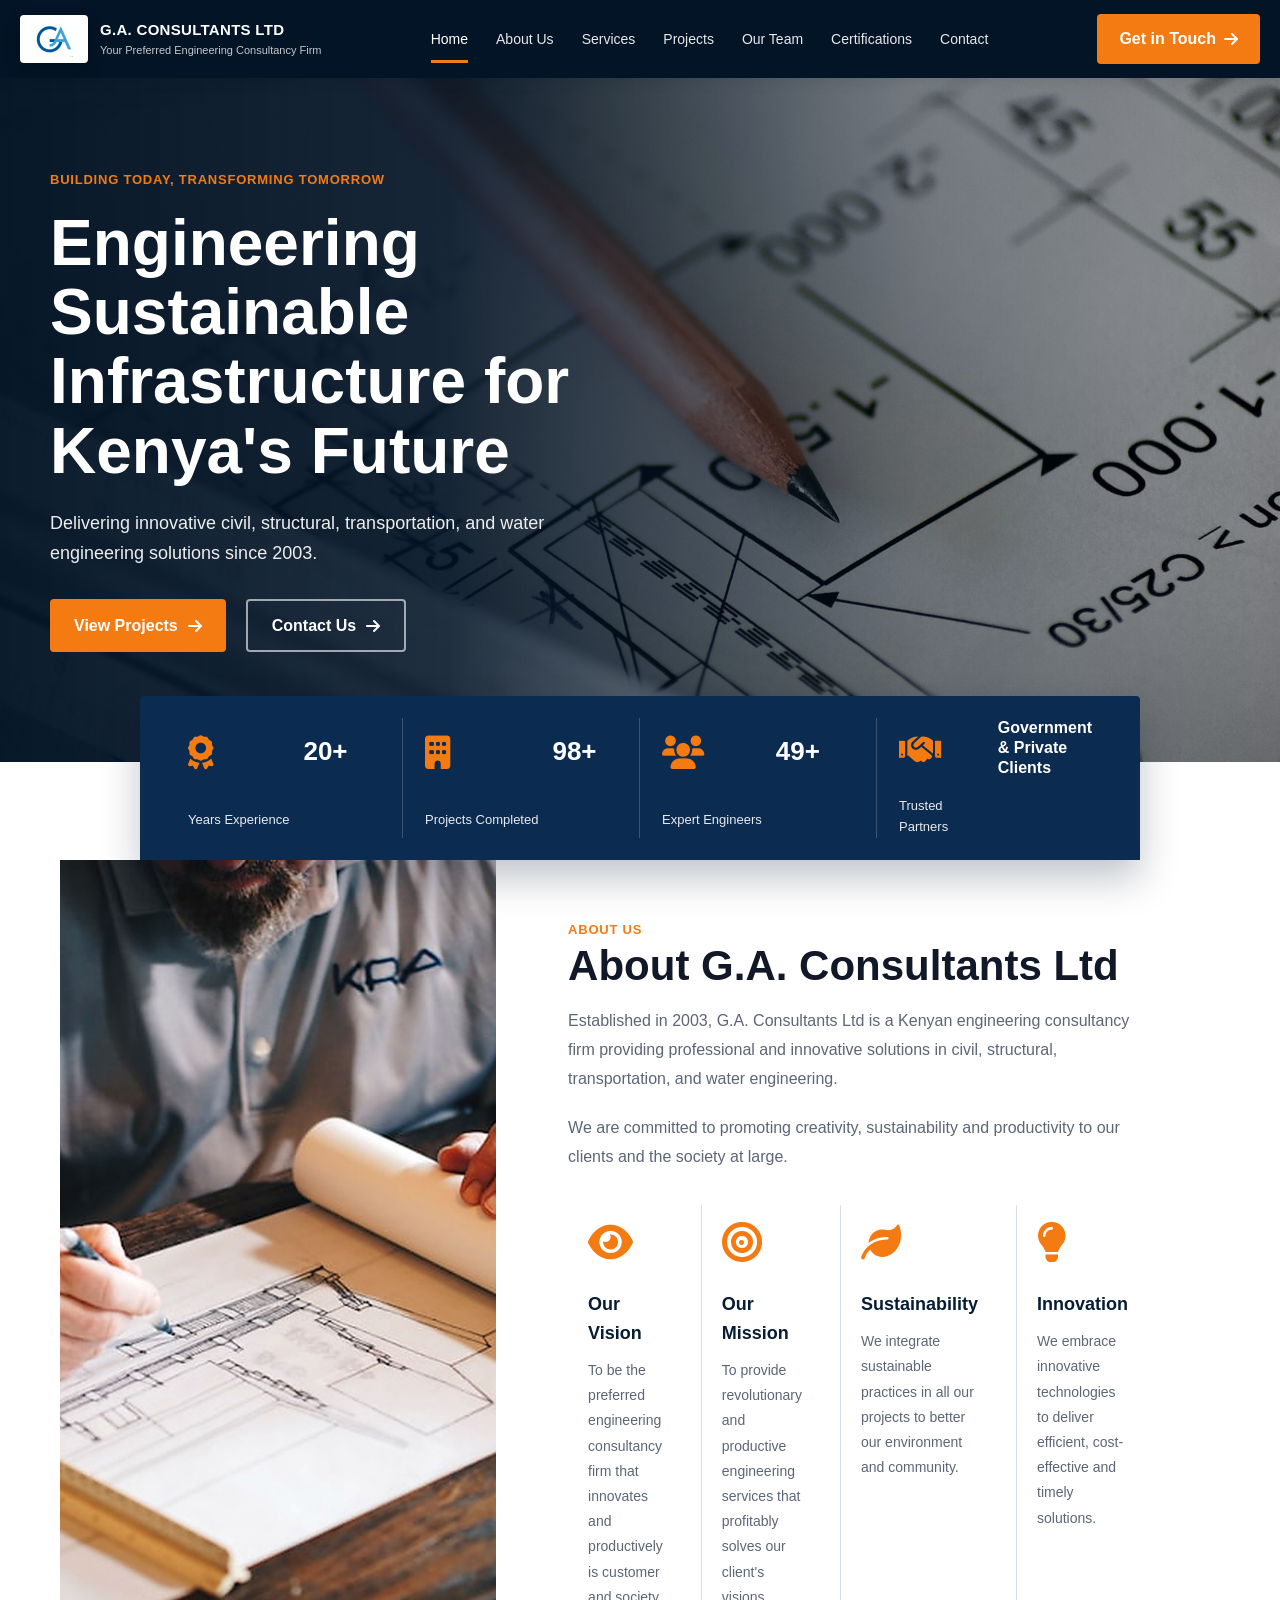
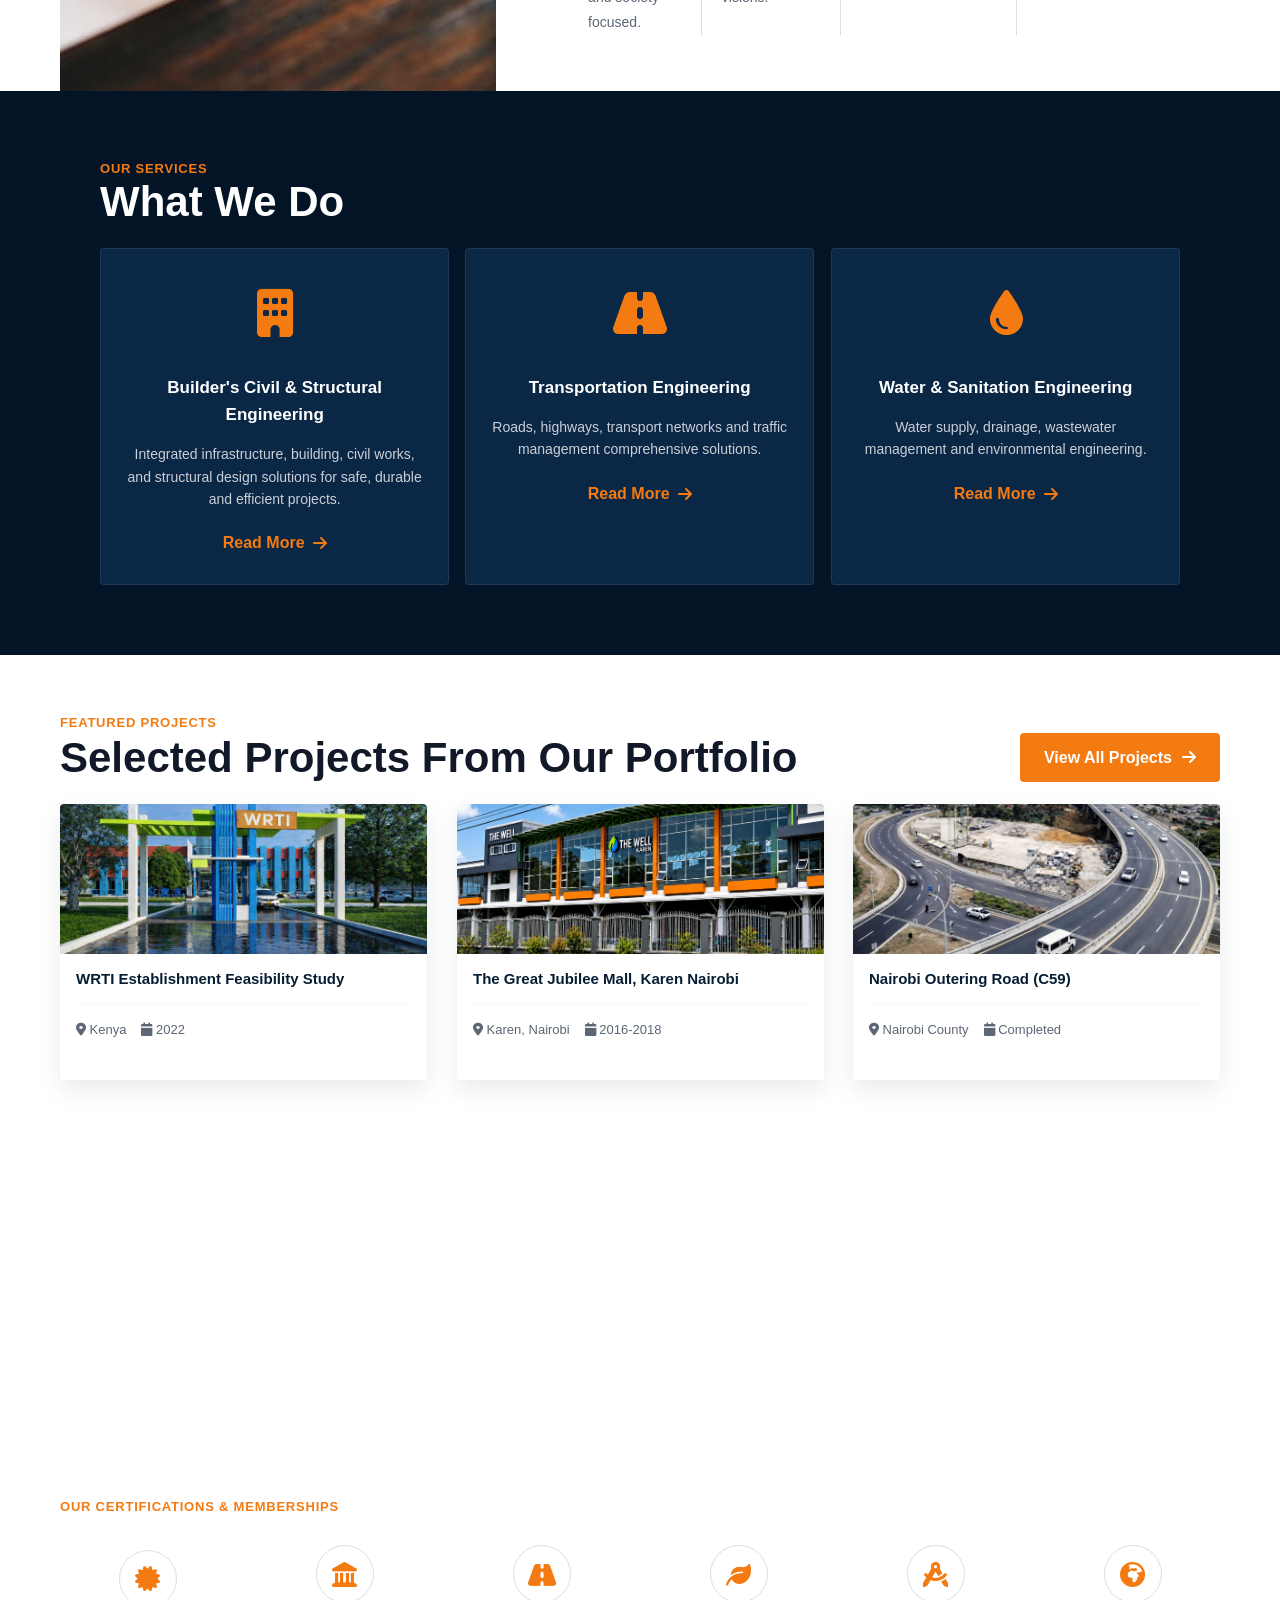
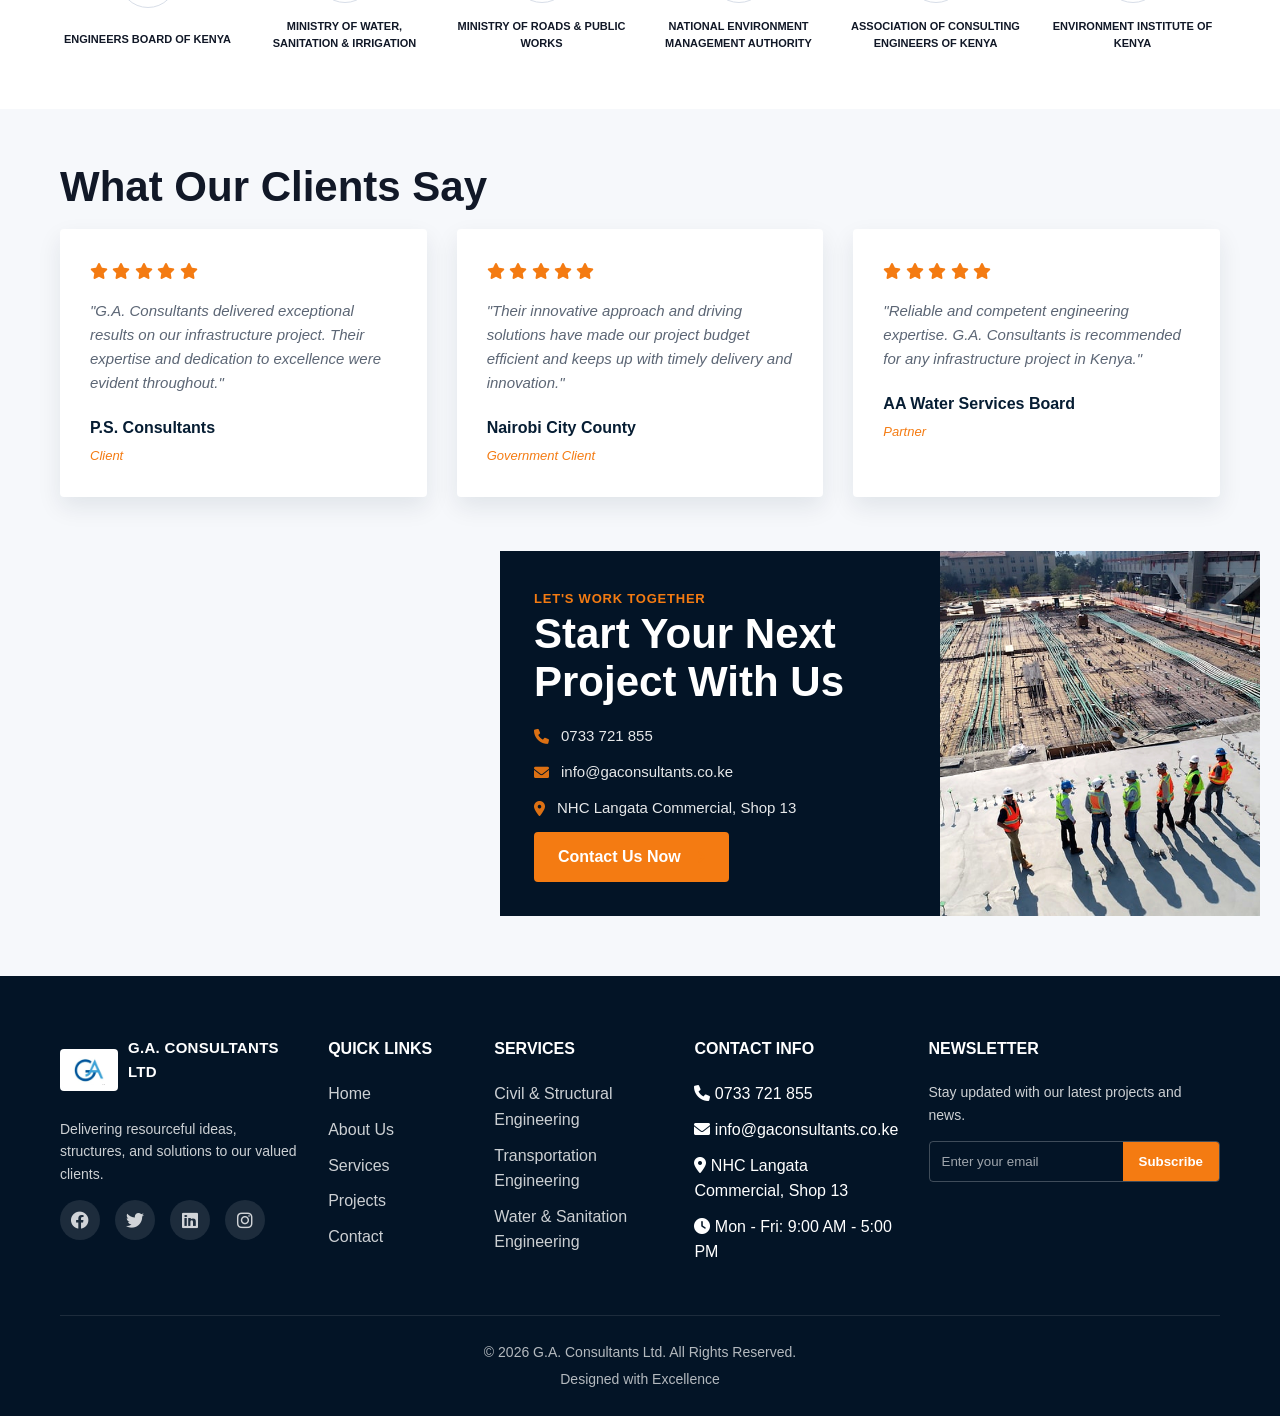
<file: index.html>
<!DOCTYPE html>
<html lang="en">
<head>
    <meta charset="UTF-8">
    <meta name="viewport" content="width=device-width, initial-scale=1.0">
    <title>G.A. Consultants Ltd - Engineering Solutions for Kenya</title>
    <link rel="icon" type="image/svg+xml" href="images/favicon.svg">
    <link rel="stylesheet" href="css/style.css">
    <link rel="stylesheet" href="https://cdnjs.cloudflare.com/ajax/libs/font-awesome/6.0.0/css/all.min.css">
</head>
<body>
    <!-- Navigation -->
    <nav class="navbar">
        <div class="container">
            <div class="logo">
                <img src="images/GA logo.jpeg" alt="G.A. Consultants Ltd logo" class="logo-mark">
                <div class="logo-info">
                    <h3>G.A. CONSULTANTS LTD</h3>
                    <p>Your Preferred Engineering Consultancy Firm</p>
                </div>
            </div>
            <ul class="nav-links">
                <li><a href="index.html" class="active">Home</a></li>
                <li><a href="about.html">About Us</a></li>
                <li><a href="services.html">Services</a></li>
                <li><a href="projects.html">Projects</a></li>
                <li><a href="team.html">Our Team</a></li>
                <li><a href="certifications.html">Certifications</a></li>
                <li><a href="contact.html">Contact</a></li>
            </ul>
            <a href="contact.html" class="cta-btn">Get in Touch <i class="fas fa-arrow-right"></i></a>
            <div class="hamburger">
                <span></span>
                <span></span>
                <span></span>
            </div>
        </div>
    </nav>

    <!-- Hero Section -->
    <section class="hero">
        <div class="hero-content">
            <span class="hero-tag">BUILDING TODAY, TRANSFORMING TOMORROW</span>
            <h1>Engineering Sustainable Infrastructure for Kenya's Future</h1>
            <p>Delivering innovative civil, structural, transportation, and water engineering solutions since 2003.</p>
            <div class="hero-buttons">
                <a href="projects.html" class="btn btn-primary">View Projects <i class="fas fa-arrow-right"></i></a>
                <a href="contact.html" class="btn btn-secondary">Contact Us <i class="fas fa-arrow-right"></i></a>
            </div>
        </div>
        <div class="hero-background"></div>
    </section>

    <!-- Stats Section -->
    <section class="stats">
        <div class="container">
            <div class="stat-card">
                <div class="stat-icon">
                    <i class="fas fa-award"></i>
                </div>
                <h3>20+</h3>
                <p>Years Experience</p>
            </div>
            <div class="stat-card">
                <div class="stat-icon">
                    <i class="fas fa-building"></i>
                </div>
                <h3>100+</h3>
                <p>Projects Completed</p>
            </div>
            <div class="stat-card">
                <div class="stat-icon">
                    <i class="fas fa-users"></i>
                </div>
                <h3>50+</h3>
                <p>Expert Engineers</p>
            </div>
            <div class="stat-card">
                <div class="stat-icon">
                    <i class="fas fa-handshake"></i>
                </div>
                <h3>Government & Private Clients</h3>
                <p>Trusted Partners</p>
            </div>
        </div>
    </section>

    <!-- About Section -->
    <section class="about" id="about">
        <div class="container">
            <div class="about-content">
                <div class="about-image" aria-label="Engineers reviewing construction drawings"></div>
                <div class="about-text">
                    <span class="section-kicker">About Us</span>
                    <h2>About G.A. Consultants Ltd</h2>
                    <p>Established in 2003, G.A. Consultants Ltd is a Kenyan engineering consultancy firm providing professional and innovative solutions in civil, structural, transportation, and water engineering.</p>
                    <p>We are committed to promoting creativity, sustainability and productivity to our clients and the society at large.</p>
                    <div class="values">
                        <div class="value-item">
                            <div class="value-icon">
                                <i class="fas fa-eye"></i>
                            </div>
                            <h4>Our Vision</h4>
                            <p>To be the preferred engineering consultancy firm that innovates and productively is customer and society focused.</p>
                        </div>
                        <div class="value-item">
                            <div class="value-icon">
                                <i class="fas fa-bullseye"></i>
                            </div>
                            <h4>Our Mission</h4>
                            <p>To provide revolutionary and productive engineering services that profitably solves our client's visions.</p>
                        </div>
                        <div class="value-item">
                            <div class="value-icon">
                                <i class="fas fa-leaf"></i>
                            </div>
                            <h4>Sustainability</h4>
                            <p>We integrate sustainable practices in all our projects to better our environment and community.</p>
                        </div>
                        <div class="value-item">
                            <div class="value-icon">
                                <i class="fas fa-lightbulb"></i>
                            </div>
                            <h4>Innovation</h4>
                            <p>We embrace innovative technologies to deliver efficient, cost-effective and timely solutions.</p>
                        </div>
                    </div>
                </div>
            </div>
        </div>
    </section>

    <!-- Services Section -->
    <section class="services" id="services">
        <div class="container">
            <span class="section-kicker">Our Services</span>
            <h2>What We Do</h2>
            <div class="services-grid">
                <div class="service-card">
                    <div class="service-icon">
                        <i class="fas fa-building"></i>
                    </div>
                    <h3>Builder's Civil & Structural Engineering</h3>
                    <p>Integrated infrastructure, building, civil works, and structural design solutions for safe, durable and efficient projects.</p>
                    <a href="services.html" class="service-link">Read More <i class="fas fa-arrow-right"></i></a>
                </div>
                <div class="service-card">
                    <div class="service-icon">
                        <i class="fas fa-road"></i>
                    </div>
                    <h3>Transportation Engineering</h3>
                    <p>Roads, highways, transport networks and traffic management comprehensive solutions.</p>
                    <a href="services.html" class="service-link">Read More <i class="fas fa-arrow-right"></i></a>
                </div>
                <div class="service-card">
                    <div class="service-icon">
                        <i class="fas fa-droplet"></i>
                    </div>
                    <h3>Water & Sanitation Engineering</h3>
                    <p>Water supply, drainage, wastewater management and environmental engineering.</p>
                    <a href="services.html" class="service-link">Read More <i class="fas fa-arrow-right"></i></a>
                </div>
            </div>
        </div>
    </section>

    <!-- Featured Projects Section -->
    <section class="featured-projects">
        <div class="container">
            <div class="section-heading-row">
                <div>
                    <span class="section-kicker">Featured Projects</span>
                    <h2>Selected Projects From Our Portfolio</h2>
                </div>
                <a href="projects.html" class="btn btn-primary">View All Projects <i class="fas fa-arrow-right"></i></a>
            </div>
            <div class="projects-grid">
                <div class="project-card">
                    <div class="project-image" style="background-image: url('images/project-highway.png')"></div>
                    <div class="project-info">
                        <h3>WRTI Establishment Feasibility Study</h3>
                        <div class="project-details">
                            <span><i class="fas fa-map-marker-alt"></i> Kenya</span>
                            <span><i class="fas fa-calendar"></i> 2022</span>
                        </div>
                    </div>
                </div>
                <div class="project-card">
                    <div class="project-image" style="background-image: url('images/project-office.jpg')"></div>
                    <div class="project-info">
                        <h3>The Great Jubilee Mall, Karen Nairobi</h3>
                        <div class="project-details">
                            <span><i class="fas fa-map-marker-alt"></i> Karen, Nairobi</span>
                            <span><i class="fas fa-calendar"></i> 2016-2018</span>
                        </div>
                    </div>
                </div>
                <div class="project-card">
                    <div class="project-image" style="background-image: url('images/project-bridge.jpg')"></div>
                    <div class="project-info">
                        <h3>Nairobi Outering Road (C59)</h3>
                        <div class="project-details">
                            <span><i class="fas fa-map-marker-alt"></i> Nairobi County</span>
                            <span><i class="fas fa-calendar"></i> Completed</span>
                        </div>
                    </div>
                </div>
                <div class="project-card">
                    <div class="project-image" style="background-image: url('images/project-water-treatment.jpg')"></div>
                    <div class="project-info">
                        <h3>Kwanza & Kapenguria Water Supply Works</h3>
                        <div class="project-details">
                            <span><i class="fas fa-map-marker-alt"></i> Trans Nzoia & Kapenguria</span>
                            <span><i class="fas fa-calendar"></i> 2015-2019</span>
                        </div>
                    </div>
                </div>
            </div>
        </div>
    </section>

    <!-- Certifications Section -->
    <section class="home-certifications">
        <div class="container">
            <span class="section-kicker">Our Certifications & Memberships</span>
            <div class="cert-strip">
                <div class="cert-mini"><i class="fas fa-certificate"></i><span>Engineers Board of Kenya</span></div>
                <div class="cert-mini"><i class="fas fa-landmark"></i><span>Ministry of Water, Sanitation & Irrigation</span></div>
                <div class="cert-mini"><i class="fas fa-road"></i><span>Ministry of Roads & Public Works</span></div>
                <div class="cert-mini"><i class="fas fa-leaf"></i><span>National Environment Management Authority</span></div>
                <div class="cert-mini"><i class="fas fa-drafting-compass"></i><span>Association of Consulting Engineers of Kenya</span></div>
                <div class="cert-mini"><i class="fas fa-globe-africa"></i><span>Environment Institute of Kenya</span></div>
            </div>
        </div>
    </section>

    <!-- Testimonials Section -->
    <section class="testimonials">
        <div class="container">
            <h2>What Our Clients Say</h2>
            <div class="testimonials-grid">
                <div class="testimonial-card">
                    <div class="stars">
                        <i class="fas fa-star"></i>
                        <i class="fas fa-star"></i>
                        <i class="fas fa-star"></i>
                        <i class="fas fa-star"></i>
                        <i class="fas fa-star"></i>
                    </div>
                    <p>"G.A. Consultants delivered exceptional results on our infrastructure project. Their expertise and dedication to excellence were evident throughout."</p>
                    <div class="testimonial-author">
                        <h4>P.S. Consultants</h4>
                        <p>Client</p>
                    </div>
                </div>
                <div class="testimonial-card">
                    <div class="stars">
                        <i class="fas fa-star"></i>
                        <i class="fas fa-star"></i>
                        <i class="fas fa-star"></i>
                        <i class="fas fa-star"></i>
                        <i class="fas fa-star"></i>
                    </div>
                    <p>"Their innovative approach and driving solutions have made our project budget efficient and keeps up with timely delivery and innovation."</p>
                    <div class="testimonial-author">
                        <h4>Nairobi City County</h4>
                        <p>Government Client</p>
                    </div>
                </div>
                <div class="testimonial-card">
                    <div class="stars">
                        <i class="fas fa-star"></i>
                        <i class="fas fa-star"></i>
                        <i class="fas fa-star"></i>
                        <i class="fas fa-star"></i>
                        <i class="fas fa-star"></i>
                    </div>
                    <p>"Reliable and competent engineering expertise. G.A. Consultants is recommended for any infrastructure project in Kenya."</p>
                    <div class="testimonial-author">
                        <h4>AA Water Services Board</h4>
                        <p>Partner</p>
                    </div>
                </div>
            </div>
        </div>
    </section>

    <!-- CTA Section -->
    <section class="cta-section home-contact-panel">
        <div class="container">
            <div class="cta-copy">
                <span class="section-kicker">Let's Work Together</span>
                <h2>Start Your Next Project With Us</h2>
                <p><i class="fas fa-phone"></i> 0733 721 855</p>
                <p><i class="fas fa-envelope"></i> info@gaconsultants.co.ke</p>
                <p><i class="fas fa-map-marker-alt"></i> NHC Langata Commercial, Shop 13</p>
                <a href="contact.html" class="btn btn-primary">Contact Us Now <i class="fas fa-arrow-right"></i></a>
            </div>
            <div class="cta-image" aria-label="Engineers on site"></div>
        </div>
    </section>

    <!-- Footer -->
    <footer class="footer">
        <div class="container">
            <div class="footer-content">
                <div class="footer-section">
                    <div class="footer-brand">
                        <img src="images/GA logo.jpeg" alt="G.A. Consultants Ltd logo" class="logo-mark footer-logo">
                        <h3>G.A. CONSULTANTS LTD</h3>
                    </div>
                    <p>Delivering resourceful ideas, structures, and solutions to our valued clients.</p>
                    <div class="social-links">
                        <a href="#"><i class="fab fa-facebook"></i></a>
                        <a href="#"><i class="fab fa-twitter"></i></a>
                        <a href="#"><i class="fab fa-linkedin"></i></a>
                        <a href="#"><i class="fab fa-instagram"></i></a>
                    </div>
                </div>
                <div class="footer-section">
                    <h4>QUICK LINKS</h4>
                    <ul>
                        <li><a href="index.html">Home</a></li>
                        <li><a href="about.html">About Us</a></li>
                        <li><a href="services.html">Services</a></li>
                        <li><a href="projects.html">Projects</a></li>
                        <li><a href="contact.html">Contact</a></li>
                    </ul>
                </div>
                <div class="footer-section">
                    <h4>SERVICES</h4>
                    <ul>
                        <li><a href="services.html">Civil & Structural Engineering</a></li>
                        <li><a href="services.html">Transportation Engineering</a></li>
                        <li><a href="services.html">Water & Sanitation Engineering</a></li>
                    </ul>
                </div>
                <div class="footer-section">
                    <h4>CONTACT INFO</h4>
                    <ul>
                        <li><i class="fas fa-phone"></i> 0733 721 855</li>
                        <li><i class="fas fa-envelope"></i> info@gaconsultants.co.ke</li>
                        <li><i class="fas fa-map-marker-alt"></i> NHC Langata Commercial, Shop 13</li>
                        <li><i class="fas fa-clock"></i> Mon - Fri: 9:00 AM - 5:00 PM</li>
                    </ul>
                </div>
                <div class="footer-section newsletter">
                    <h4>NEWSLETTER</h4>
                    <p>Stay updated with our latest projects and news.</p>
                    <form>
                        <input type="email" aria-label="Newsletter email" placeholder="Enter your email">
                        <button type="submit">Subscribe</button>
                    </form>
                </div>
            </div>
            <div class="footer-bottom">
                <p>&copy; 2026 G.A. Consultants Ltd. All Rights Reserved.</p>
                <p>Designed with Excellence</p>
            </div>
        </div>
    </footer>

    <script src="js/script.js"></script>
</body>
</html>
</file>
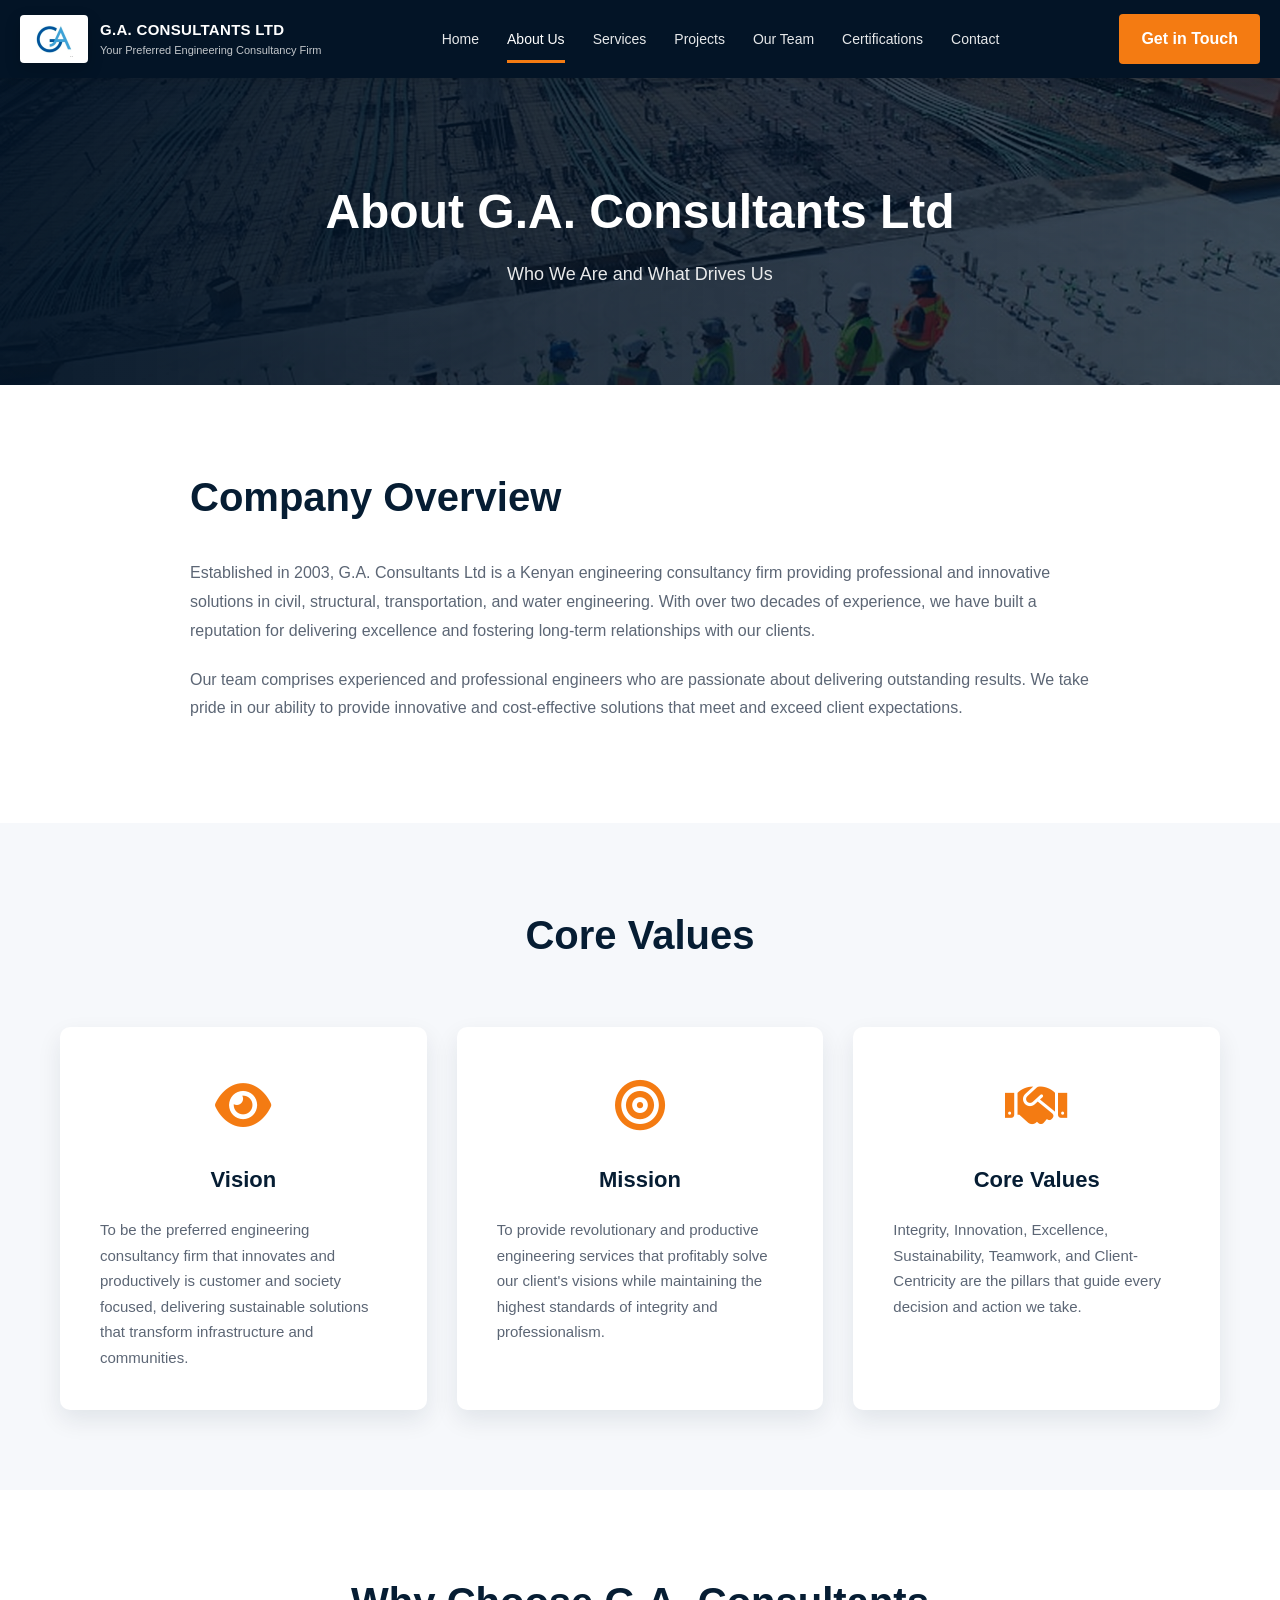
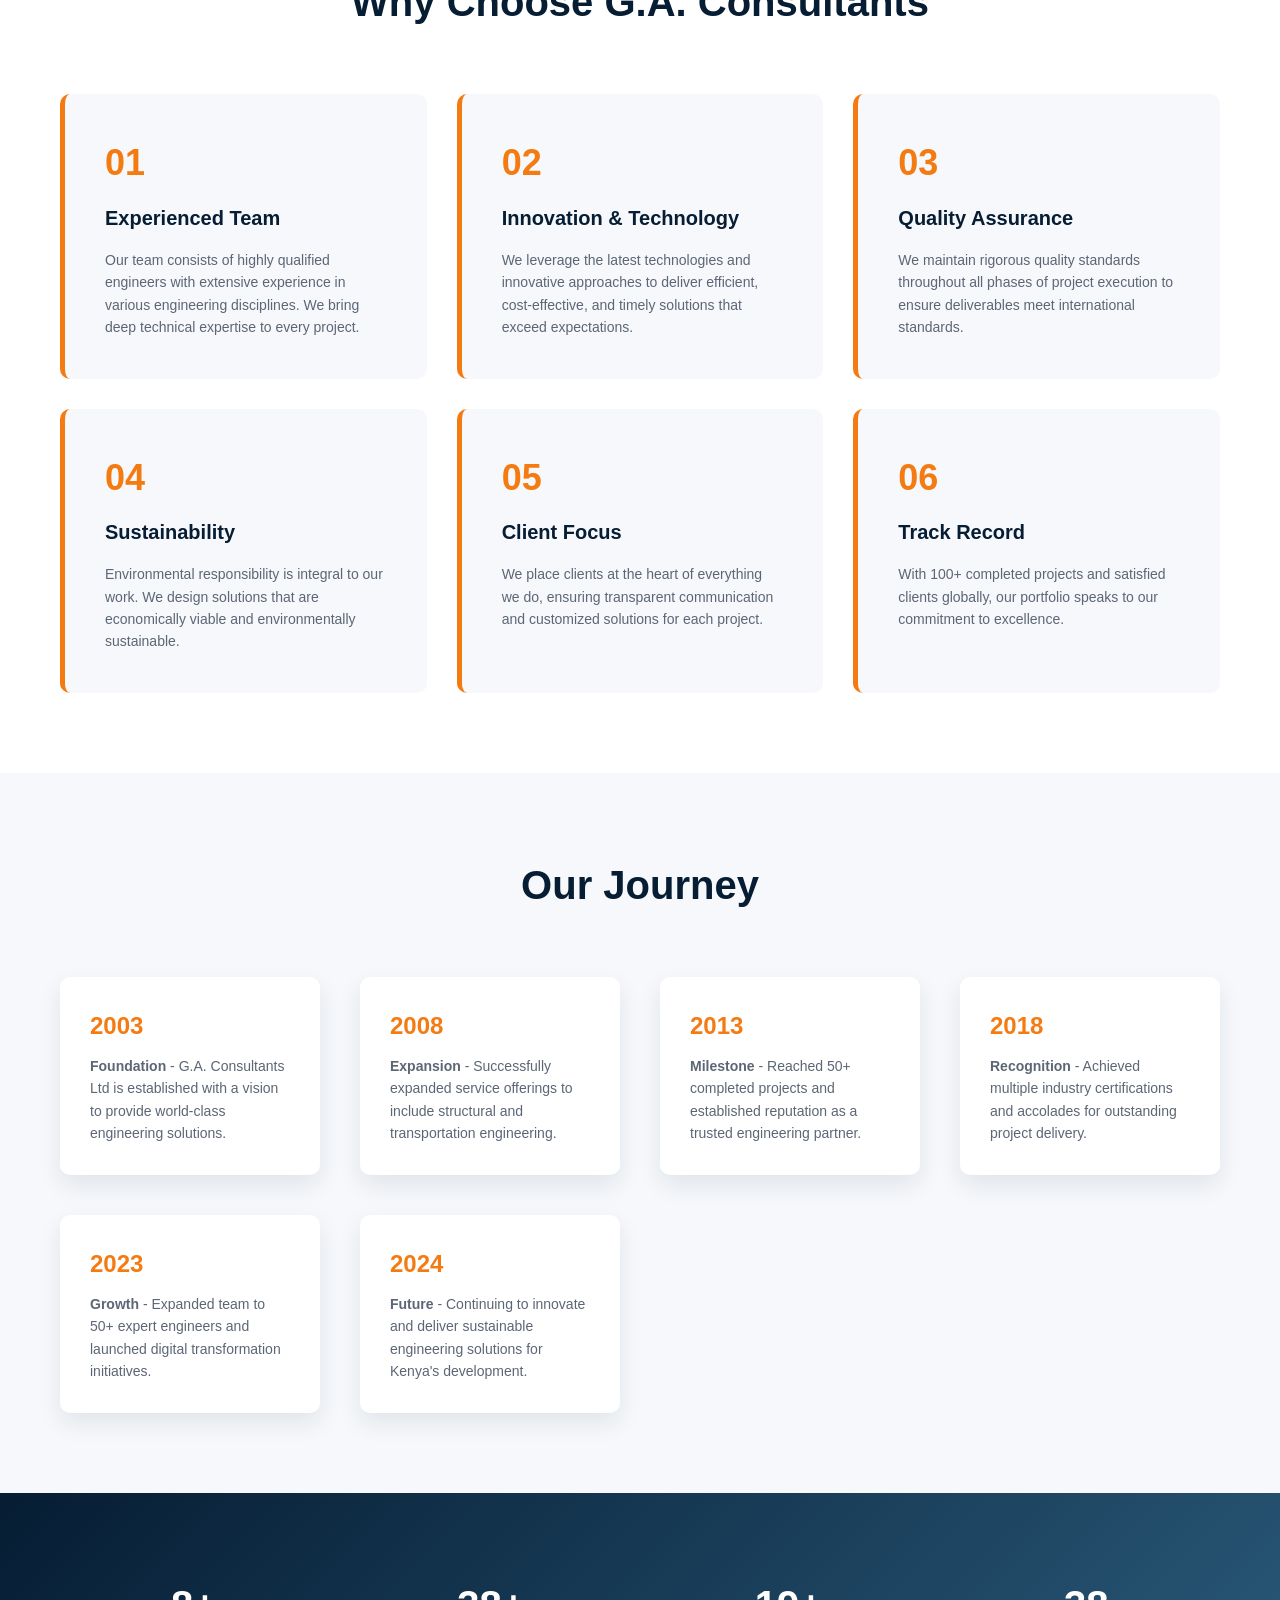
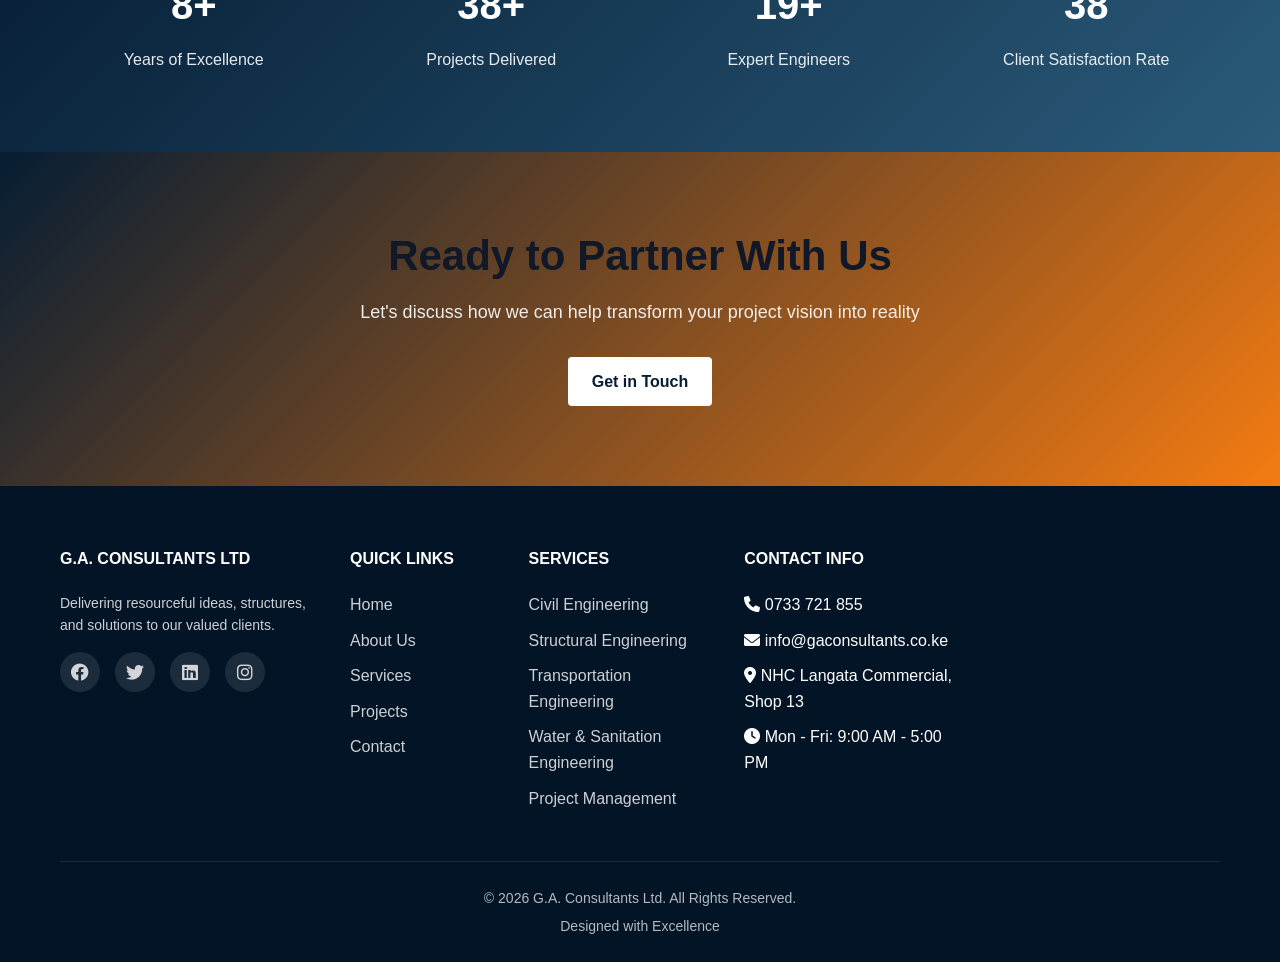
<file: about.html>
<!DOCTYPE html>
<html lang="en">
<head>
    <meta charset="UTF-8">
    <meta name="viewport" content="width=device-width, initial-scale=1.0">
    <title>About Us - G.A. Consultants Ltd</title>
    <link rel="icon" type="image/svg+xml" href="images/favicon.svg">
    <link rel="stylesheet" href="css/style.css">
    <link rel="stylesheet" href="https://cdnjs.cloudflare.com/ajax/libs/font-awesome/6.0.0/css/all.min.css">
</head>
<body>
    <!-- Navigation -->
    <nav class="navbar">
        <div class="container">
            <div class="logo">
                <img src="images/GA logo.jpeg" alt="G.A. Consultants Ltd logo" class="logo-mark">
                <div class="logo-info">
                    <h3>G.A. CONSULTANTS LTD</h3>
                    <p>Your Preferred Engineering Consultancy Firm</p>
                </div>
            </div>
            <ul class="nav-links">
                <li><a href="index.html">Home</a></li>
                <li><a href="about.html" class="active">About Us</a></li>
                <li><a href="services.html">Services</a></li>
                <li><a href="projects.html">Projects</a></li>
                <li><a href="team.html">Our Team</a></li>
                <li><a href="certifications.html">Certifications</a></li>
                <li><a href="contact.html">Contact</a></li>
            </ul>
            <a href="contact.html" class="cta-btn">Get in Touch</a>
            <div class="hamburger">
                <span></span>
                <span></span>
                <span></span>
            </div>
        </div>
    </nav>

    <!-- Page Header -->
    <section class="page-header">
        <div class="container">
            <h1>About G.A. Consultants Ltd</h1>
            <p>Who We Are and What Drives Us</p>
        </div>
    </section>

    <!-- Main About Content -->
    <section class="about-main">
        <div class="container">
            <div class="about-intro">
                <h2>Company Overview</h2>
                <p>Established in 2003, G.A. Consultants Ltd is a Kenyan engineering consultancy firm providing professional and innovative solutions in civil, structural, transportation, and water engineering. With over two decades of experience, we have built a reputation for delivering excellence and fostering long-term relationships with our clients.</p>
                <p>Our team comprises experienced and professional engineers who are passionate about delivering outstanding results. We take pride in our ability to provide innovative and cost-effective solutions that meet and exceed client expectations.</p>
            </div>
        </div>
    </section>

    <!-- Core Values -->
    <section class="core-values">
        <div class="container">
            <h2>Core Values</h2>
            <div class="values-grid">
                <div class="value-box">
                    <div class="value-header">
                        <div class="value-icon-large">
                            <i class="fas fa-eye"></i>
                        </div>
                        <h3>Vision</h3>
                    </div>
                    <p>To be the preferred engineering consultancy firm that innovates and productively is customer and society focused, delivering sustainable solutions that transform infrastructure and communities.</p>
                </div>
                <div class="value-box">
                    <div class="value-header">
                        <div class="value-icon-large">
                            <i class="fas fa-bullseye"></i>
                        </div>
                        <h3>Mission</h3>
                    </div>
                    <p>To provide revolutionary and productive engineering services that profitably solve our client's visions while maintaining the highest standards of integrity and professionalism.</p>
                </div>
                <div class="value-box">
                    <div class="value-header">
                        <div class="value-icon-large">
                            <i class="fas fa-handshake"></i>
                        </div>
                        <h3>Core Values</h3>
                    </div>
                    <p>Integrity, Innovation, Excellence, Sustainability, Teamwork, and Client-Centricity are the pillars that guide every decision and action we take.</p>
                </div>
            </div>
        </div>
    </section>

    <!-- Why Choose Us -->
    <section class="why-choose">
        <div class="container">
            <h2>Why Choose G.A. Consultants</h2>
            <div class="reasons-grid">
                <div class="reason-card">
                    <div class="reason-number">01</div>
                    <h3>Experienced Team</h3>
                    <p>Our team consists of highly qualified engineers with extensive experience in various engineering disciplines. We bring deep technical expertise to every project.</p>
                </div>
                <div class="reason-card">
                    <div class="reason-number">02</div>
                    <h3>Innovation & Technology</h3>
                    <p>We leverage the latest technologies and innovative approaches to deliver efficient, cost-effective, and timely solutions that exceed expectations.</p>
                </div>
                <div class="reason-card">
                    <div class="reason-number">03</div>
                    <h3>Quality Assurance</h3>
                    <p>We maintain rigorous quality standards throughout all phases of project execution to ensure deliverables meet international standards.</p>
                </div>
                <div class="reason-card">
                    <div class="reason-number">04</div>
                    <h3>Sustainability</h3>
                    <p>Environmental responsibility is integral to our work. We design solutions that are economically viable and environmentally sustainable.</p>
                </div>
                <div class="reason-card">
                    <div class="reason-number">05</div>
                    <h3>Client Focus</h3>
                    <p>We place clients at the heart of everything we do, ensuring transparent communication and customized solutions for each project.</p>
                </div>
                <div class="reason-card">
                    <div class="reason-number">06</div>
                    <h3>Track Record</h3>
                    <p>With 100+ completed projects and satisfied clients globally, our portfolio speaks to our commitment to excellence.</p>
                </div>
            </div>
        </div>
    </section>

    <!-- Company Timeline -->
    <section class="timeline">
        <div class="container">
            <h2>Our Journey</h2>
            <div class="timeline-items">
                <div class="timeline-item">
                    <div class="timeline-content">
                        <h3>2003</h3>
                        <p><strong>Foundation</strong> - G.A. Consultants Ltd is established with a vision to provide world-class engineering solutions.</p>
                    </div>
                </div>
                <div class="timeline-item">
                    <div class="timeline-content">
                        <h3>2008</h3>
                        <p><strong>Expansion</strong> - Successfully expanded service offerings to include structural and transportation engineering.</p>
                    </div>
                </div>
                <div class="timeline-item">
                    <div class="timeline-content">
                        <h3>2013</h3>
                        <p><strong>Milestone</strong> - Reached 50+ completed projects and established reputation as a trusted engineering partner.</p>
                    </div>
                </div>
                <div class="timeline-item">
                    <div class="timeline-content">
                        <h3>2018</h3>
                        <p><strong>Recognition</strong> - Achieved multiple industry certifications and accolades for outstanding project delivery.</p>
                    </div>
                </div>
                <div class="timeline-item">
                    <div class="timeline-content">
                        <h3>2023</h3>
                        <p><strong>Growth</strong> - Expanded team to 50+ expert engineers and launched digital transformation initiatives.</p>
                    </div>
                </div>
                <div class="timeline-item">
                    <div class="timeline-content">
                        <h3>2024</h3>
                        <p><strong>Future</strong> - Continuing to innovate and deliver sustainable engineering solutions for Kenya's development.</p>
                    </div>
                </div>
            </div>
        </div>
    </section>

    <!-- Statistics -->
    <section class="statistics">
        <div class="container">
            <div class="stat-item">
                <h3>20+</h3>
                <p>Years of Excellence</p>
            </div>
            <div class="stat-item">
                <h3>100+</h3>
                <p>Projects Delivered</p>
            </div>
            <div class="stat-item">
                <h3>50+</h3>
                <p>Expert Engineers</p>
            </div>
            <div class="stat-item">
                <h3>98%</h3>
                <p>Client Satisfaction Rate</p>
            </div>
        </div>
    </section>

    <!-- CTA Section -->
    <section class="cta-section">
        <div class="container">
            <h2>Ready to Partner With Us</h2>
            <p>Let's discuss how we can help transform your project vision into reality</p>
            <a href="contact.html" class="btn btn-light">Get in Touch</a>
        </div>
    </section>

    <!-- Footer -->
    <footer class="footer">
        <div class="container">
            <div class="footer-content">
                <div class="footer-section">
                    <h3>G.A. CONSULTANTS LTD</h3>
                    <p>Delivering resourceful ideas, structures, and solutions to our valued clients.</p>
                    <div class="social-links">
                        <a href="#"><i class="fab fa-facebook"></i></a>
                        <a href="#"><i class="fab fa-twitter"></i></a>
                        <a href="#"><i class="fab fa-linkedin"></i></a>
                        <a href="#"><i class="fab fa-instagram"></i></a>
                    </div>
                </div>
                <div class="footer-section">
                    <h4>QUICK LINKS</h4>
                    <ul>
                        <li><a href="index.html">Home</a></li>
                        <li><a href="about.html">About Us</a></li>
                        <li><a href="services.html">Services</a></li>
                        <li><a href="projects.html">Projects</a></li>
                        <li><a href="contact.html">Contact</a></li>
                    </ul>
                </div>
                <div class="footer-section">
                    <h4>SERVICES</h4>
                    <ul>
                        <li><a href="services.html">Civil Engineering</a></li>
                        <li><a href="services.html">Structural Engineering</a></li>
                        <li><a href="services.html">Transportation Engineering</a></li>
                        <li><a href="services.html">Water & Sanitation Engineering</a></li>
                        <li><a href="services.html">Project Management</a></li>
                    </ul>
                </div>
                <div class="footer-section">
                    <h4>CONTACT INFO</h4>
                    <ul>
                        <li><i class="fas fa-phone"></i> 0733 721 855</li>
                        <li><i class="fas fa-envelope"></i> info@gaconsultants.co.ke</li>
                        <li><i class="fas fa-map-marker-alt"></i> NHC Langata Commercial, Shop 13</li>
                        <li><i class="fas fa-clock"></i> Mon - Fri: 9:00 AM - 5:00 PM</li>
                    </ul>
                </div>
            </div>
            <div class="footer-bottom">
                <p>&copy; 2026 G.A. Consultants Ltd. All Rights Reserved.</p>
                <p>Designed with Excellence</p>
            </div>
        </div>
    </footer>

    <script src="js/script.js"></script>
</body>
</html>
</file>
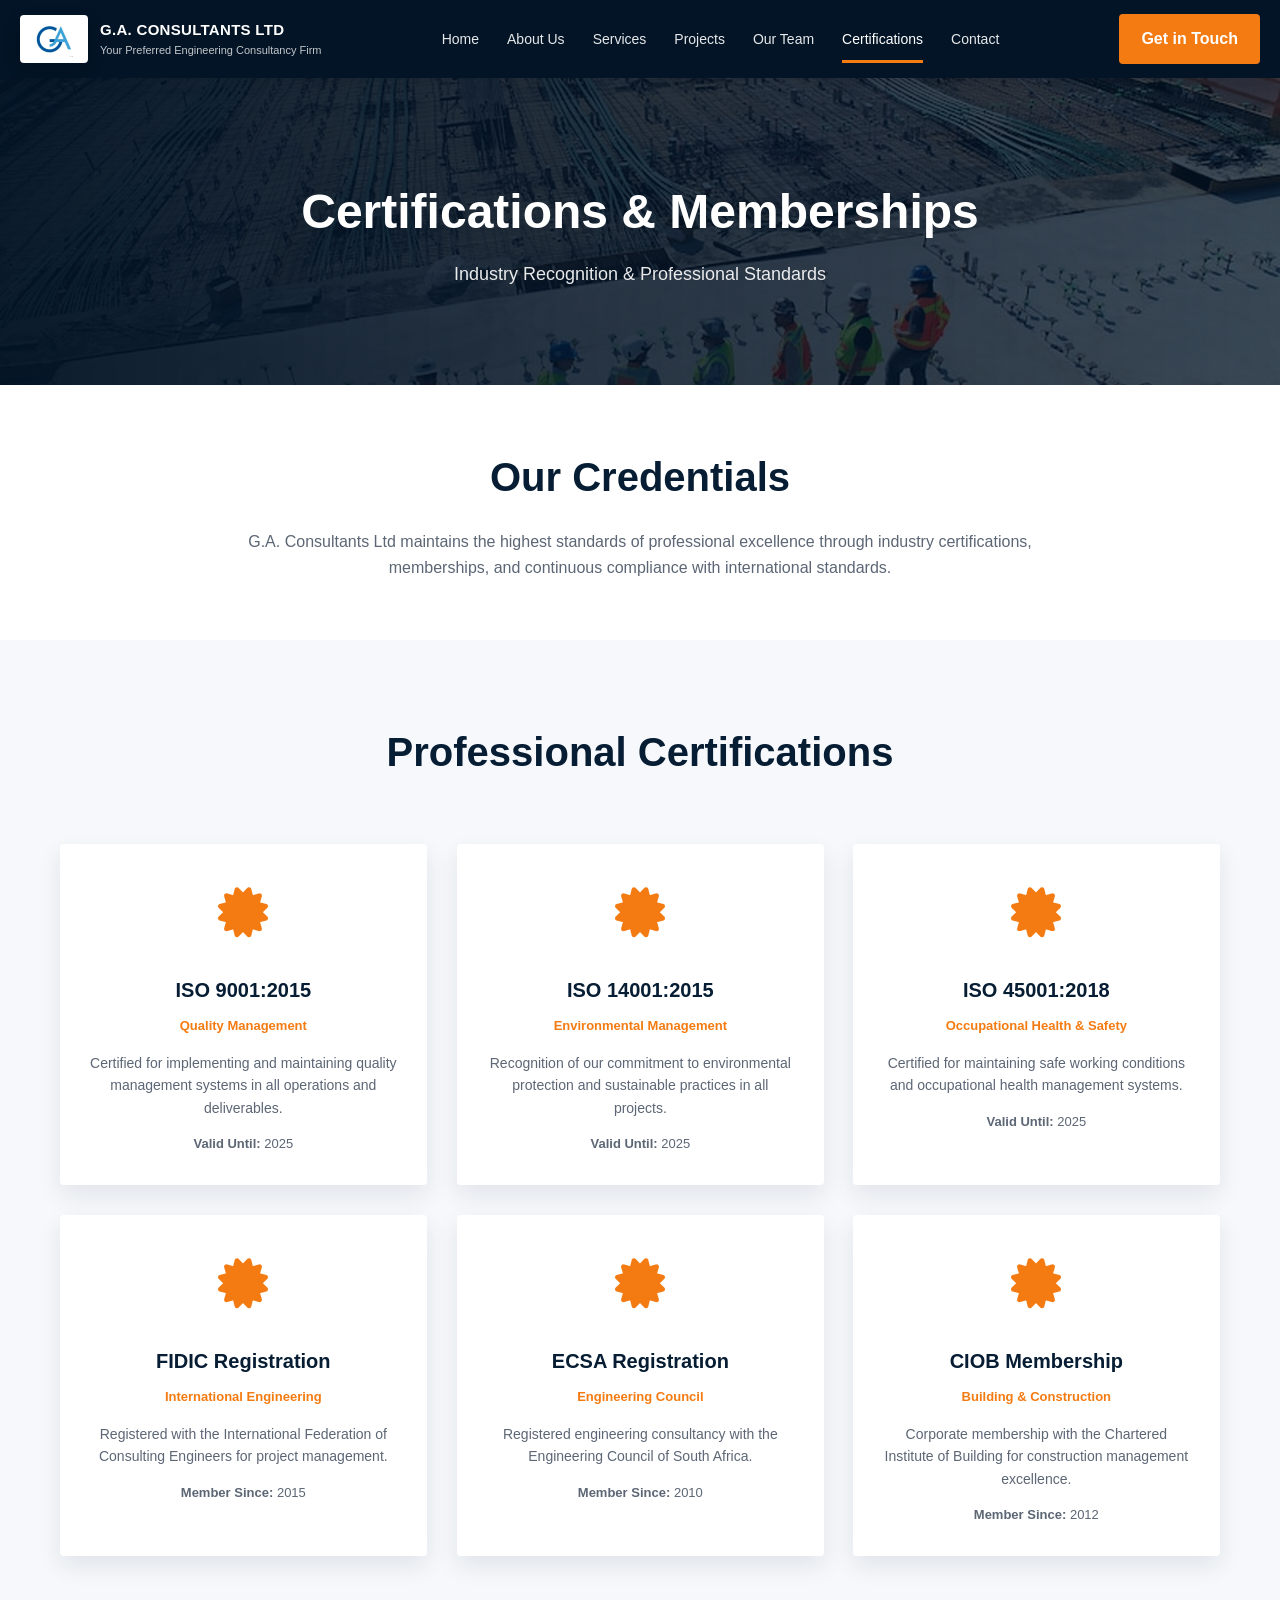
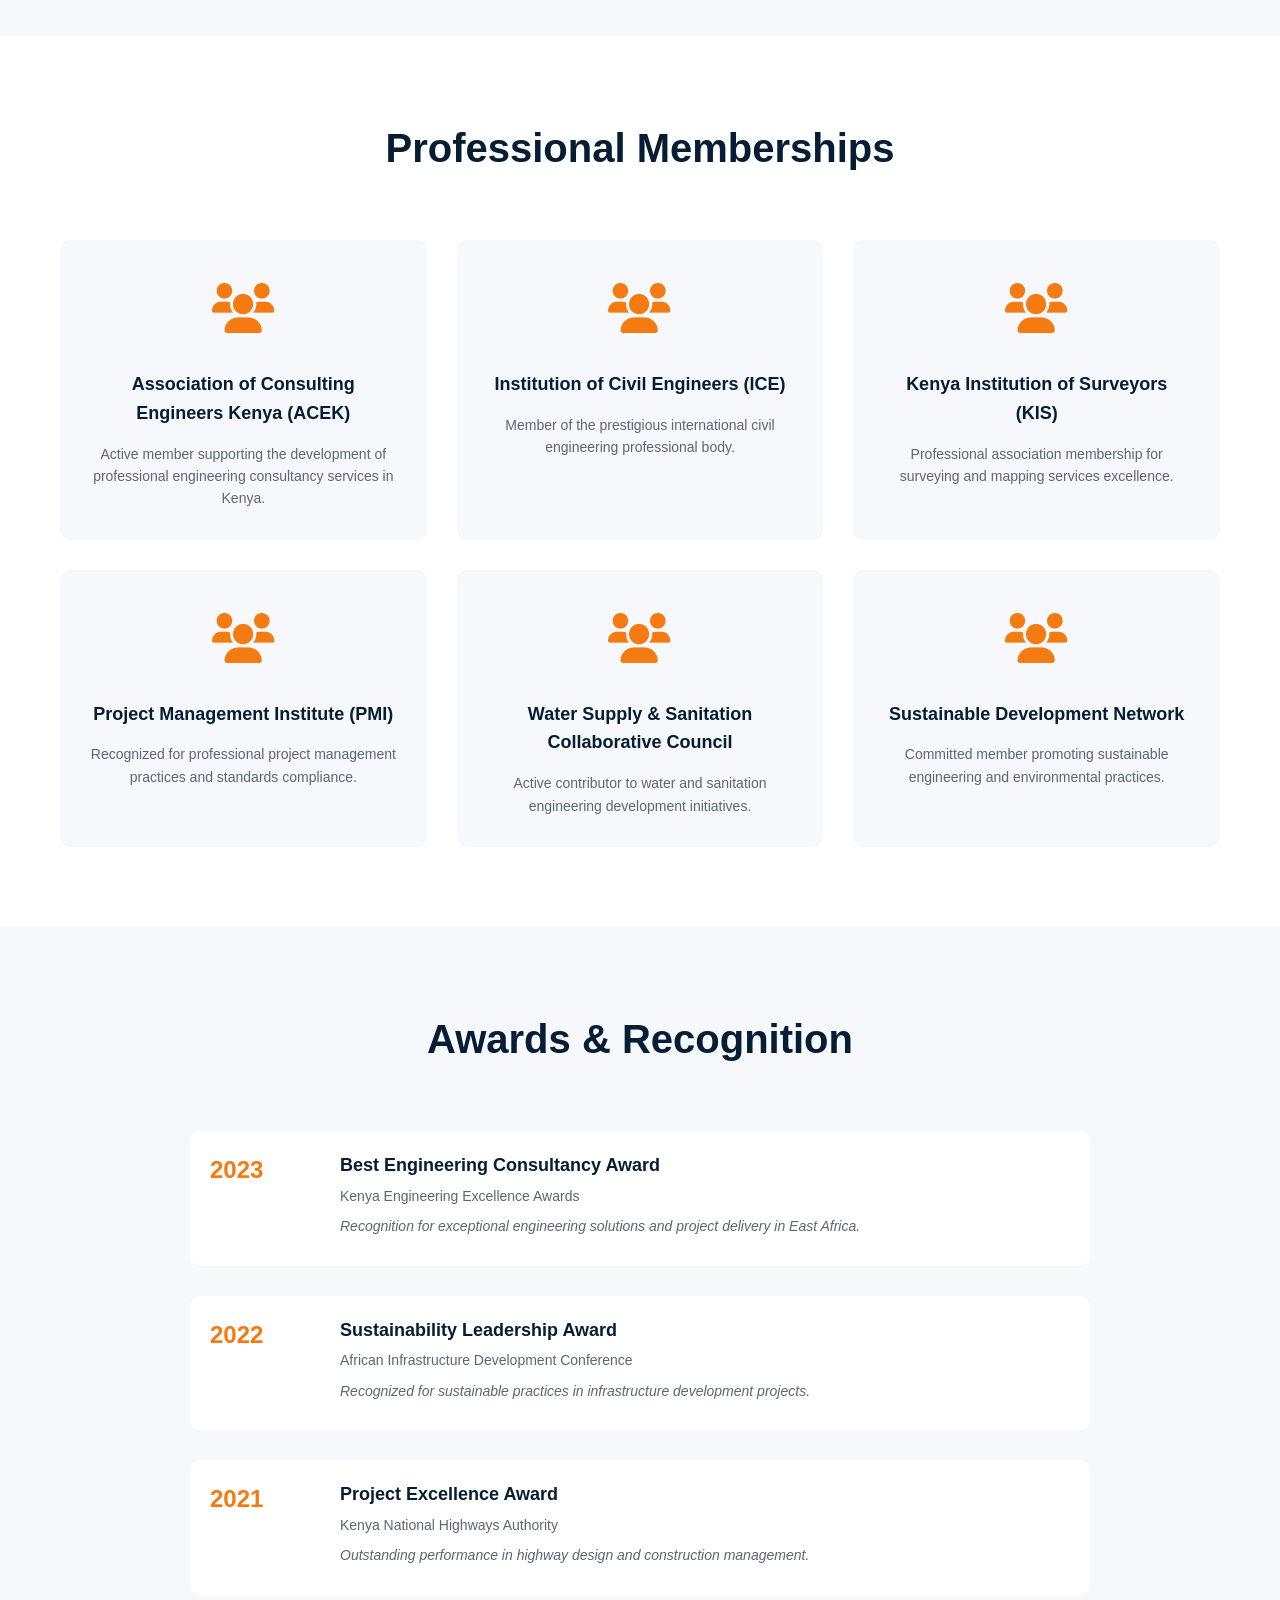
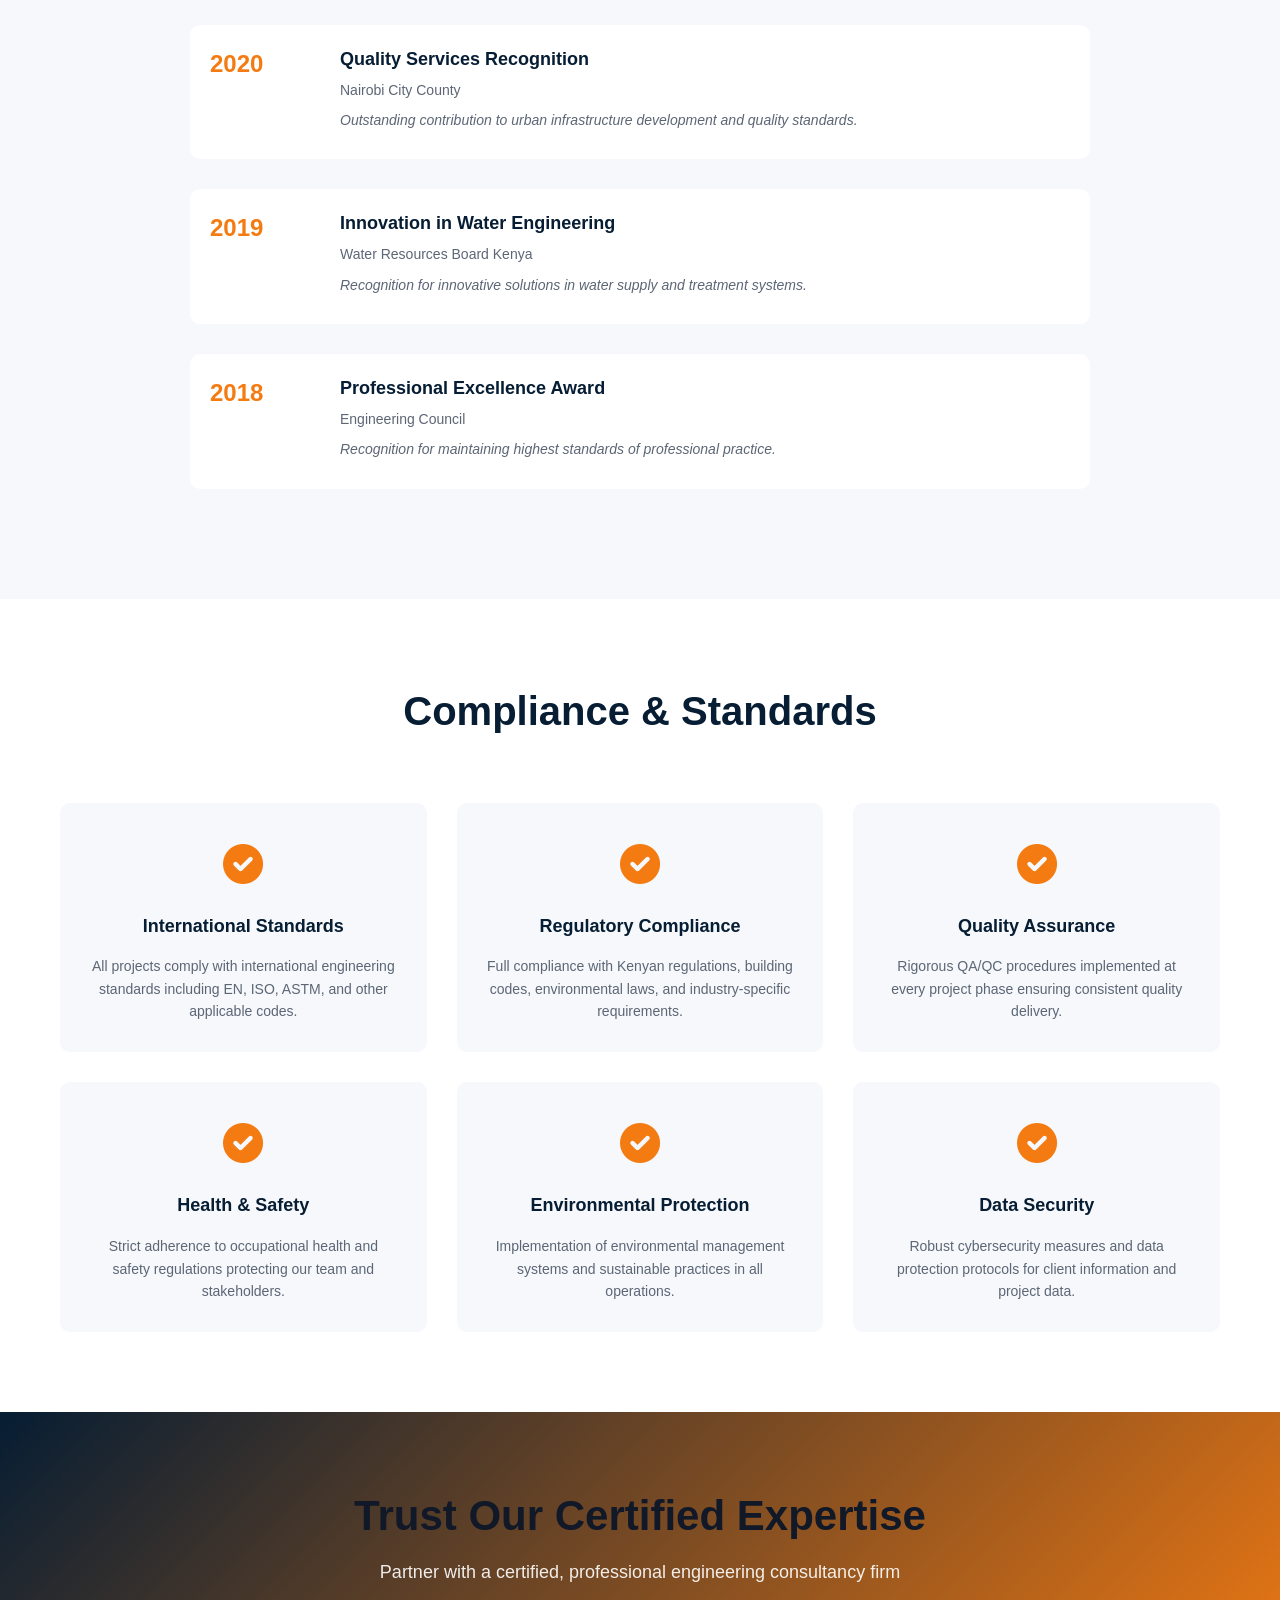
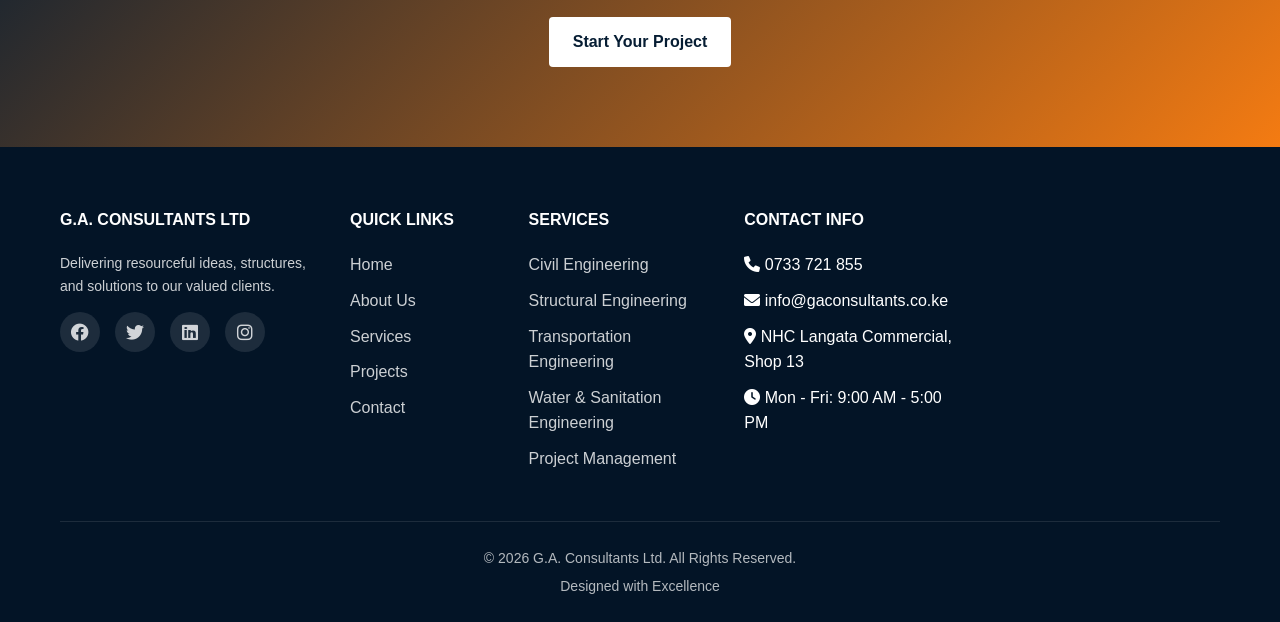
<file: certifications.html>
<!DOCTYPE html>
<html lang="en">
<head>
    <meta charset="UTF-8">
    <meta name="viewport" content="width=device-width, initial-scale=1.0">
    <title>Certifications - G.A. Consultants Ltd</title>
    <link rel="icon" type="image/svg+xml" href="images/favicon.svg">
    <link rel="stylesheet" href="css/style.css">
    <link rel="stylesheet" href="https://cdnjs.cloudflare.com/ajax/libs/font-awesome/6.0.0/css/all.min.css">
</head>
<body>
    <!-- Navigation -->
    <nav class="navbar">
        <div class="container">
            <div class="logo">
                <img src="images/GA logo.jpeg" alt="G.A. Consultants Ltd logo" class="logo-mark">
                <div class="logo-info">
                    <h3>G.A. CONSULTANTS LTD</h3>
                    <p>Your Preferred Engineering Consultancy Firm</p>
                </div>
            </div>
            <ul class="nav-links">
                <li><a href="index.html">Home</a></li>
                <li><a href="about.html">About Us</a></li>
                <li><a href="services.html">Services</a></li>
                <li><a href="projects.html">Projects</a></li>
                <li><a href="team.html">Our Team</a></li>
                <li><a href="certifications.html" class="active">Certifications</a></li>
                <li><a href="contact.html">Contact</a></li>
            </ul>
            <a href="contact.html" class="cta-btn">Get in Touch</a>
            <div class="hamburger">
                <span></span>
                <span></span>
                <span></span>
            </div>
        </div>
    </nav>

    <!-- Page Header -->
    <section class="page-header">
        <div class="container">
            <h1>Certifications & Memberships</h1>
            <p>Industry Recognition & Professional Standards</p>
        </div>
    </section>

    <!-- Certifications Overview -->
    <section class="certifications-overview">
        <div class="container">
            <h2>Our Credentials</h2>
            <p>G.A. Consultants Ltd maintains the highest standards of professional excellence through industry certifications, memberships, and continuous compliance with international standards.</p>
        </div>
    </section>

    <!-- Main Certifications -->
    <section class="certifications-grid">
        <div class="container">
            <h2>Professional Certifications</h2>
            <div class="certs-grid">
                <div class="cert-card">
                    <div class="cert-image">
                        <i class="fas fa-certificate"></i>
                    </div>
                    <h3>ISO 9001:2015</h3>
                    <p class="cert-category">Quality Management</p>
                    <p class="cert-description">Certified for implementing and maintaining quality management systems in all operations and deliverables.</p>
                    <p class="cert-year"><strong>Valid Until:</strong> 2025</p>
                </div>

                <div class="cert-card">
                    <div class="cert-image">
                        <i class="fas fa-certificate"></i>
                    </div>
                    <h3>ISO 14001:2015</h3>
                    <p class="cert-category">Environmental Management</p>
                    <p class="cert-description">Recognition of our commitment to environmental protection and sustainable practices in all projects.</p>
                    <p class="cert-year"><strong>Valid Until:</strong> 2025</p>
                </div>

                <div class="cert-card">
                    <div class="cert-image">
                        <i class="fas fa-certificate"></i>
                    </div>
                    <h3>ISO 45001:2018</h3>
                    <p class="cert-category">Occupational Health & Safety</p>
                    <p class="cert-description">Certified for maintaining safe working conditions and occupational health management systems.</p>
                    <p class="cert-year"><strong>Valid Until:</strong> 2025</p>
                </div>

                <div class="cert-card">
                    <div class="cert-image">
                        <i class="fas fa-certificate"></i>
                    </div>
                    <h3>FIDIC Registration</h3>
                    <p class="cert-category">International Engineering</p>
                    <p class="cert-description">Registered with the International Federation of Consulting Engineers for project management.</p>
                    <p class="cert-year"><strong>Member Since:</strong> 2015</p>
                </div>

                <div class="cert-card">
                    <div class="cert-image">
                        <i class="fas fa-certificate"></i>
                    </div>
                    <h3>ECSA Registration</h3>
                    <p class="cert-category">Engineering Council</p>
                    <p class="cert-description">Registered engineering consultancy with the Engineering Council of South Africa.</p>
                    <p class="cert-year"><strong>Member Since:</strong> 2010</p>
                </div>

                <div class="cert-card">
                    <div class="cert-image">
                        <i class="fas fa-certificate"></i>
                    </div>
                    <h3>CIOB Membership</h3>
                    <p class="cert-category">Building & Construction</p>
                    <p class="cert-description">Corporate membership with the Chartered Institute of Building for construction management excellence.</p>
                    <p class="cert-year"><strong>Member Since:</strong> 2012</p>
                </div>
            </div>
        </div>
    </section>

    <!-- Professional Memberships -->
    <section class="memberships">
        <div class="container">
            <h2>Professional Memberships</h2>
            <div class="memberships-grid">
                <div class="membership-card">
                    <div class="membership-logo">
                        <i class="fas fa-users"></i>
                    </div>
                    <h3>Association of Consulting Engineers Kenya (ACEK)</h3>
                    <p>Active member supporting the development of professional engineering consultancy services in Kenya.</p>
                </div>

                <div class="membership-card">
                    <div class="membership-logo">
                        <i class="fas fa-users"></i>
                    </div>
                    <h3>Institution of Civil Engineers (ICE)</h3>
                    <p>Member of the prestigious international civil engineering professional body.</p>
                </div>

                <div class="membership-card">
                    <div class="membership-logo">
                        <i class="fas fa-users"></i>
                    </div>
                    <h3>Kenya Institution of Surveyors (KIS)</h3>
                    <p>Professional association membership for surveying and mapping services excellence.</p>
                </div>

                <div class="membership-card">
                    <div class="membership-logo">
                        <i class="fas fa-users"></i>
                    </div>
                    <h3>Project Management Institute (PMI)</h3>
                    <p>Recognized for professional project management practices and standards compliance.</p>
                </div>

                <div class="membership-card">
                    <div class="membership-logo">
                        <i class="fas fa-users"></i>
                    </div>
                    <h3>Water Supply & Sanitation Collaborative Council</h3>
                    <p>Active contributor to water and sanitation engineering development initiatives.</p>
                </div>

                <div class="membership-card">
                    <div class="membership-logo">
                        <i class="fas fa-users"></i>
                    </div>
                    <h3>Sustainable Development Network</h3>
                    <p>Committed member promoting sustainable engineering and environmental practices.</p>
                </div>
            </div>
        </div>
    </section>

    <!-- Awards & Recognition -->
    <section class="awards">
        <div class="container">
            <h2>Awards & Recognition</h2>
            <div class="awards-timeline">
                <div class="award-item">
                    <div class="award-year">2023</div>
                    <div class="award-content">
                        <h3>Best Engineering Consultancy Award</h3>
                        <p>Kenya Engineering Excellence Awards</p>
                        <p class="award-desc">Recognition for exceptional engineering solutions and project delivery in East Africa.</p>
                    </div>
                </div>

                <div class="award-item">
                    <div class="award-year">2022</div>
                    <div class="award-content">
                        <h3>Sustainability Leadership Award</h3>
                        <p>African Infrastructure Development Conference</p>
                        <p class="award-desc">Recognized for sustainable practices in infrastructure development projects.</p>
                    </div>
                </div>

                <div class="award-item">
                    <div class="award-year">2021</div>
                    <div class="award-content">
                        <h3>Project Excellence Award</h3>
                        <p>Kenya National Highways Authority</p>
                        <p class="award-desc">Outstanding performance in highway design and construction management.</p>
                    </div>
                </div>

                <div class="award-item">
                    <div class="award-year">2020</div>
                    <div class="award-content">
                        <h3>Quality Services Recognition</h3>
                        <p>Nairobi City County</p>
                        <p class="award-desc">Outstanding contribution to urban infrastructure development and quality standards.</p>
                    </div>
                </div>

                <div class="award-item">
                    <div class="award-year">2019</div>
                    <div class="award-content">
                        <h3>Innovation in Water Engineering</h3>
                        <p>Water Resources Board Kenya</p>
                        <p class="award-desc">Recognition for innovative solutions in water supply and treatment systems.</p>
                    </div>
                </div>

                <div class="award-item">
                    <div class="award-year">2018</div>
                    <div class="award-content">
                        <h3>Professional Excellence Award</h3>
                        <p>Engineering Council</p>
                        <p class="award-desc">Recognition for maintaining highest standards of professional practice.</p>
                    </div>
                </div>
            </div>
        </div>
    </section>

    <!-- Compliance & Standards -->
    <section class="compliance">
        <div class="container">
            <h2>Compliance & Standards</h2>
            <div class="compliance-items">
                <div class="compliance-item">
                    <div class="compliance-icon">
                        <i class="fas fa-check-circle"></i>
                    </div>
                    <h3>International Standards</h3>
                    <p>All projects comply with international engineering standards including EN, ISO, ASTM, and other applicable codes.</p>
                </div>

                <div class="compliance-item">
                    <div class="compliance-icon">
                        <i class="fas fa-check-circle"></i>
                    </div>
                    <h3>Regulatory Compliance</h3>
                    <p>Full compliance with Kenyan regulations, building codes, environmental laws, and industry-specific requirements.</p>
                </div>

                <div class="compliance-item">
                    <div class="compliance-icon">
                        <i class="fas fa-check-circle"></i>
                    </div>
                    <h3>Quality Assurance</h3>
                    <p>Rigorous QA/QC procedures implemented at every project phase ensuring consistent quality delivery.</p>
                </div>

                <div class="compliance-item">
                    <div class="compliance-icon">
                        <i class="fas fa-check-circle"></i>
                    </div>
                    <h3>Health & Safety</h3>
                    <p>Strict adherence to occupational health and safety regulations protecting our team and stakeholders.</p>
                </div>

                <div class="compliance-item">
                    <div class="compliance-icon">
                        <i class="fas fa-check-circle"></i>
                    </div>
                    <h3>Environmental Protection</h3>
                    <p>Implementation of environmental management systems and sustainable practices in all operations.</p>
                </div>

                <div class="compliance-item">
                    <div class="compliance-icon">
                        <i class="fas fa-check-circle"></i>
                    </div>
                    <h3>Data Security</h3>
                    <p>Robust cybersecurity measures and data protection protocols for client information and project data.</p>
                </div>
            </div>
        </div>
    </section>

    <!-- CTA Section -->
    <section class="cta-section">
        <div class="container">
            <h2>Trust Our Certified Expertise</h2>
            <p>Partner with a certified, professional engineering consultancy firm</p>
            <a href="contact.html" class="btn btn-light">Start Your Project</a>
        </div>
    </section>

    <!-- Footer -->
    <footer class="footer">
        <div class="container">
            <div class="footer-content">
                <div class="footer-section">
                    <h3>G.A. CONSULTANTS LTD</h3>
                    <p>Delivering resourceful ideas, structures, and solutions to our valued clients.</p>
                    <div class="social-links">
                        <a href="#"><i class="fab fa-facebook"></i></a>
                        <a href="#"><i class="fab fa-twitter"></i></a>
                        <a href="#"><i class="fab fa-linkedin"></i></a>
                        <a href="#"><i class="fab fa-instagram"></i></a>
                    </div>
                </div>
                <div class="footer-section">
                    <h4>QUICK LINKS</h4>
                    <ul>
                        <li><a href="index.html">Home</a></li>
                        <li><a href="about.html">About Us</a></li>
                        <li><a href="services.html">Services</a></li>
                        <li><a href="projects.html">Projects</a></li>
                        <li><a href="contact.html">Contact</a></li>
                    </ul>
                </div>
                <div class="footer-section">
                    <h4>SERVICES</h4>
                    <ul>
                        <li><a href="services.html">Civil Engineering</a></li>
                        <li><a href="services.html">Structural Engineering</a></li>
                        <li><a href="services.html">Transportation Engineering</a></li>
                        <li><a href="services.html">Water & Sanitation Engineering</a></li>
                        <li><a href="services.html">Project Management</a></li>
                    </ul>
                </div>
                <div class="footer-section">
                    <h4>CONTACT INFO</h4>
                    <ul>
                        <li><i class="fas fa-phone"></i> 0733 721 855</li>
                        <li><i class="fas fa-envelope"></i> info@gaconsultants.co.ke</li>
                        <li><i class="fas fa-map-marker-alt"></i> NHC Langata Commercial, Shop 13</li>
                        <li><i class="fas fa-clock"></i> Mon - Fri: 9:00 AM - 5:00 PM</li>
                    </ul>
                </div>
            </div>
            <div class="footer-bottom">
                <p>&copy; 2026 G.A. Consultants Ltd. All Rights Reserved.</p>
                <p>Designed with Excellence</p>
            </div>
        </div>
    </footer>

    <script src="js/script.js"></script>
</body>
</html>
</file>
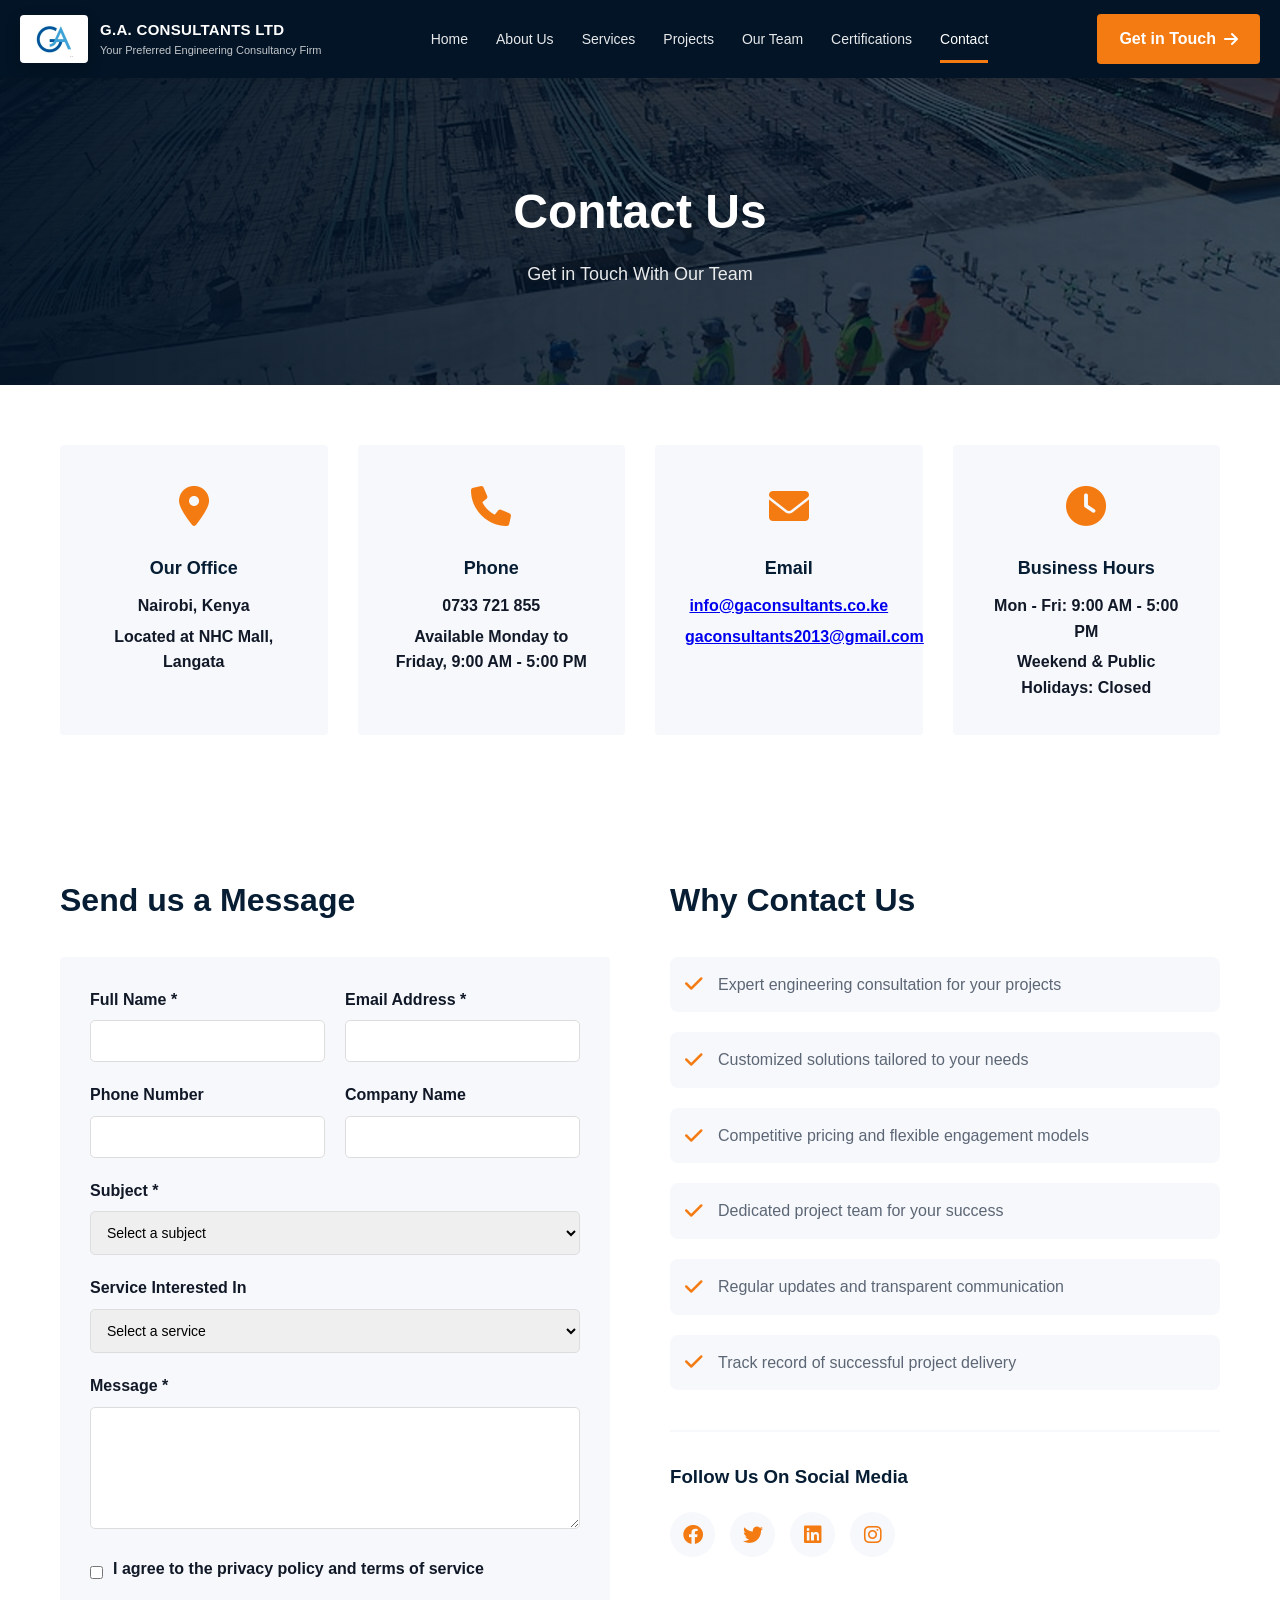
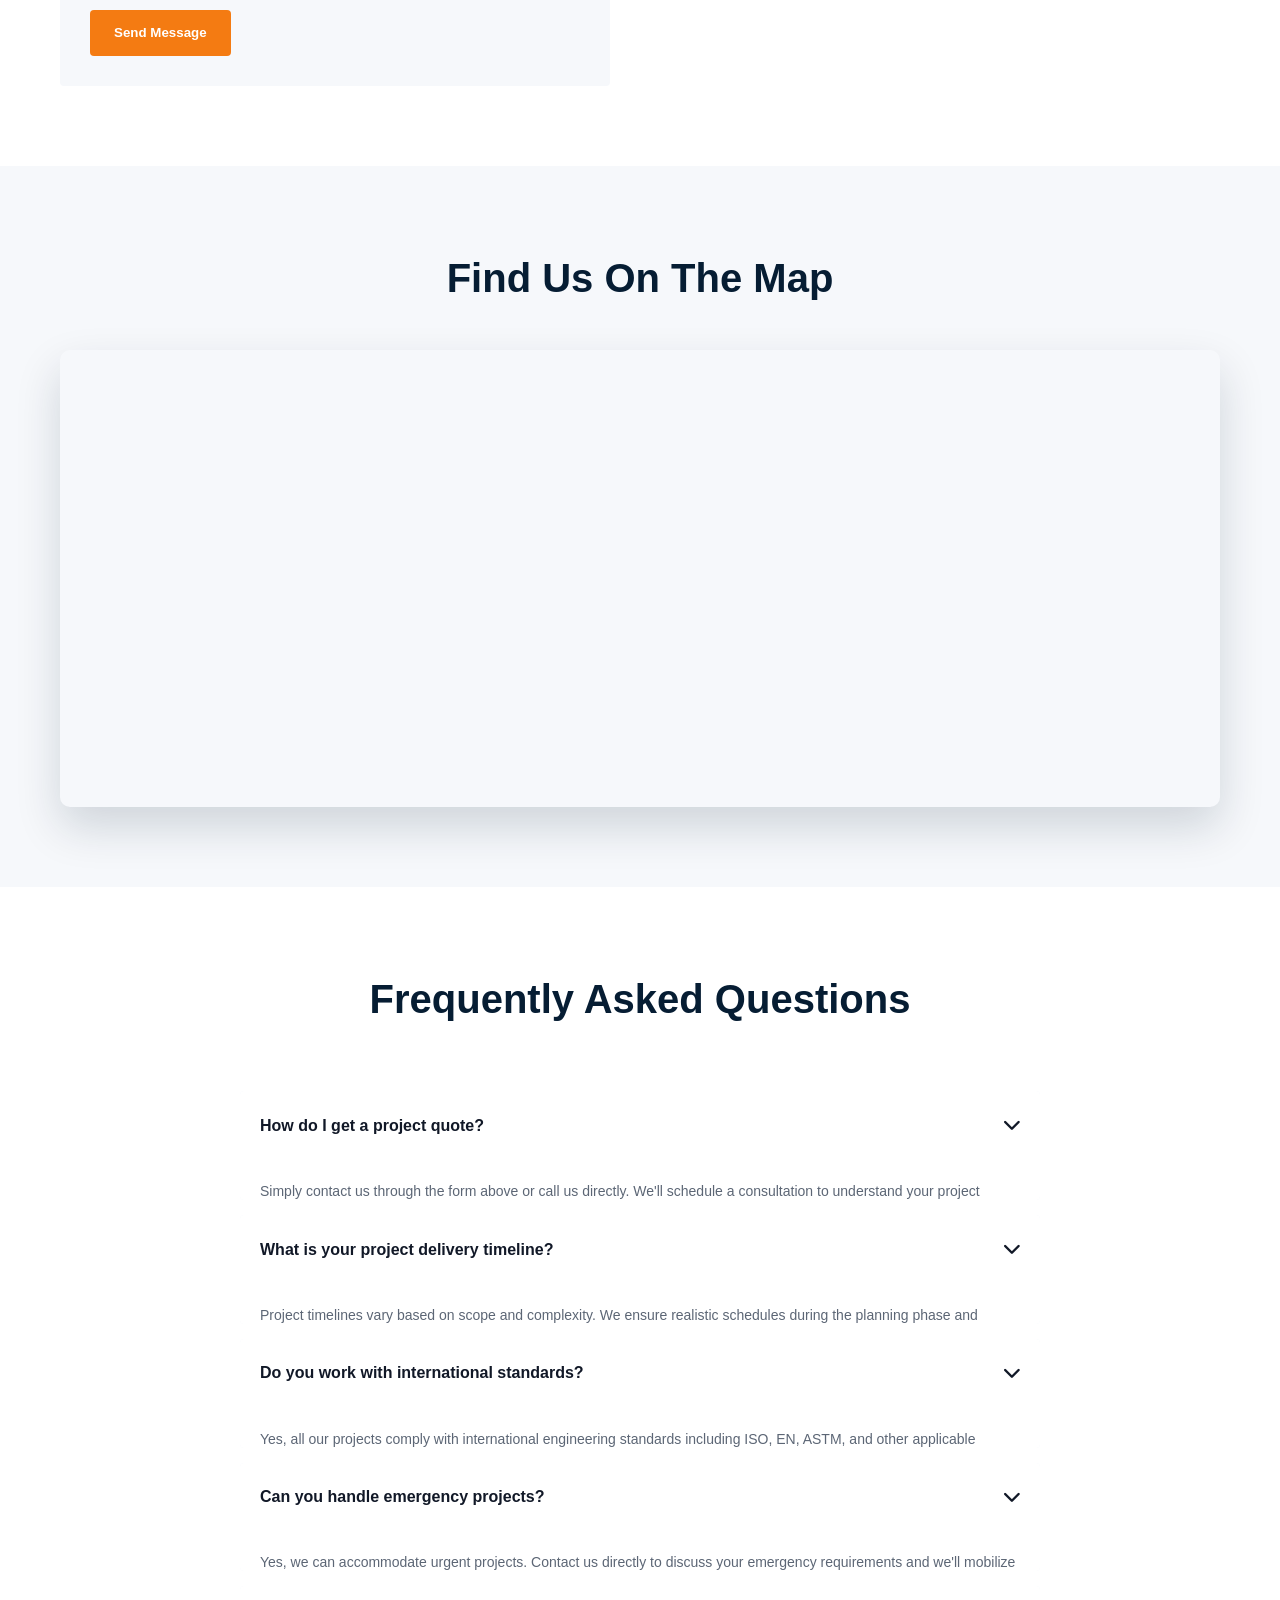
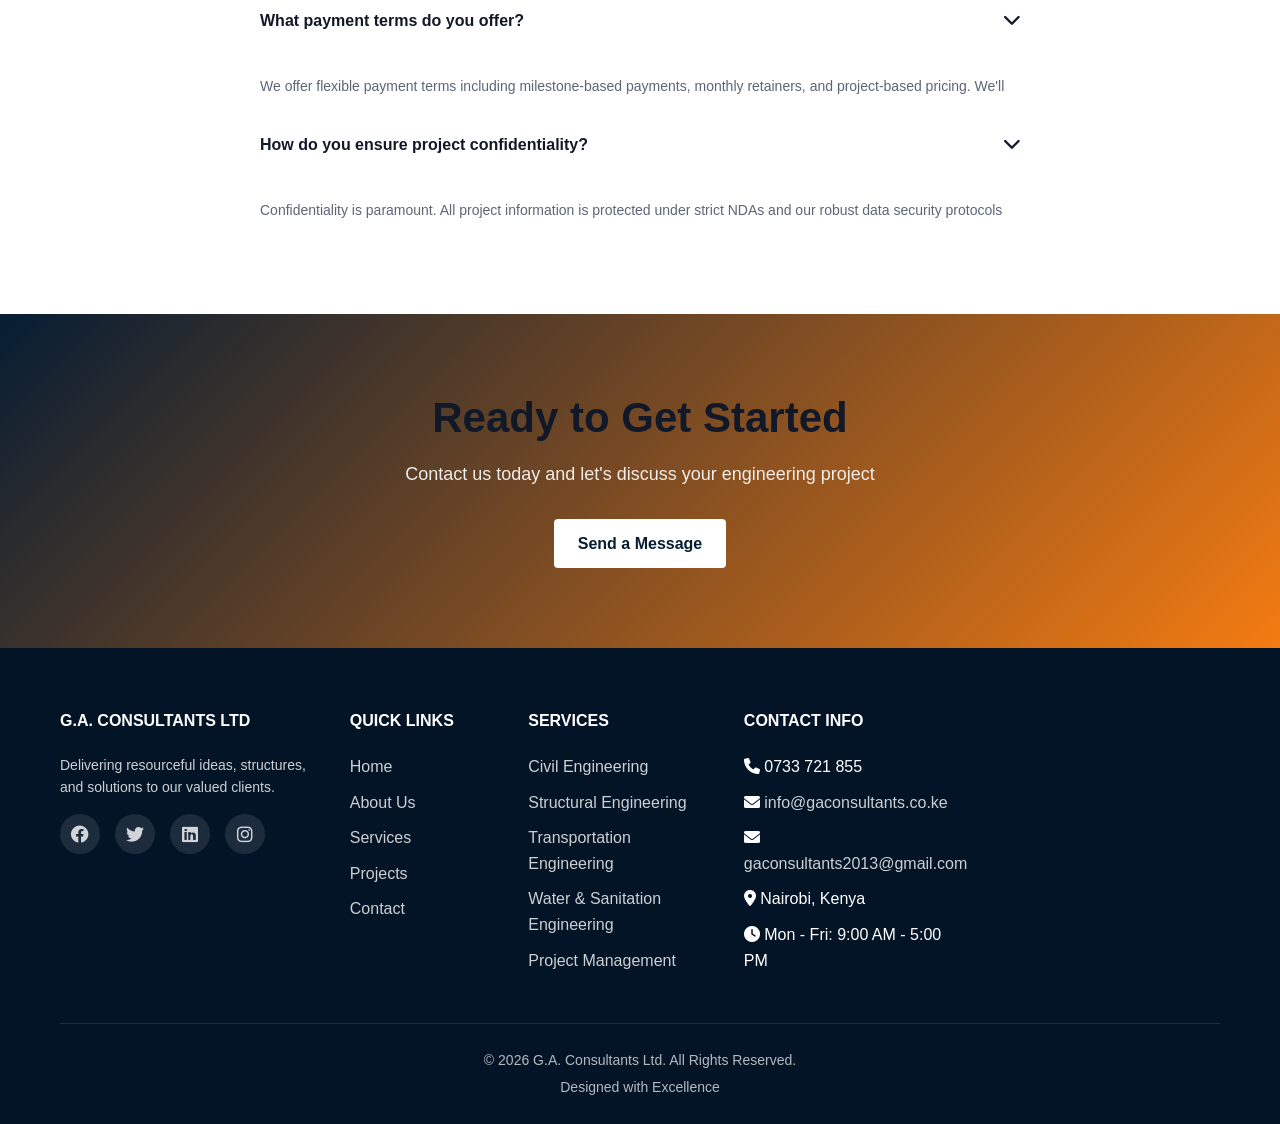
<file: contact.html>
<!DOCTYPE html>
<html lang="en">
<head>
    <meta charset="UTF-8">
    <meta name="viewport" content="width=device-width, initial-scale=1.0">
    <title>Contact Us - G.A. Consultants Ltd</title>
    <link rel="icon" type="image/svg+xml" href="images/favicon.svg">
    <link rel="stylesheet" href="css/style.css">
    <link rel="stylesheet" href="https://cdnjs.cloudflare.com/ajax/libs/font-awesome/6.0.0/css/all.min.css">
</head>
<body>
    <!-- Navigation -->
    <nav class="navbar">
        <div class="container">
            <div class="logo">
                <img src="images/GA logo.jpeg" alt="G.A. Consultants Ltd logo" class="logo-mark">
                <div class="logo-info">
                    <h3>G.A. CONSULTANTS LTD</h3>
                    <p>Your Preferred Engineering Consultancy Firm</p>
                </div>
            </div>
            <ul class="nav-links">
                <li><a href="index.html">Home</a></li>
                <li><a href="about.html">About Us</a></li>
                <li><a href="services.html">Services</a></li>
                <li><a href="projects.html">Projects</a></li>
                <li><a href="team.html">Our Team</a></li>
                <li><a href="certifications.html">Certifications</a></li>
                <li><a href="contact.html" class="active">Contact</a></li>
            </ul>
            <a href="contact.html" class="cta-btn">Get in Touch <i class="fas fa-arrow-right"></i></a>
            <div class="hamburger">
                <span></span>
                <span></span>
                <span></span>
            </div>
        </div>
    </nav>

    <!-- Page Header -->
    <section class="page-header">
        <div class="container">
            <h1>Contact Us</h1>
            <p>Get in Touch With Our Team</p>
        </div>
    </section>

    <!-- Contact Information -->
    <section class="contact-info">
        <div class="container">
            <div class="info-grid">
                <a class="info-card office-map-link" href="https://maps.app.goo.gl/v8U8mYK15UY2pW667" target="_blank" rel="noopener noreferrer" aria-label="Open G.A. Consultants office location on Google Maps">
                    <div class="info-icon">
                        <i class="fas fa-map-marker-alt"></i>
                    </div>
                    <h3>Our Office</h3>
                    <p>Nairobi, Kenya</p>
                    <p class="info-detail">Located at NHC Mall, Langata</p>
                </a>

                <div class="info-card">
                    <div class="info-icon">
                        <i class="fas fa-phone"></i>
                    </div>
                    <h3>Phone</h3>
                    <p>0733 721 855</p>
                    <p class="info-detail">Available Monday to Friday, 9:00 AM - 5:00 PM</p>
                </div>

                <div class="info-card">
                    <div class="info-icon">
                        <i class="fas fa-envelope"></i>
                    </div>
                    <h3>Email</h3>
                    <p><a href="mailto:info@gaconsultants.co.ke?cc=gaconsultants2013@gmail.com">info@gaconsultants.co.ke</a></p>
                    <p class="info-detail"><a href="mailto:gaconsultants2013@gmail.com?cc=info@gaconsultants.co.ke">gaconsultants2013@gmail.com</a></p>
                </div>

                <div class="info-card">
                    <div class="info-icon">
                        <i class="fas fa-clock"></i>
                    </div>
                    <h3>Business Hours</h3>
                    <p>Mon - Fri: 9:00 AM - 5:00 PM</p>
                    <p class="info-detail">Weekend & Public Holidays: Closed</p>
                </div>
            </div>
        </div>
    </section>

    <!-- Contact Form & Map -->
    <section class="contact-section">
        <div class="container">
            <div class="contact-wrapper">
                <!-- Contact Form -->
                <div class="contact-form-container">
                    <h2>Send us a Message</h2>
                    <form class="contact-form" id="contactForm" data-email="info@gaconsultants.co.ke" data-cc="gaconsultants2013@gmail.com" data-whatsapp="254733721855">
                        <div class="form-row">
                            <div class="form-group">
                                <label for="name">Full Name *</label>
                                <input type="text" id="name" name="name" required>
                            </div>
                            <div class="form-group">
                                <label for="email">Email Address *</label>
                                <input type="email" id="email" name="email" required>
                            </div>
                        </div>

                        <div class="form-row">
                            <div class="form-group">
                                <label for="phone">Phone Number</label>
                                <input type="tel" id="phone" name="phone">
                            </div>
                            <div class="form-group">
                                <label for="company">Company Name</label>
                                <input type="text" id="company" name="company">
                            </div>
                        </div>

                        <div class="form-group">
                            <label for="subject">Subject *</label>
                            <select id="subject" name="subject" required>
                                <option value="">Select a subject</option>
                                <option value="project-inquiry">Project Inquiry</option>
                                <option value="service-request">Service Request</option>
                                <option value="partnership">Partnership Opportunity</option>
                                <option value="feedback">Feedback</option>
                                <option value="other">Other</option>
                            </select>
                        </div>

                        <div class="form-group">
                            <label for="service">Service Interested In</label>
                            <select id="service" name="service">
                                <option value="">Select a service</option>
                                <option value="civil">Civil Engineering</option>
                                <option value="structural">Structural Engineering</option>
                                <option value="transportation">Transportation Engineering</option>
                                <option value="water">Water & Sanitation Engineering</option>
                                <option value="project-mgmt">Project Management</option>
                                <option value="consulting">Consulting Services</option>
                            </select>
                        </div>

                        <div class="form-group">
                            <label for="message">Message *</label>
                            <textarea id="message" name="message" rows="6" required></textarea>
                        </div>

                        <div class="form-group checkbox">
                            <input type="checkbox" id="privacy" name="privacy" required>
                            <label for="privacy">I agree to the privacy policy and terms of service</label>
                        </div>

                        <button type="submit" class="btn btn-primary">Send Message</button>
                    </form>
                    <div class="form-message" id="formMessage" aria-live="polite"></div>
                </div>

                <!-- Additional Info -->
                <div class="contact-additional">
                    <h2>Why Contact Us</h2>
                    <div class="contact-reason">
                        <i class="fas fa-check"></i>
                        <p>Expert engineering consultation for your projects</p>
                    </div>
                    <div class="contact-reason">
                        <i class="fas fa-check"></i>
                        <p>Customized solutions tailored to your needs</p>
                    </div>
                    <div class="contact-reason">
                        <i class="fas fa-check"></i>
                        <p>Competitive pricing and flexible engagement models</p>
                    </div>
                    <div class="contact-reason">
                        <i class="fas fa-check"></i>
                        <p>Dedicated project team for your success</p>
                    </div>
                    <div class="contact-reason">
                        <i class="fas fa-check"></i>
                        <p>Regular updates and transparent communication</p>
                    </div>
                    <div class="contact-reason">
                        <i class="fas fa-check"></i>
                        <p>Track record of successful project delivery</p>
                    </div>

                    <div class="social-contact">
                        <h3>Follow Us On Social Media</h3>
                        <div class="social-icons">
                            <a href="#" title="Facebook"><i class="fab fa-facebook"></i></a>
                            <a href="#" title="Twitter"><i class="fab fa-twitter"></i></a>
                            <a href="#" title="LinkedIn"><i class="fab fa-linkedin"></i></a>
                            <a href="#" title="Instagram"><i class="fab fa-instagram"></i></a>
                        </div>
                    </div>
                </div>
            </div>
        </div>
    </section>

    <!-- Office Location Map -->
    <section class="office-location">
        <div class="container">
            <h2>Find Us On The Map</h2>
            <div class="map-container">
                <iframe src="https://www.google.com/maps/embed?pb=!1m18!1m12!1m3!1d3989.7384849095776!2d36.80216507346899!3d-1.2863913235819938!2m3!1f0!2f0!3f0!3m2!1i1024!2i768!4f13.1!3m3!1m2!1s0x182f10a69400001d%3A0x5c6b6b6b6b6b6b6b!2sNairobi%2C%20Kenya!5e0!3m2!1sen!2ske!4v1234567890" width="100%" height="450" style="border:0;" allowfullscreen="" loading="lazy" referrerpolicy="no-referrer-when-downgrade"></iframe>
            </div>
        </div>
    </section>

    <!-- FAQ Section -->
    <section class="faq">
        <div class="container">
            <h2>Frequently Asked Questions</h2>
            <div class="faq-items">
                <div class="faq-item">
                    <div class="faq-question">
                        <h3>How do I get a project quote?</h3>
                        <span class="faq-toggle"><i class="fas fa-chevron-down"></i></span>
                    </div>
                    <div class="faq-answer">
                        <p>Simply contact us through the form above or call us directly. We'll schedule a consultation to understand your project requirements and provide a detailed quotation within 5-7 business days.</p>
                    </div>
                </div>

                <div class="faq-item">
                    <div class="faq-question">
                        <h3>What is your project delivery timeline?</h3>
                        <span class="faq-toggle"><i class="fas fa-chevron-down"></i></span>
                    </div>
                    <div class="faq-answer">
                        <p>Project timelines vary based on scope and complexity. We ensure realistic schedules during the planning phase and maintain 95% on-time delivery rate. We'll provide a detailed project schedule upfront.</p>
                    </div>
                </div>

                <div class="faq-item">
                    <div class="faq-question">
                        <h3>Do you work with international standards?</h3>
                        <span class="faq-toggle"><i class="fas fa-chevron-down"></i></span>
                    </div>
                    <div class="faq-answer">
                        <p>Yes, all our projects comply with international engineering standards including ISO, EN, ASTM, and other applicable codes. We ensure global quality standards in every deliverable.</p>
                    </div>
                </div>

                <div class="faq-item">
                    <div class="faq-question">
                        <h3>Can you handle emergency projects?</h3>
                        <span class="faq-toggle"><i class="fas fa-chevron-down"></i></span>
                    </div>
                    <div class="faq-answer">
                        <p>Yes, we can accommodate urgent projects. Contact us directly to discuss your emergency requirements and we'll mobilize resources immediately.</p>
                    </div>
                </div>

                <div class="faq-item">
                    <div class="faq-question">
                        <h3>What payment terms do you offer?</h3>
                        <span class="faq-toggle"><i class="fas fa-chevron-down"></i></span>
                    </div>
                    <div class="faq-answer">
                        <p>We offer flexible payment terms including milestone-based payments, monthly retainers, and project-based pricing. We'll discuss the best option for your project during the initial consultation.</p>
                    </div>
                </div>

                <div class="faq-item">
                    <div class="faq-question">
                        <h3>How do you ensure project confidentiality?</h3>
                        <span class="faq-toggle"><i class="fas fa-chevron-down"></i></span>
                    </div>
                    <div class="faq-answer">
                        <p>Confidentiality is paramount. All project information is protected under strict NDAs and our robust data security protocols ensure complete confidentiality of client information.</p>
                    </div>
                </div>
            </div>
        </div>
    </section>

    <!-- CTA Section -->
    <section class="cta-section">
        <div class="container">
            <h2>Ready to Get Started</h2>
            <p>Contact us today and let's discuss your engineering project</p>
            <a href="#contactForm" class="btn btn-light">Send a Message</a>
        </div>
    </section>

    <!-- Footer -->
    <footer class="footer">
        <div class="container">
            <div class="footer-content">
                <div class="footer-section">
                    <h3>G.A. CONSULTANTS LTD</h3>
                    <p>Delivering resourceful ideas, structures, and solutions to our valued clients.</p>
                    <div class="social-links">
                        <a href="#"><i class="fab fa-facebook"></i></a>
                        <a href="#"><i class="fab fa-twitter"></i></a>
                        <a href="#"><i class="fab fa-linkedin"></i></a>
                        <a href="#"><i class="fab fa-instagram"></i></a>
                    </div>
                </div>
                <div class="footer-section">
                    <h4>QUICK LINKS</h4>
                    <ul>
                        <li><a href="index.html">Home</a></li>
                        <li><a href="about.html">About Us</a></li>
                        <li><a href="services.html">Services</a></li>
                        <li><a href="projects.html">Projects</a></li>
                        <li><a href="contact.html">Contact</a></li>
                    </ul>
                </div>
                <div class="footer-section">
                    <h4>SERVICES</h4>
                    <ul>
                        <li><a href="services.html">Civil Engineering</a></li>
                        <li><a href="services.html">Structural Engineering</a></li>
                        <li><a href="services.html">Transportation Engineering</a></li>
                        <li><a href="services.html">Water & Sanitation Engineering</a></li>
                        <li><a href="services.html">Project Management</a></li>
                    </ul>
                </div>
                <div class="footer-section">
                    <h4>CONTACT INFO</h4>
                    <ul>
                        <li><i class="fas fa-phone"></i> 0733 721 855</li>
                        <li><i class="fas fa-envelope"></i> <a href="mailto:info@gaconsultants.co.ke?cc=gaconsultants2013@gmail.com">info@gaconsultants.co.ke</a></li>
                        <li><i class="fas fa-envelope"></i> <a href="mailto:gaconsultants2013@gmail.com?cc=info@gaconsultants.co.ke">gaconsultants2013@gmail.com</a></li>
                        <li><i class="fas fa-map-marker-alt"></i> Nairobi, Kenya</li>
                        <li><i class="fas fa-clock"></i> Mon - Fri: 9:00 AM - 5:00 PM</li>
                    </ul>
                </div>
            </div>
            <div class="footer-bottom">
                <p>&copy; 2026 G.A. Consultants Ltd. All Rights Reserved.</p>
                <p>Designed with Excellence</p>
            </div>
        </div>
    </footer>

    <script src="js/script.js"></script>
</body>
</html>
</file>
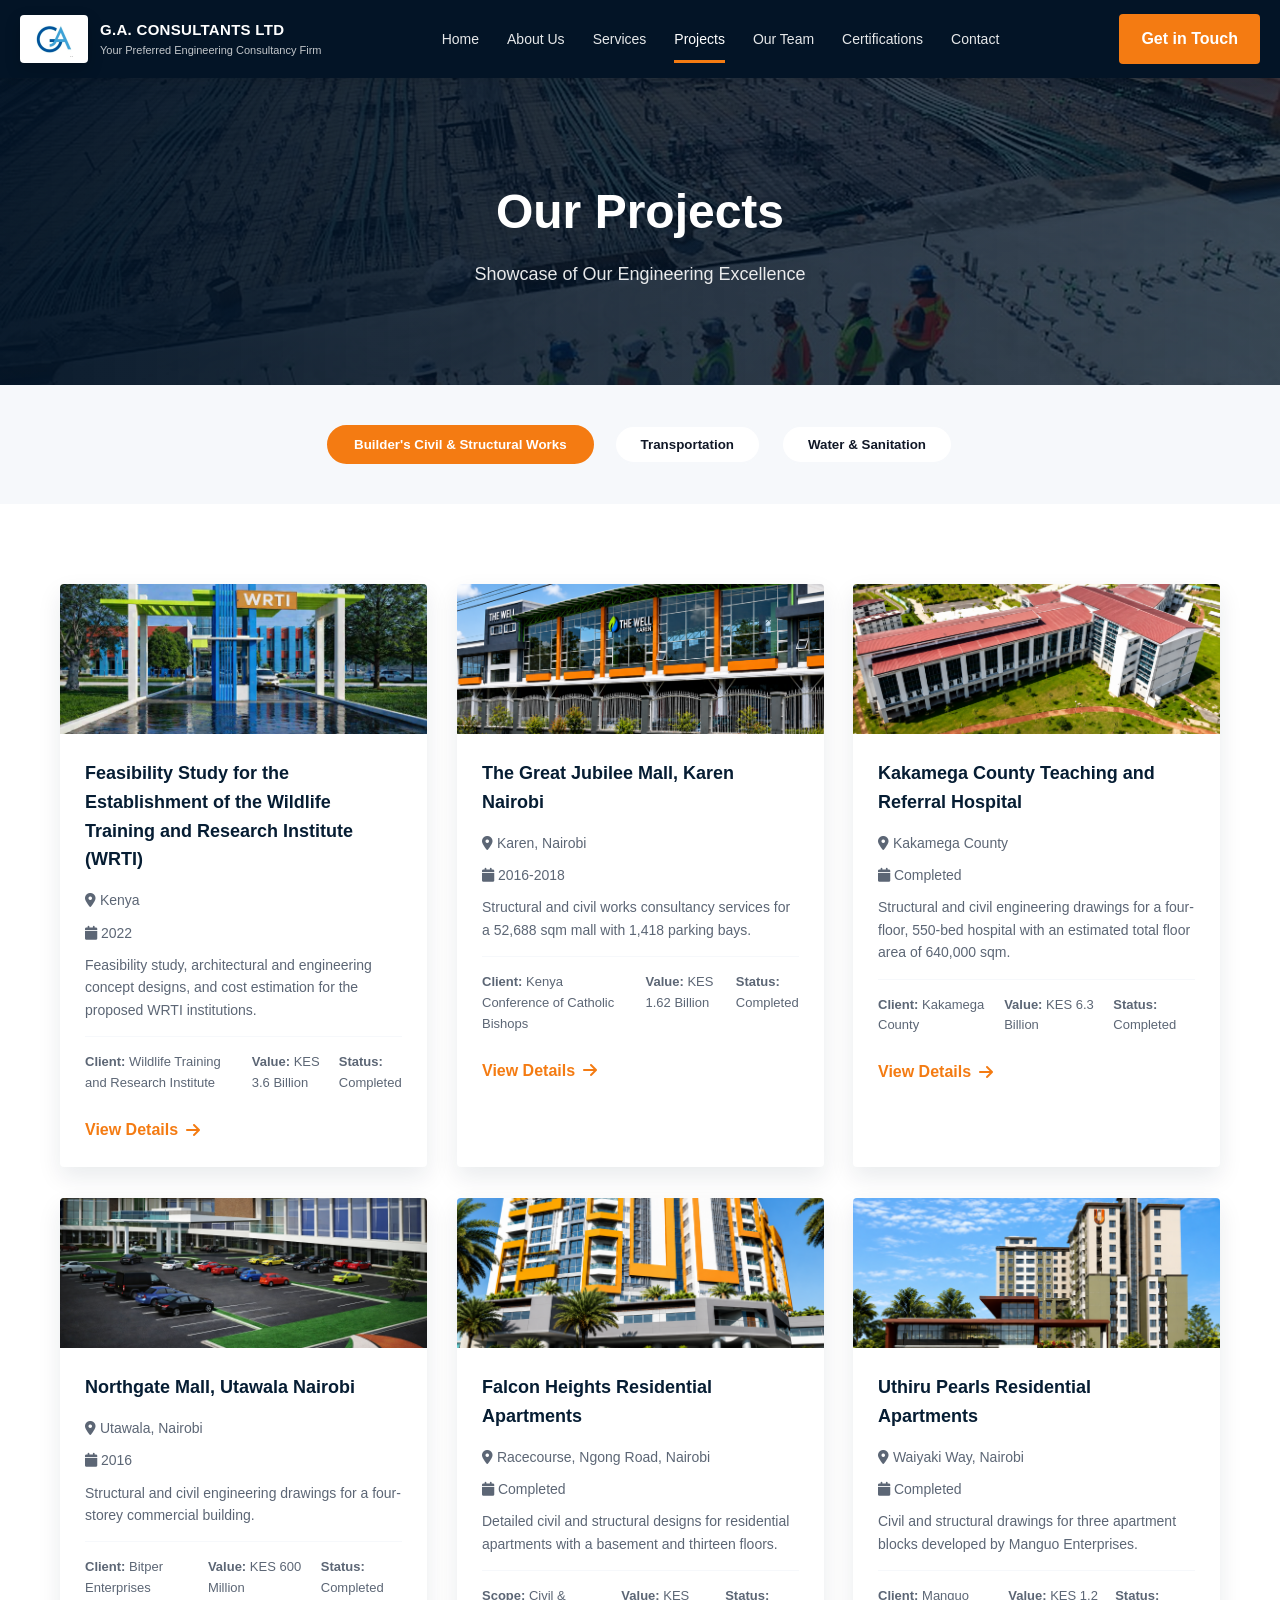
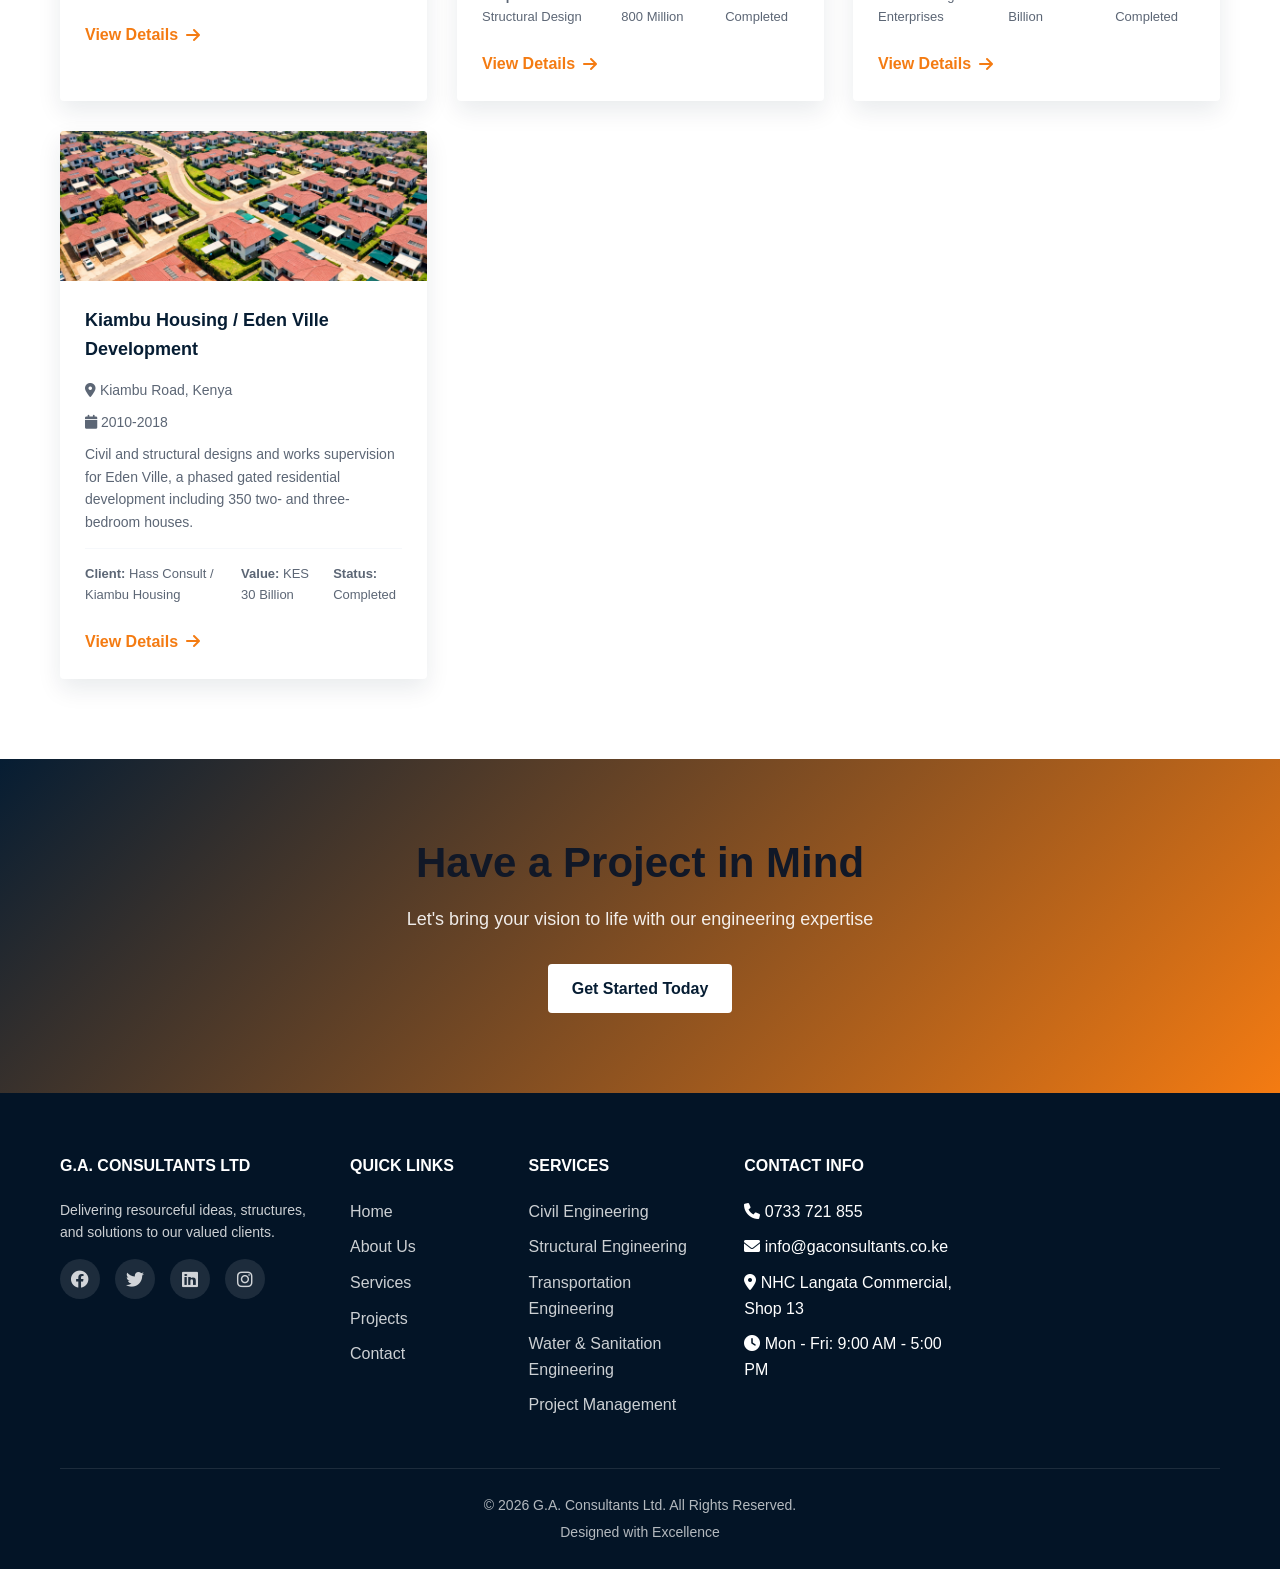
<file: projects.html>
﻿<!DOCTYPE html>
<html lang="en">
<head>
    <meta charset="UTF-8">
    <meta name="viewport" content="width=device-width, initial-scale=1.0">
    <title>Projects - G.A. Consultants Ltd</title>
    <link rel="icon" type="image/svg+xml" href="images/favicon.svg">
    <link rel="stylesheet" href="css/style.css">
    <link rel="stylesheet" href="https://cdnjs.cloudflare.com/ajax/libs/font-awesome/6.0.0/css/all.min.css">
</head>
<body>
    <!-- Navigation -->
    <nav class="navbar">
        <div class="container">
            <div class="logo">
                <img src="images/GA logo.jpeg" alt="G.A. Consultants Ltd logo" class="logo-mark">
                <div class="logo-info">
                    <h3>G.A. CONSULTANTS LTD</h3>
                    <p>Your Preferred Engineering Consultancy Firm</p>
                </div>
            </div>
            <ul class="nav-links">
                <li><a href="index.html">Home</a></li>
                <li><a href="about.html">About Us</a></li>
                <li><a href="services.html">Services</a></li>
                <li><a href="projects.html" class="active">Projects</a></li>
                <li><a href="team.html">Our Team</a></li>
                <li><a href="certifications.html">Certifications</a></li>
                <li><a href="contact.html">Contact</a></li>
            </ul>
            <a href="contact.html" class="cta-btn">Get in Touch</a>
            <div class="hamburger">
                <span></span>
                <span></span>
                <span></span>
            </div>
        </div>
    </nav>

    <!-- Page Header -->
    <section class="page-header">
        <div class="container">
            <h1>Our Projects</h1>
            <p>Showcase of Our Engineering Excellence</p>
        </div>
    </section>

    <!-- Filter Section -->
    <section class="projects-filter">
        <div class="container">
            <div class="filter-buttons">
                <button class="filter-btn active" data-filter="builder">Builder's Civil & Structural Works</button>
                <button class="filter-btn" data-filter="transportation">Transportation</button>
                <button class="filter-btn" data-filter="water">Water & Sanitation</button>
            </div>
        </div>
    </section>

    <!-- Projects Grid -->
    <section class="projects-grid-section">
        <div class="container">
            <div class="projects-grid" id="projectsGrid">
                <!-- Builder's Civil & Structural Works -->
                <div class="project-card" data-category="builder">
                    <div class="project-image" style="background-image: url('images/project-highway.png')"></div>
                    <div class="project-overlay">
                        <h3>WRTI Feasibility Study</h3>
                        <span class="project-category">Builder's Civil & Structural Works</span>
                    </div>
                    <div class="project-content">
                        <h3>Feasibility Study for the Establishment of the Wildlife Training and Research Institute (WRTI)</h3>
                        <p class="project-location"><i class="fas fa-map-marker-alt"></i> Kenya</p>
                        <p class="project-year"><i class="fas fa-calendar"></i> 2022</p>
                        <p class="project-description">Feasibility study, architectural and engineering concept designs, and cost estimation for the proposed WRTI institutions.</p>
                        <div class="project-details">
                            <span><strong>Client:</strong> Wildlife Training and Research Institute</span>
                            <span><strong>Value:</strong> KES 3.6 Billion</span>
                            <span><strong>Status:</strong> Completed</span>
                        </div>
                        <a href="#" class="read-more">View Details <i class="fas fa-arrow-right"></i></a>
                    </div>
                </div>

                <div class="project-card" data-category="builder">
                    <div class="project-image" style="background-image: url('images/project-office.jpg')"></div>
                    <div class="project-overlay">
                        <h3>The Great Jubilee Mall</h3>
                        <span class="project-category">Builder's Civil & Structural Works</span>
                    </div>
                    <div class="project-content">
                        <h3>The Great Jubilee Mall, Karen Nairobi</h3>
                        <p class="project-location"><i class="fas fa-map-marker-alt"></i> Karen, Nairobi</p>
                        <p class="project-year"><i class="fas fa-calendar"></i> 2016-2018</p>
                        <p class="project-description">Structural and civil works consultancy services for a 52,688 sqm mall with 1,418 parking bays.</p>
                        <div class="project-details">
                            <span><strong>Client:</strong> Kenya Conference of Catholic Bishops</span>
                            <span><strong>Value:</strong> KES 1.62 Billion</span>
                            <span><strong>Status:</strong> Completed</span>
                        </div>
                        <a href="#" class="read-more">View Details <i class="fas fa-arrow-right"></i></a>
                    </div>
                </div>

                <div class="project-card" data-category="builder">
                    <div class="project-image" style="background-image: url('images/project-road-construction.jpg')"></div>
                    <div class="project-overlay">
                        <h3>Kakamega County Hospital</h3>
                        <span class="project-category">Builder's Civil & Structural Works</span>
                    </div>
                    <div class="project-content">
                        <h3>Kakamega County Teaching and Referral Hospital</h3>
                        <p class="project-location"><i class="fas fa-map-marker-alt"></i> Kakamega County</p>
                        <p class="project-year"><i class="fas fa-calendar"></i> Completed</p>
                        <p class="project-description">Structural and civil engineering drawings for a four-floor, 550-bed hospital with an estimated total floor area of 640,000 sqm.</p>
                        <div class="project-details">
                            <span><strong>Client:</strong> Kakamega County</span>
                            <span><strong>Value:</strong> KES 6.3 Billion</span>
                            <span><strong>Status:</strong> Completed</span>
                        </div>
                        <a href="#" class="read-more">View Details <i class="fas fa-arrow-right"></i></a>
                    </div>
                </div>

                <div class="project-card" data-category="builder">
                    <div class="project-image" style="background-image: url('images/north gate mall.jpg')"></div>
                    <div class="project-overlay">
                        <h3>Northgate Mall</h3>
                        <span class="project-category">Builder's Civil & Structural Works</span>
                    </div>
                    <div class="project-content">
                        <h3>Northgate Mall, Utawala Nairobi</h3>
                        <p class="project-location"><i class="fas fa-map-marker-alt"></i> Utawala, Nairobi</p>
                        <p class="project-year"><i class="fas fa-calendar"></i> 2016</p>
                        <p class="project-description">Structural and civil engineering drawings for a four-storey commercial building.</p>
                        <div class="project-details">
                            <span><strong>Client:</strong> Bitper Enterprises</span>
                            <span><strong>Value:</strong> KES 600 Million</span>
                            <span><strong>Status:</strong> Completed</span>
                        </div>
                        <a href="#" class="read-more">View Details <i class="fas fa-arrow-right"></i></a>
                    </div>
                </div>

                <div class="project-card" data-category="builder">
                    <div class="project-image" style="background-image: url('images/project-residential.jpg')"></div>
                    <div class="project-overlay">
                        <h3>Falcon Heights Apartments</h3>
                        <span class="project-category">Builder's Civil & Structural Works</span>
                    </div>
                    <div class="project-content">
                        <h3>Falcon Heights Residential Apartments</h3>
                        <p class="project-location"><i class="fas fa-map-marker-alt"></i> Racecourse, Ngong Road, Nairobi</p>
                        <p class="project-year"><i class="fas fa-calendar"></i> Completed</p>
                        <p class="project-description">Detailed civil and structural designs for residential apartments with a basement and thirteen floors.</p>
                        <div class="project-details">
                            <span><strong>Scope:</strong> Civil & Structural Design</span>
                            <span><strong>Value:</strong> KES 800 Million</span>
                            <span><strong>Status:</strong> Completed</span>
                        </div>
                        <a href="#" class="read-more">View Details <i class="fas fa-arrow-right"></i></a>
                    </div>
                </div>

                <div class="project-card" data-category="builder">
                    <div class="project-image" style="background-image: url('images/uthiru.jpg')"></div>
                    <div class="project-overlay">
                        <h3>Uthiru Pearls Apartments</h3>
                        <span class="project-category">Builder's Civil & Structural Works</span>
                    </div>
                    <div class="project-content">
                        <h3>Uthiru Pearls Residential Apartments</h3>
                        <p class="project-location"><i class="fas fa-map-marker-alt"></i> Waiyaki Way, Nairobi</p>
                        <p class="project-year"><i class="fas fa-calendar"></i> Completed</p>
                        <p class="project-description">Civil and structural drawings for three apartment blocks developed by Manguo Enterprises.</p>
                        <div class="project-details">
                            <span><strong>Client:</strong> Manguo Enterprises</span>
                            <span><strong>Value:</strong> KES 1.2 Billion</span>
                            <span><strong>Status:</strong> Completed</span>
                        </div>
                        <a href="#" class="read-more">View Details <i class="fas fa-arrow-right"></i></a>
                    </div>
                </div>

                <div class="project-card" data-category="builder">
                    <div class="project-image" style="background-image: url('images/kiambu.jpg')"></div>
                    <div class="project-overlay">
                        <h3>Kiambu Housing Phases 1 & 2</h3>
                        <span class="project-category">Builder's Civil & Structural Works</span>
                    </div>
                    <div class="project-content">
                        <h3>Kiambu Housing / Eden Ville Development</h3>
                        <p class="project-location"><i class="fas fa-map-marker-alt"></i> Kiambu Road, Kenya</p>
                        <p class="project-year"><i class="fas fa-calendar"></i> 2010-2018</p>
                        <p class="project-description">Civil and structural designs and works supervision for Eden Ville, a phased gated residential development including 350 two- and three-bedroom houses.</p>
                        <div class="project-details">
                            <span><strong>Client:</strong> Hass Consult / Kiambu Housing</span>
                            <span><strong>Value:</strong> KES 30 Billion</span>
                            <span><strong>Status:</strong> Completed</span>
                        </div>
                        <a href="#" class="read-more">View Details <i class="fas fa-arrow-right"></i></a>
                    </div>
                </div>

                <!-- Transportation Projects -->
                <div class="project-card" data-category="transportation">
                    <div class="project-image" style="background-image: url('images/project-urban-roads.jpg')"></div>
                    <div class="project-overlay">
                        <h3>Mombasa & Kisumu Commuter Rail</h3>
                        <span class="project-category">Transportation</span>
                    </div>
                    <div class="project-content">
                        <h3>Feasibility Study for Commuter Railway Transportation for Mombasa and Kisumu Cities</h3>
                        <p class="project-location"><i class="fas fa-map-marker-alt"></i> Mombasa and Kisumu Cities</p>
                        <p class="project-year"><i class="fas fa-calendar"></i> 2012</p>
                        <p class="project-description">Feasibility assessment for an extensive commuter railway system for Kenya's two largest cities after Nairobi, delivered as sub-consultants to Poyry Energy.</p>
                        <div class="project-details">
                            <span><strong>Client:</strong> Kenya Railways Corporation</span>
                            <span><strong>Role:</strong> Sub-consultant</span>
                            <span><strong>Status:</strong> Completed</span>
                        </div>
                        <a href="#" class="read-more">View Details <i class="fas fa-arrow-right"></i></a>
                    </div>
                </div>

                <div class="project-card" data-category="transportation">
                    <div class="project-image" style="background-image: url('images/project-bridge.jpg')"></div>
                    <div class="project-overlay">
                        <h3>Nairobi Outering Road</h3>
                        <span class="project-category">Transportation</span>
                    </div>
                    <div class="project-content">
                        <h3>Nairobi Outering Road (C59)</h3>
                        <p class="project-location"><i class="fas fa-map-marker-alt"></i> Nairobi County</p>
                        <p class="project-year"><i class="fas fa-calendar"></i> Completed</p>
                        <p class="project-description">Works supervision support for the 13 km Outering Road improvement connecting the Eastern Bypass at Taj Mall to GSU at Baba Dogo on Thika Road.</p>
                        <div class="project-details">
                            <span><strong>Partner:</strong> Lea Associates</span>
                            <span><strong>Role:</strong> Sub-consultant</span>
                            <span><strong>Status:</strong> Completed</span>
                        </div>
                        <a href="#" class="read-more">View Details <i class="fas fa-arrow-right"></i></a>
                    </div>
                </div>

                <div class="project-card" data-category="transportation">
                    <div class="project-image" style="background-image: url('images/langata road.jpg')"></div>
                    <div class="project-overlay">
                        <h3>Lang'ata Road Expansion</h3>
                        <span class="project-category">Transportation</span>
                    </div>
                    <div class="project-content">
                        <h3>Lang'ata Road Expansion</h3>
                        <p class="project-location"><i class="fas fa-map-marker-alt"></i> KWS Junction to Bomas of Kenya</p>
                        <p class="project-year"><i class="fas fa-calendar"></i> Completed</p>
                        <p class="project-description">Works supervision support for expansion of Lang'ata Road to a dual carriageway, helping reduce peak-hour traffic on Magadi Road.</p>
                        <div class="project-details">
                            <span><strong>Partner:</strong> APEC Consortium</span>
                            <span><strong>Role:</strong> Sub-consultant</span>
                            <span><strong>Status:</strong> Completed</span>
                        </div>
                        <a href="#" class="read-more">View Details <i class="fas fa-arrow-right"></i></a>
                    </div>
                </div>

                <div class="project-card" data-category="transportation">
                    <div class="project-image" style="background-image: url('images/green park.jpg')"></div>
                    <div class="project-overlay">
                        <h3>Traffic Microsimulation</h3>
                        <span class="project-category">Transportation</span>
                    </div>
                    <div class="project-content">
                        <h3>Traffic Impact Study for Green Park Matatu Terminus</h3>
                        <p class="project-location"><i class="fas fa-map-marker-alt"></i> Nairobi County</p>
                        <p class="project-year"><i class="fas fa-calendar"></i> 2022</p>
                        <p class="project-description">Traffic impact study using Paramics Discovery 25.0.2 and AnyLogic 8.7.10 for vehicular and pedestrian traffic simulations.</p>
                        <div class="project-details">
                            <span><strong>Client:</strong> Kenya Urban Roads Authority</span>
                            <span><strong>Scope:</strong> Traffic Microsimulation</span>
                            <span><strong>Status:</strong> Completed</span>
                        </div>
                        <a href="#" class="read-more">View Details <i class="fas fa-arrow-right"></i></a>
                    </div>
                </div>

                <!-- Water & Sanitation Projects -->
                <div class="project-card" data-category="water">
                    <div class="project-image" style="background-image: url('images/project-water-treatment.jpg')"></div>
                    <div class="project-overlay">
                        <h3>Kwanza Water Supply</h3>
                        <span class="project-category">Water & Sanitation</span>
                    </div>
                    <div class="project-content">
                        <h3>Kwanza Water Supply Project</h3>
                        <p class="project-location"><i class="fas fa-map-marker-alt"></i> Trans Nzoia County</p>
                        <p class="project-year"><i class="fas fa-calendar"></i> 2015-2019</p>
                        <p class="project-description">Water works consultancy under the World Bank-supported Water and Sanitation Services Improvement Project - Additional Financing.</p>
                        <div class="project-details">
                            <span><strong>Client:</strong> LVNWWDA</span>
                            <span><strong>Value:</strong> KES 95 Million</span>
                            <span><strong>Status:</strong> Completed</span>
                        </div>
                        <a href="#" class="read-more">View Details <i class="fas fa-arrow-right"></i></a>
                    </div>
                </div>

                <div class="project-card" data-category="water">
                    <div class="project-image" style="background-image: url('images/kapenguria.jpg')"></div>
                    <div class="project-overlay">
                        <h3>Kapenguria Water Supply</h3>
                        <span class="project-category">Water & Sanitation</span>
                    </div>
                    <div class="project-content">
                        <h3>Rehabilitation of Kapenguria Water Supply</h3>
                        <p class="project-location"><i class="fas fa-map-marker-alt"></i> Kapenguria and Makutano Towns</p>
                        <p class="project-year"><i class="fas fa-calendar"></i> 2019</p>
                        <p class="project-description">Design and supervision for rehabilitation of Kapenguria and Makutano towns water supply systems under the WaSSIP-AF programme.</p>
                        <div class="project-details">
                            <span><strong>Client:</strong> RVWWDA / LVNWWDA</span>
                            <span><strong>Value:</strong> KES 58 Million</span>
                            <span><strong>Status:</strong> Completed</span>
                        </div>
                        <a href="#" class="read-more">View Details <i class="fas fa-arrow-right"></i></a>
                    </div>
                </div>

                <div class="project-card" data-category="water">
                    <div class="project-image" style="background-image: url('images/karagita.jpg')"></div>
                    <div class="project-overlay">
                        <h3>Karagita Settlement Water Supply</h3>
                        <span class="project-category">Water & Sanitation</span>
                    </div>
                    <div class="project-content">
                        <h3>Karagita Settlement Water Supply Expansion</h3>
                        <p class="project-location"><i class="fas fa-map-marker-alt"></i> Naivasha, Nakuru County</p>
                        <p class="project-year"><i class="fas fa-calendar"></i> KISIP II</p>
                        <p class="project-description">Design and implementation supervision for settlement water supply expansion, including a 40 m3/hr reverse osmosis de-fluoridation unit and 7,800 m of HDPE pipeline.</p>
                        <div class="project-details">
                            <span><strong>Client:</strong> Nakuru County / KISIP II</span>
                            <span><strong>Scope:</strong> Water Supply Expansion</span>
                            <span><strong>Status:</strong> Completed</span>
                        </div>
                        <a href="#" class="read-more">View Details <i class="fas fa-arrow-right"></i></a>
                    </div>
                </div>

                <div class="project-card" data-category="water">
                    <div class="project-image" style="background-image: url('images/kapcherop.jpg')"></div>
                    <div class="project-overlay">
                        <h3>Kapcherop Water Supply</h3>
                        <span class="project-category">Water & Sanitation</span>
                    </div>
                    <div class="project-content">
                        <h3>Kapcherop Indigenous People Water Supply Scheme</h3>
                        <p class="project-location"><i class="fas fa-map-marker-alt"></i> Kapcherop, Kenya</p>
                        <p class="project-year"><i class="fas fa-calendar"></i> 2014-2017</p>
                        <p class="project-description">Feasibility study, preliminary and detailed design, and supervision of works for the Kapcherop Indigenous People water supply scheme.</p>
                        <div class="project-details">
                            <span><strong>Client:</strong> Lake Victoria North Water Services Board</span>
                            <span><strong>Value:</strong> KES 114 Million</span>
                            <span><strong>Status:</strong> Completed</span>
                        </div>
                        <a href="#" class="read-more">View Details <i class="fas fa-arrow-right"></i></a>
                    </div>
                </div>
            </div>
        </div>
    </section>

    <!-- CTA Section -->
    <section class="cta-section">
        <div class="container">
            <h2>Have a Project in Mind</h2>
            <p>Let's bring your vision to life with our engineering expertise</p>
            <a href="contact.html" class="btn btn-light">Get Started Today</a>
        </div>
    </section>

    <!-- Footer -->
    <footer class="footer">
        <div class="container">
            <div class="footer-content">
                <div class="footer-section">
                    <h3>G.A. CONSULTANTS LTD</h3>
                    <p>Delivering resourceful ideas, structures, and solutions to our valued clients.</p>
                    <div class="social-links">
                        <a href="#"><i class="fab fa-facebook"></i></a>
                        <a href="#"><i class="fab fa-twitter"></i></a>
                        <a href="#"><i class="fab fa-linkedin"></i></a>
                        <a href="#"><i class="fab fa-instagram"></i></a>
                    </div>
                </div>
                <div class="footer-section">
                    <h4>QUICK LINKS</h4>
                    <ul>
                        <li><a href="index.html">Home</a></li>
                        <li><a href="about.html">About Us</a></li>
                        <li><a href="services.html">Services</a></li>
                        <li><a href="projects.html">Projects</a></li>
                        <li><a href="contact.html">Contact</a></li>
                    </ul>
                </div>
                <div class="footer-section">
                    <h4>SERVICES</h4>
                    <ul>
                        <li><a href="services.html">Civil Engineering</a></li>
                        <li><a href="services.html">Structural Engineering</a></li>
                        <li><a href="services.html">Transportation Engineering</a></li>
                        <li><a href="services.html">Water & Sanitation Engineering</a></li>
                        <li><a href="services.html">Project Management</a></li>
                    </ul>
                </div>
                <div class="footer-section">
                    <h4>CONTACT INFO</h4>
                    <ul>
                        <li><i class="fas fa-phone"></i> 0733 721 855</li>
                        <li><i class="fas fa-envelope"></i> info@gaconsultants.co.ke</li>
                        <li><i class="fas fa-map-marker-alt"></i> NHC Langata Commercial, Shop 13</li>
                        <li><i class="fas fa-clock"></i> Mon - Fri: 9:00 AM - 5:00 PM</li>
                    </ul>
                </div>
            </div>
            <div class="footer-bottom">
                <p>&copy; 2026 G.A. Consultants Ltd. All Rights Reserved.</p>
                <p>Designed with Excellence</p>
            </div>
        </div>
    </footer>

    <script src="js/script.js"></script>
</body>
</html>
</file>
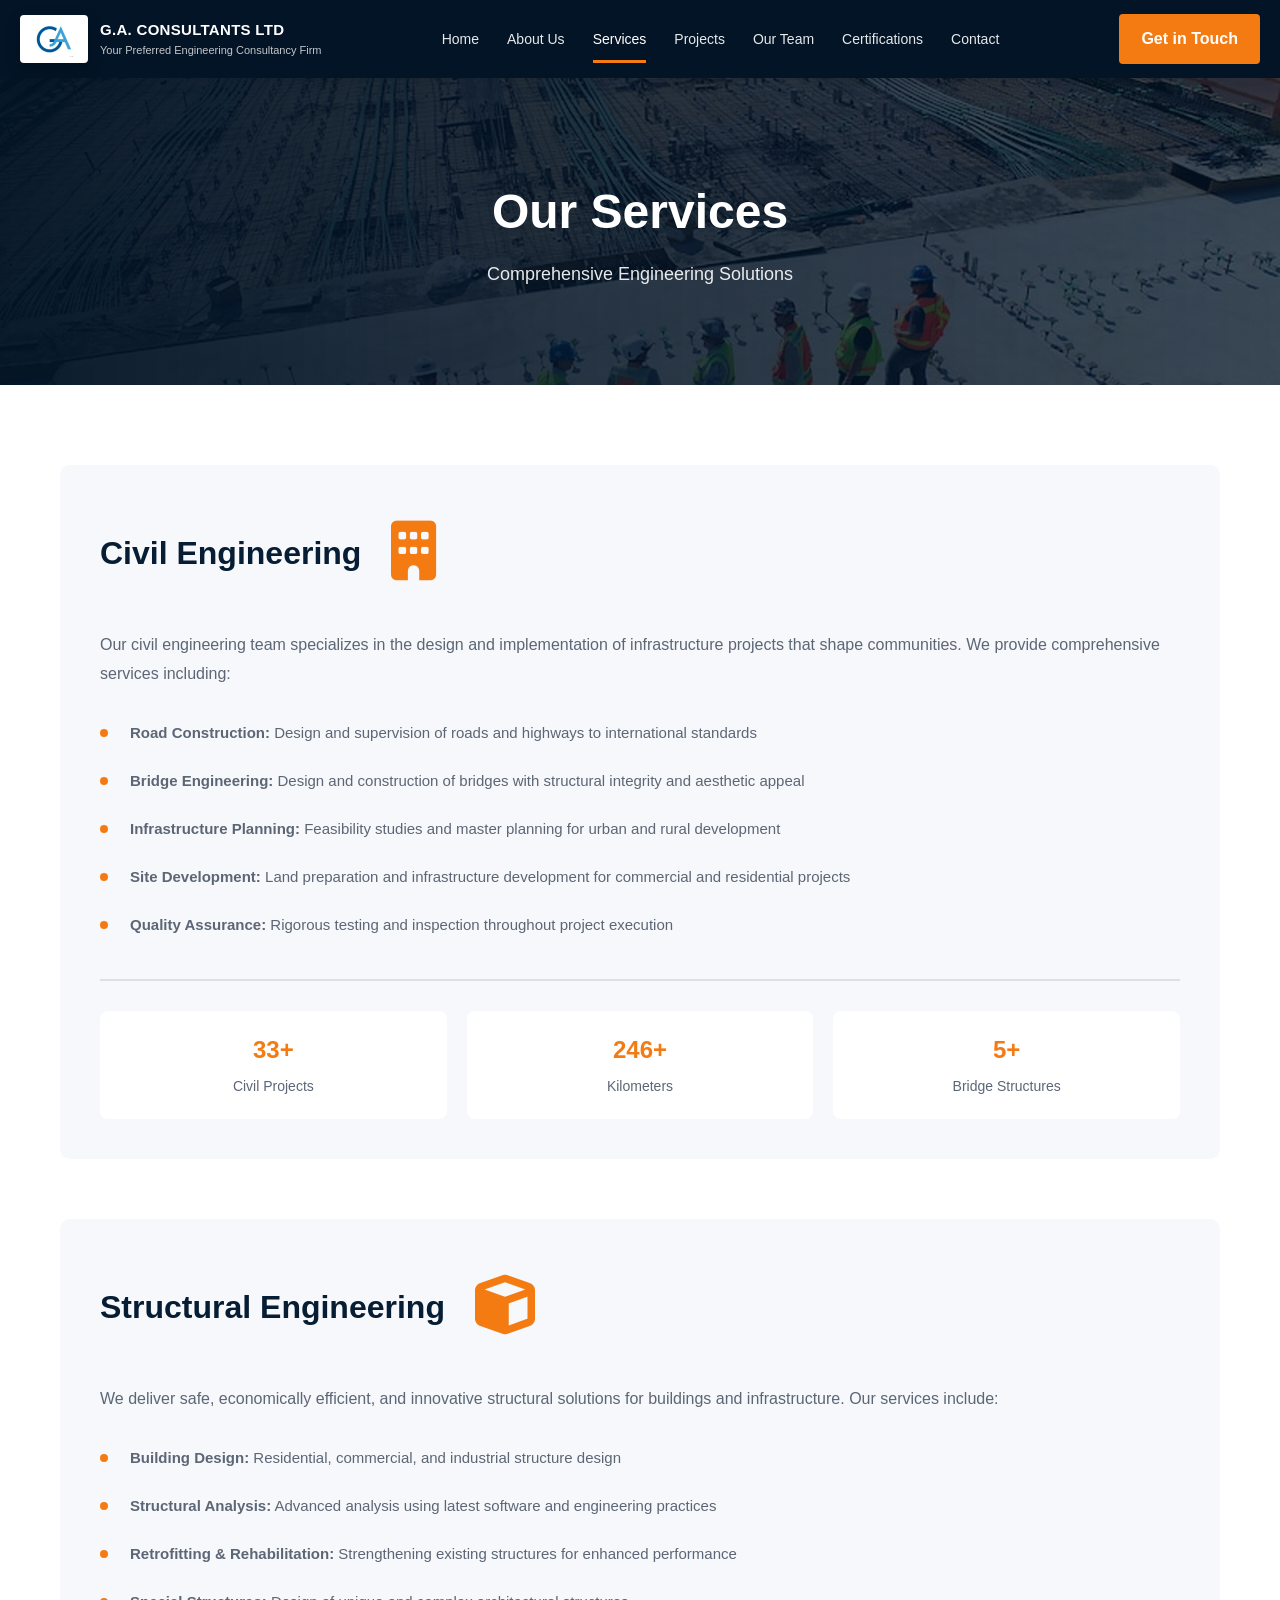
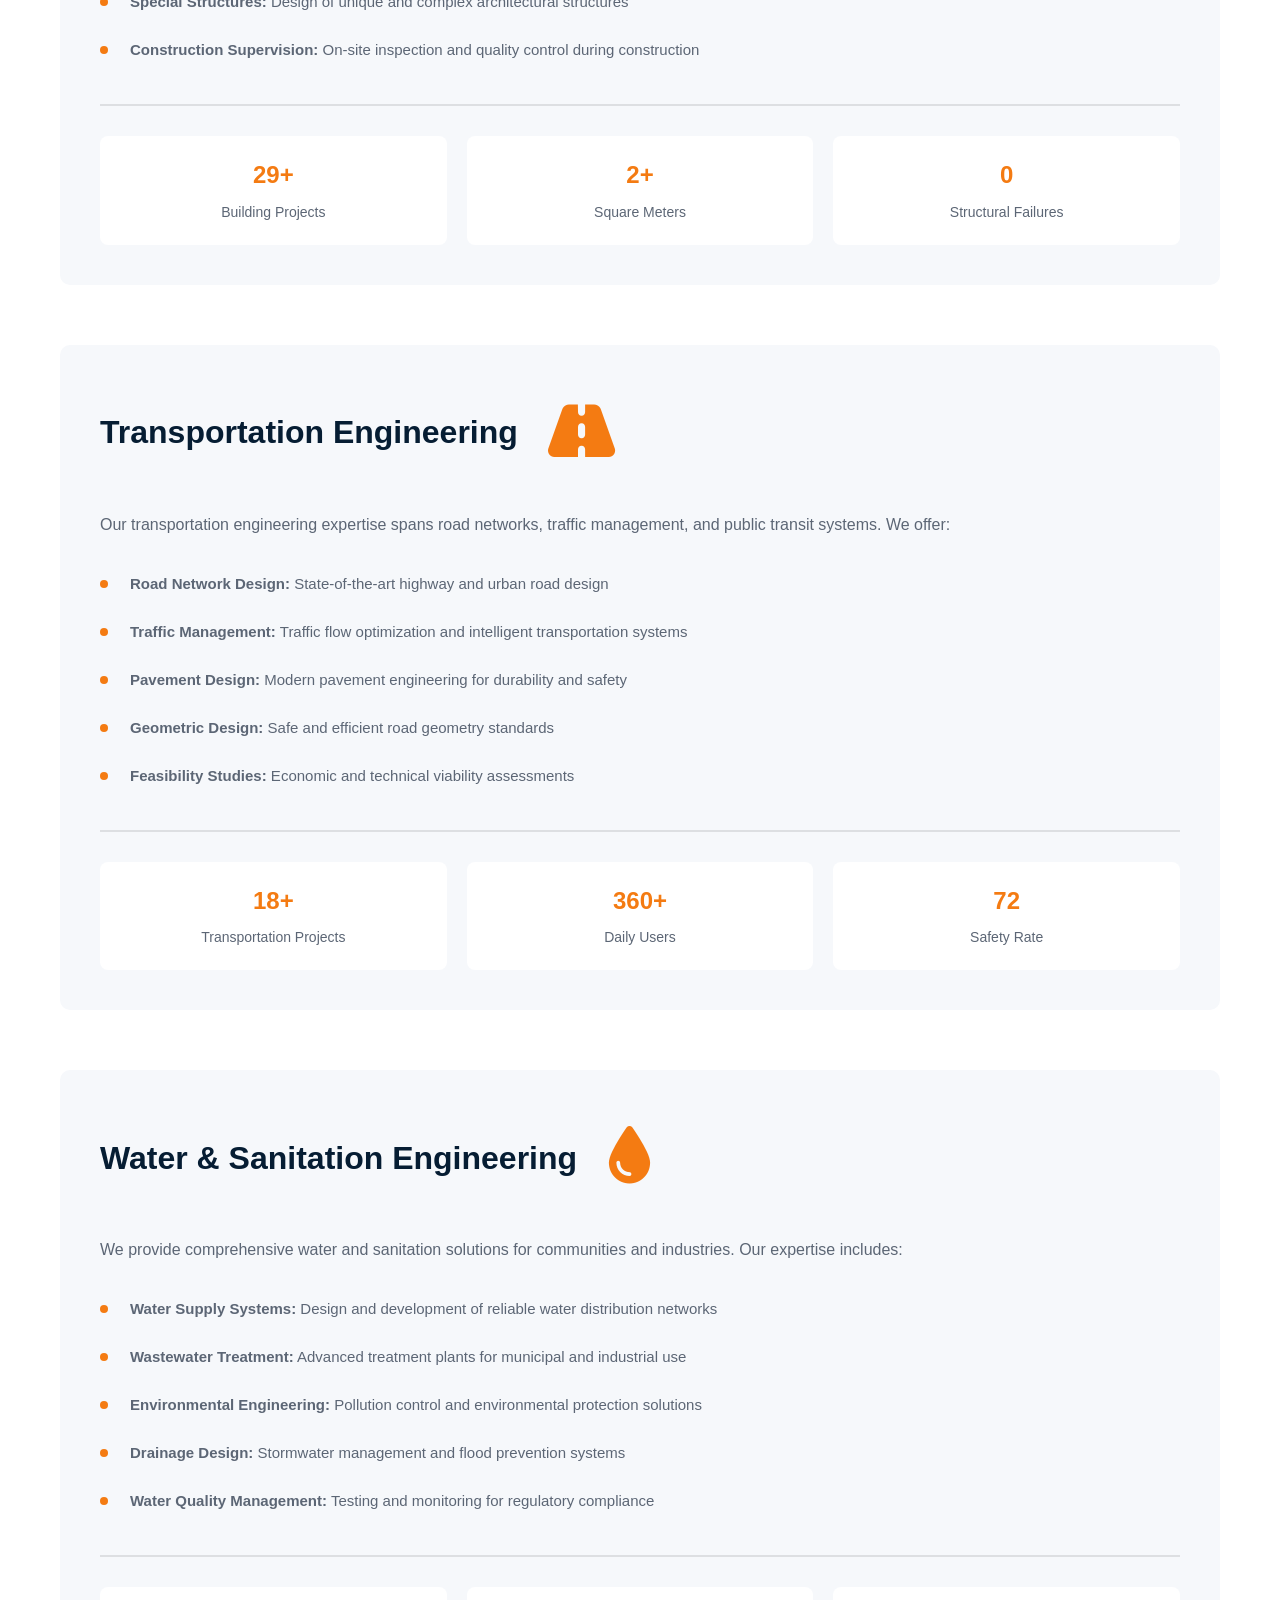
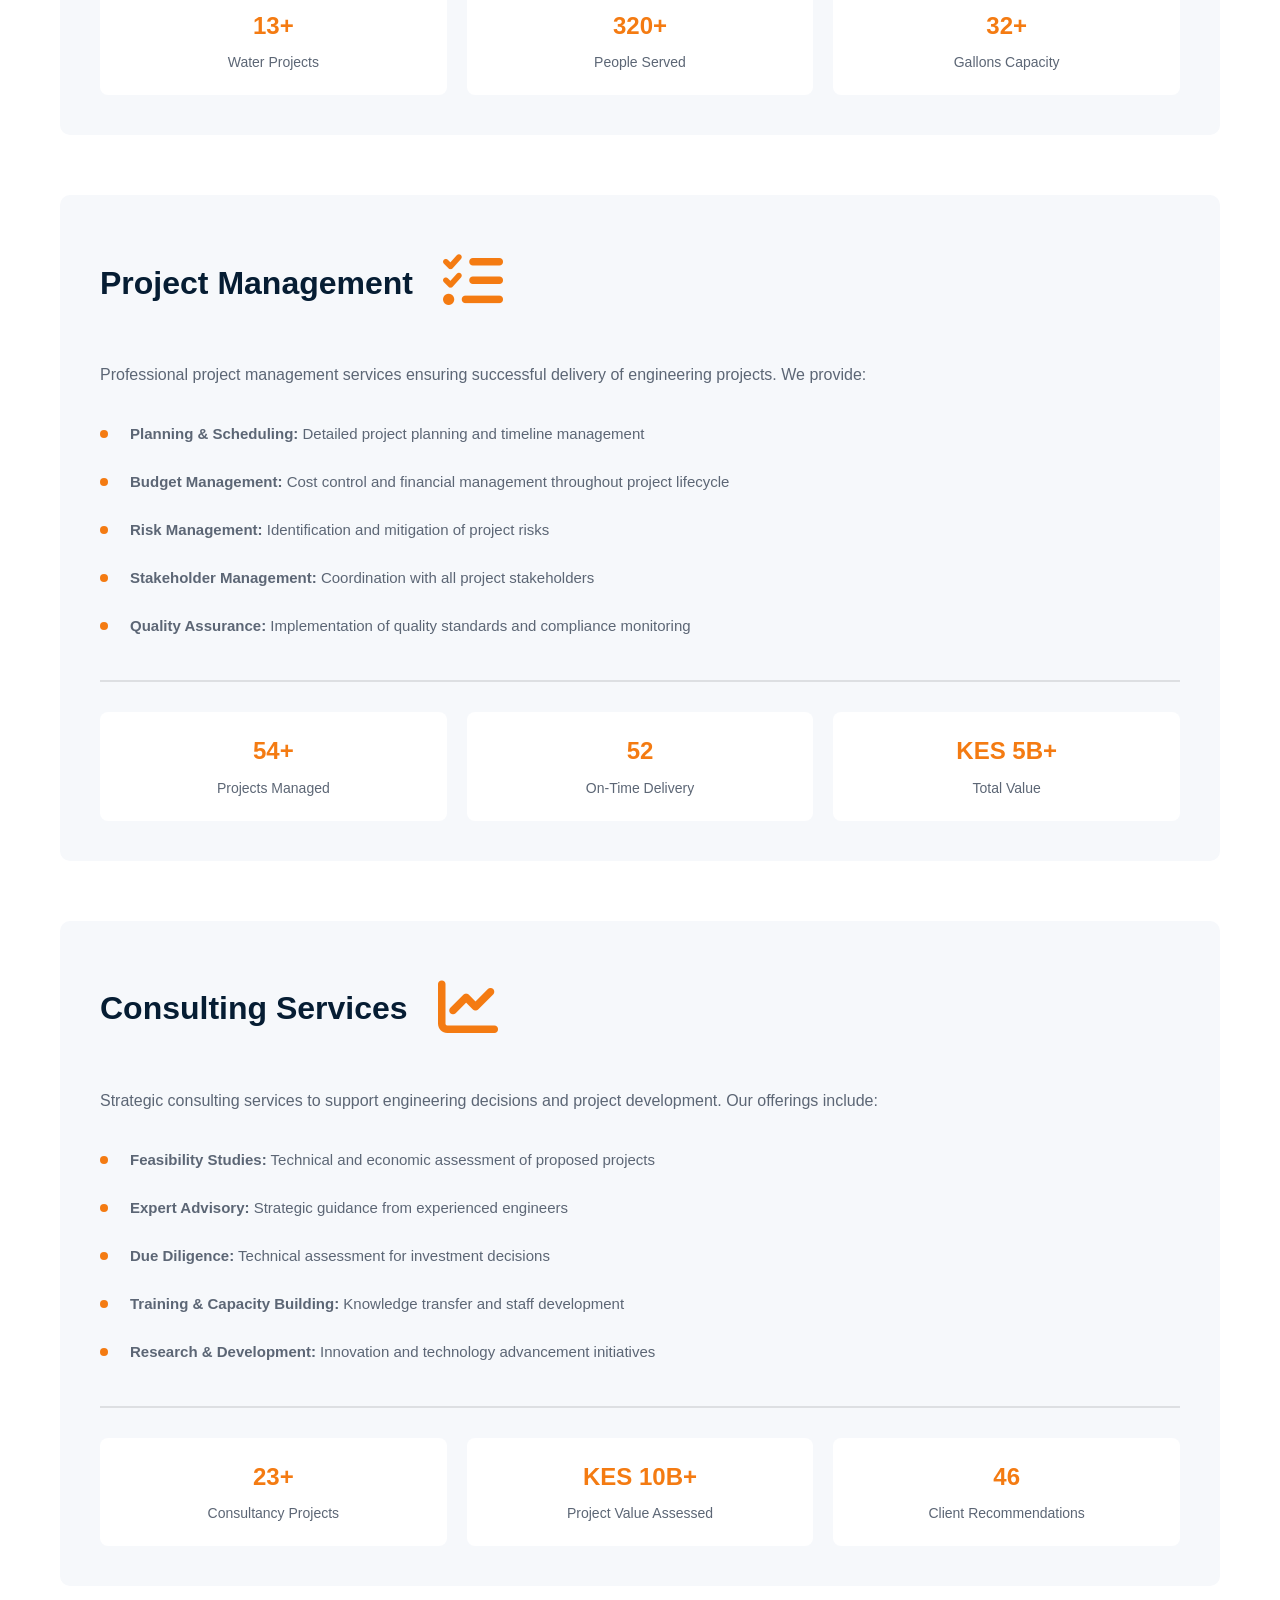
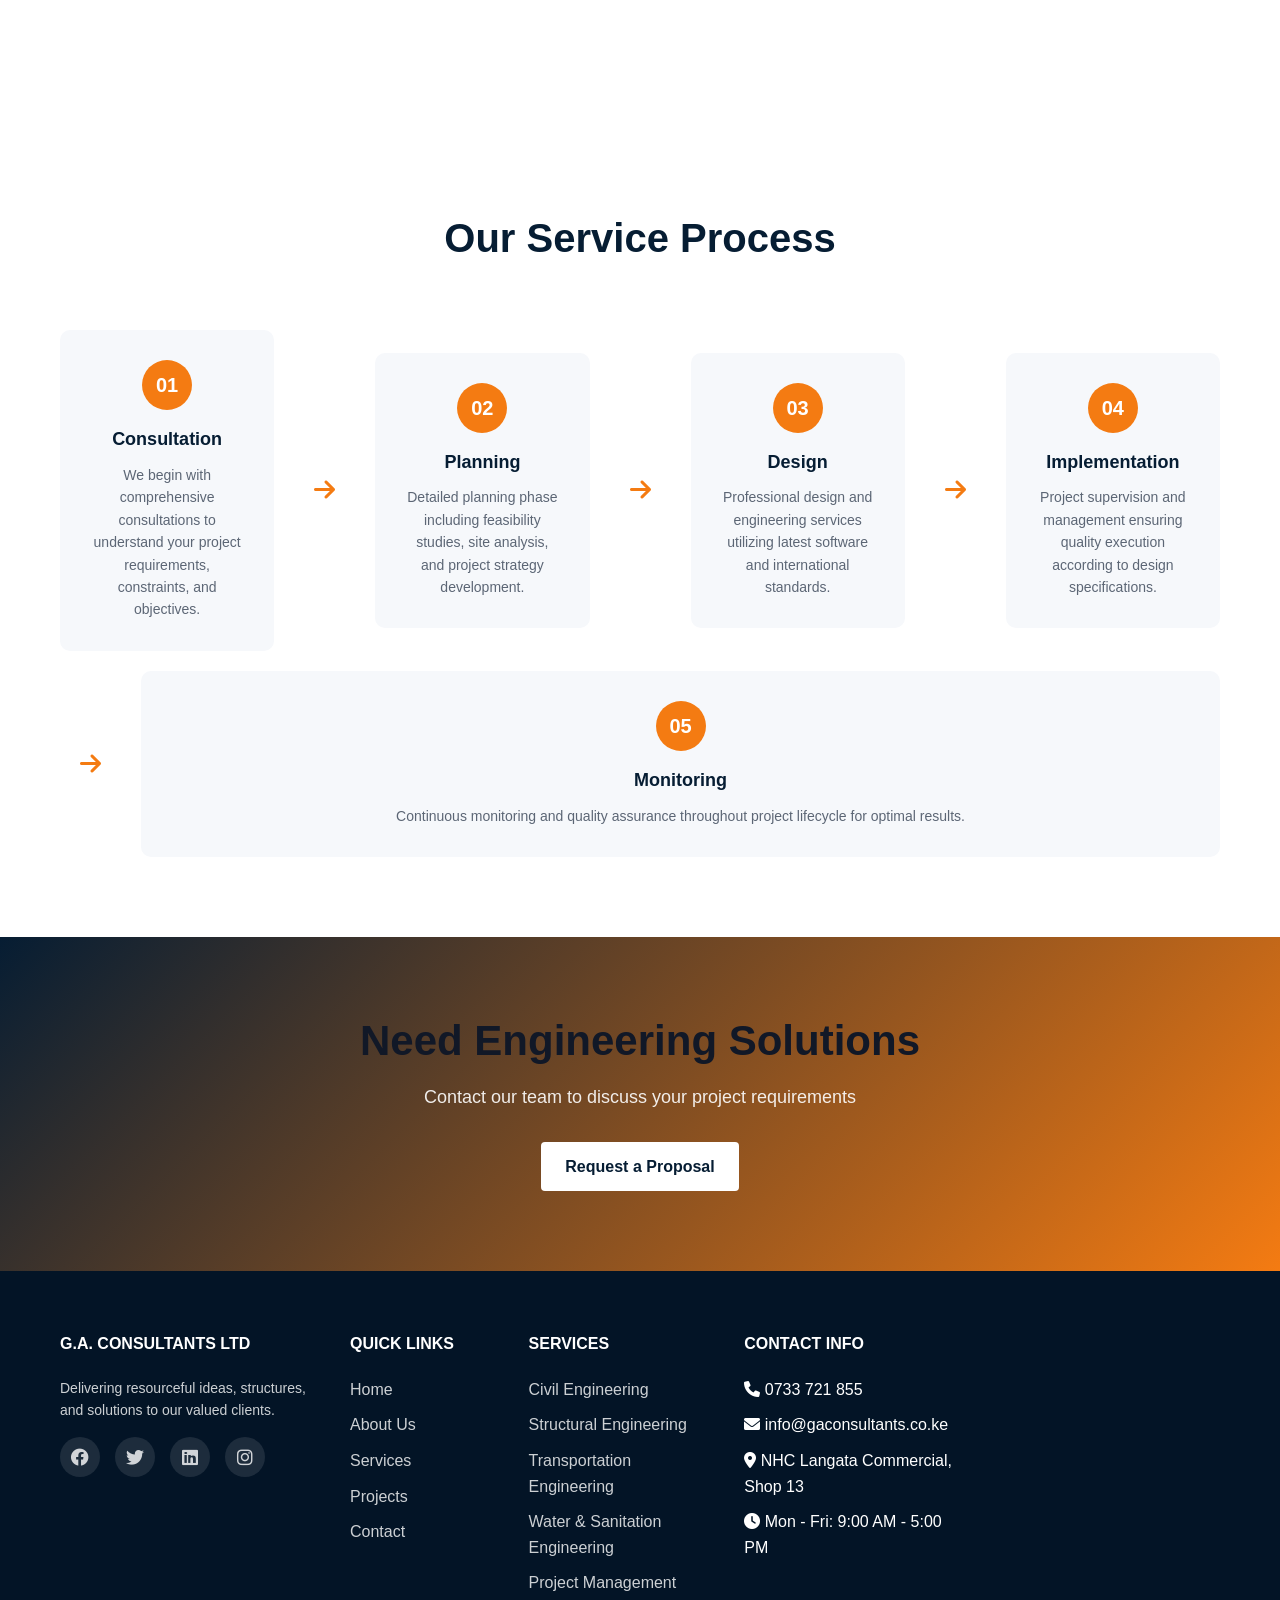
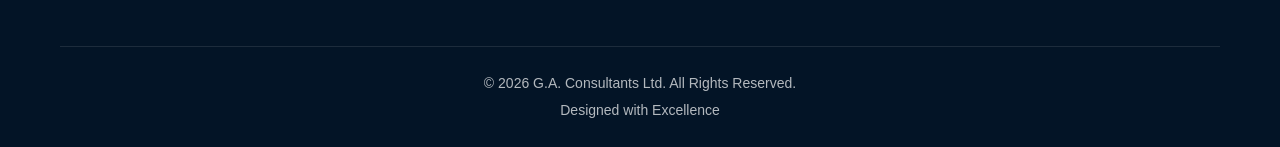
<file: services.html>
<!DOCTYPE html>
<html lang="en">
<head>
    <meta charset="UTF-8">
    <meta name="viewport" content="width=device-width, initial-scale=1.0">
    <title>Services - G.A. Consultants Ltd</title>
    <link rel="icon" type="image/svg+xml" href="images/favicon.svg">
    <link rel="stylesheet" href="css/style.css">
    <link rel="stylesheet" href="https://cdnjs.cloudflare.com/ajax/libs/font-awesome/6.0.0/css/all.min.css">
</head>
<body>
    <!-- Navigation -->
    <nav class="navbar">
        <div class="container">
            <div class="logo">
                <img src="images/GA logo.jpeg" alt="G.A. Consultants Ltd logo" class="logo-mark">
                <div class="logo-info">
                    <h3>G.A. CONSULTANTS LTD</h3>
                    <p>Your Preferred Engineering Consultancy Firm</p>
                </div>
            </div>
            <ul class="nav-links">
                <li><a href="index.html">Home</a></li>
                <li><a href="about.html">About Us</a></li>
                <li><a href="services.html" class="active">Services</a></li>
                <li><a href="projects.html">Projects</a></li>
                <li><a href="team.html">Our Team</a></li>
                <li><a href="certifications.html">Certifications</a></li>
                <li><a href="contact.html">Contact</a></li>
            </ul>
            <a href="contact.html" class="cta-btn">Get in Touch</a>
            <div class="hamburger">
                <span></span>
                <span></span>
                <span></span>
            </div>
        </div>
    </nav>

    <!-- Page Header -->
    <section class="page-header">
        <div class="container">
            <h1>Our Services</h1>
            <p>Comprehensive Engineering Solutions</p>
        </div>
    </section>

    <!-- Services Detailed -->
    <section class="services-detailed">
        <div class="container">
            <div class="service-detail">
                <div class="service-detail-header">
                    <h2>Civil Engineering</h2>
                    <div class="service-icon-large">
                        <i class="fas fa-building"></i>
                    </div>
                </div>
                <p>Our civil engineering team specializes in the design and implementation of infrastructure projects that shape communities. We provide comprehensive services including:</p>
                <ul class="service-list">
                    <li><strong>Road Construction:</strong> Design and supervision of roads and highways to international standards</li>
                    <li><strong>Bridge Engineering:</strong> Design and construction of bridges with structural integrity and aesthetic appeal</li>
                    <li><strong>Infrastructure Planning:</strong> Feasibility studies and master planning for urban and rural development</li>
                    <li><strong>Site Development:</strong> Land preparation and infrastructure development for commercial and residential projects</li>
                    <li><strong>Quality Assurance:</strong> Rigorous testing and inspection throughout project execution</li>
                </ul>
                <div class="service-stats">
                    <div class="stat-box">
                        <h4>40+</h4>
                        <p>Civil Projects</p>
                    </div>
                    <div class="stat-box">
                        <h4>300+</h4>
                        <p>Kilometers</p>
                    </div>
                    <div class="stat-box">
                        <h4>5+</h4>
                        <p>Bridge Structures</p>
                    </div>
                </div>
            </div>

            <div class="service-detail">
                <div class="service-detail-header">
                    <h2>Structural Engineering</h2>
                    <div class="service-icon-large">
                        <i class="fas fa-cube"></i>
                    </div>
                </div>
                <p>We deliver safe, economically efficient, and innovative structural solutions for buildings and infrastructure. Our services include:</p>
                <ul class="service-list">
                    <li><strong>Building Design:</strong> Residential, commercial, and industrial structure design</li>
                    <li><strong>Structural Analysis:</strong> Advanced analysis using latest software and engineering practices</li>
                    <li><strong>Retrofitting & Rehabilitation:</strong> Strengthening existing structures for enhanced performance</li>
                    <li><strong>Special Structures:</strong> Design of unique and complex architectural structures</li>
                    <li><strong>Construction Supervision:</strong> On-site inspection and quality control during construction</li>
                </ul>
                <div class="service-stats">
                    <div class="stat-box">
                        <h4>35+</h4>
                        <p>Building Projects</p>
                    </div>
                    <div class="stat-box">
                        <h4>2M+</h4>
                        <p>Square Meters</p>
                    </div>
                    <div class="stat-box">
                        <h4>0</h4>
                        <p>Structural Failures</p>
                    </div>
                </div>
            </div>

            <div class="service-detail">
                <div class="service-detail-header">
                    <h2>Transportation Engineering</h2>
                    <div class="service-icon-large">
                        <i class="fas fa-road"></i>
                    </div>
                </div>
                <p>Our transportation engineering expertise spans road networks, traffic management, and public transit systems. We offer:</p>
                <ul class="service-list">
                    <li><strong>Road Network Design:</strong> State-of-the-art highway and urban road design</li>
                    <li><strong>Traffic Management:</strong> Traffic flow optimization and intelligent transportation systems</li>
                    <li><strong>Pavement Design:</strong> Modern pavement engineering for durability and safety</li>
                    <li><strong>Geometric Design:</strong> Safe and efficient road geometry standards</li>
                    <li><strong>Feasibility Studies:</strong> Economic and technical viability assessments</li>
                </ul>
                <div class="service-stats">
                    <div class="stat-box">
                        <h4>25+</h4>
                        <p>Transportation Projects</p>
                    </div>
                    <div class="stat-box">
                        <h4>500K+</h4>
                        <p>Daily Users</p>
                    </div>
                    <div class="stat-box">
                        <h4>99%</h4>
                        <p>Safety Rate</p>
                    </div>
                </div>
            </div>

            <div class="service-detail">
                <div class="service-detail-header">
                    <h2>Water & Sanitation Engineering</h2>
                    <div class="service-icon-large">
                        <i class="fas fa-droplet"></i>
                    </div>
                </div>
                <p>We provide comprehensive water and sanitation solutions for communities and industries. Our expertise includes:</p>
                <ul class="service-list">
                    <li><strong>Water Supply Systems:</strong> Design and development of reliable water distribution networks</li>
                    <li><strong>Wastewater Treatment:</strong> Advanced treatment plants for municipal and industrial use</li>
                    <li><strong>Environmental Engineering:</strong> Pollution control and environmental protection solutions</li>
                    <li><strong>Drainage Design:</strong> Stormwater management and flood prevention systems</li>
                    <li><strong>Water Quality Management:</strong> Testing and monitoring for regulatory compliance</li>
                </ul>
                <div class="service-stats">
                    <div class="stat-box">
                        <h4>20+</h4>
                        <p>Water Projects</p>
                    </div>
                    <div class="stat-box">
                        <h4>500K+</h4>
                        <p>People Served</p>
                    </div>
                    <div class="stat-box">
                        <h4>50M+</h4>
                        <p>Gallons Capacity</p>
                    </div>
                </div>
            </div>

            <div class="service-detail">
                <div class="service-detail-header">
                    <h2>Project Management</h2>
                    <div class="service-icon-large">
                        <i class="fas fa-tasks"></i>
                    </div>
                </div>
                <p>Professional project management services ensuring successful delivery of engineering projects. We provide:</p>
                <ul class="service-list">
                    <li><strong>Planning & Scheduling:</strong> Detailed project planning and timeline management</li>
                    <li><strong>Budget Management:</strong> Cost control and financial management throughout project lifecycle</li>
                    <li><strong>Risk Management:</strong> Identification and mitigation of project risks</li>
                    <li><strong>Stakeholder Management:</strong> Coordination with all project stakeholders</li>
                    <li><strong>Quality Assurance:</strong> Implementation of quality standards and compliance monitoring</li>
                </ul>
                <div class="service-stats">
                    <div class="stat-box">
                        <h4>100+</h4>
                        <p>Projects Managed</p>
                    </div>
                    <div class="stat-box">
                        <h4>95%</h4>
                        <p>On-Time Delivery</p>
                    </div>
                    <div class="stat-box">
                        <h4>KES 5B+</h4>
                        <p>Total Value</p>
                    </div>
                </div>
            </div>

            <div class="service-detail">
                <div class="service-detail-header">
                    <h2>Consulting Services</h2>
                    <div class="service-icon-large">
                        <i class="fas fa-chart-line"></i>
                    </div>
                </div>
                <p>Strategic consulting services to support engineering decisions and project development. Our offerings include:</p>
                <ul class="service-list">
                    <li><strong>Feasibility Studies:</strong> Technical and economic assessment of proposed projects</li>
                    <li><strong>Expert Advisory:</strong> Strategic guidance from experienced engineers</li>
                    <li><strong>Due Diligence:</strong> Technical assessment for investment decisions</li>
                    <li><strong>Training & Capacity Building:</strong> Knowledge transfer and staff development</li>
                    <li><strong>Research & Development:</strong> Innovation and technology advancement initiatives</li>
                </ul>
                <div class="service-stats">
                    <div class="stat-box">
                        <h4>50+</h4>
                        <p>Consultancy Projects</p>
                    </div>
                    <div class="stat-box">
                        <h4>KES 10B+</h4>
                        <p>Project Value Assessed</p>
                    </div>
                    <div class="stat-box">
                        <h4>100%</h4>
                        <p>Client Recommendations</p>
                    </div>
                </div>
            </div>
        </div>
    </section>

    <!-- Process Section -->
    <section class="service-process">
        <div class="container">
            <h2>Our Service Process</h2>
            <div class="process-steps">
                <div class="process-step">
                    <div class="step-number">01</div>
                    <h3>Consultation</h3>
                    <p>We begin with comprehensive consultations to understand your project requirements, constraints, and objectives.</p>
                </div>
                <div class="process-arrow"><i class="fas fa-arrow-right"></i></div>
                <div class="process-step">
                    <div class="step-number">02</div>
                    <h3>Planning</h3>
                    <p>Detailed planning phase including feasibility studies, site analysis, and project strategy development.</p>
                </div>
                <div class="process-arrow"><i class="fas fa-arrow-right"></i></div>
                <div class="process-step">
                    <div class="step-number">03</div>
                    <h3>Design</h3>
                    <p>Professional design and engineering services utilizing latest software and international standards.</p>
                </div>
                <div class="process-arrow"><i class="fas fa-arrow-right"></i></div>
                <div class="process-step">
                    <div class="step-number">04</div>
                    <h3>Implementation</h3>
                    <p>Project supervision and management ensuring quality execution according to design specifications.</p>
                </div>
                <div class="process-arrow"><i class="fas fa-arrow-right"></i></div>
                <div class="process-step">
                    <div class="step-number">05</div>
                    <h3>Monitoring</h3>
                    <p>Continuous monitoring and quality assurance throughout project lifecycle for optimal results.</p>
                </div>
            </div>
        </div>
    </section>

    <!-- CTA Section -->
    <section class="cta-section">
        <div class="container">
            <h2>Need Engineering Solutions</h2>
            <p>Contact our team to discuss your project requirements</p>
            <a href="contact.html" class="btn btn-light">Request a Proposal</a>
        </div>
    </section>

    <!-- Footer -->
    <footer class="footer">
        <div class="container">
            <div class="footer-content">
                <div class="footer-section">
                    <h3>G.A. CONSULTANTS LTD</h3>
                    <p>Delivering resourceful ideas, structures, and solutions to our valued clients.</p>
                    <div class="social-links">
                        <a href="#"><i class="fab fa-facebook"></i></a>
                        <a href="#"><i class="fab fa-twitter"></i></a>
                        <a href="#"><i class="fab fa-linkedin"></i></a>
                        <a href="#"><i class="fab fa-instagram"></i></a>
                    </div>
                </div>
                <div class="footer-section">
                    <h4>QUICK LINKS</h4>
                    <ul>
                        <li><a href="index.html">Home</a></li>
                        <li><a href="about.html">About Us</a></li>
                        <li><a href="services.html">Services</a></li>
                        <li><a href="projects.html">Projects</a></li>
                        <li><a href="contact.html">Contact</a></li>
                    </ul>
                </div>
                <div class="footer-section">
                    <h4>SERVICES</h4>
                    <ul>
                        <li><a href="services.html">Civil Engineering</a></li>
                        <li><a href="services.html">Structural Engineering</a></li>
                        <li><a href="services.html">Transportation Engineering</a></li>
                        <li><a href="services.html">Water & Sanitation Engineering</a></li>
                        <li><a href="services.html">Project Management</a></li>
                    </ul>
                </div>
                <div class="footer-section">
                    <h4>CONTACT INFO</h4>
                    <ul>
                        <li><i class="fas fa-phone"></i> 0733 721 855</li>
                        <li><i class="fas fa-envelope"></i> info@gaconsultants.co.ke</li>
                        <li><i class="fas fa-map-marker-alt"></i> NHC Langata Commercial, Shop 13</li>
                        <li><i class="fas fa-clock"></i> Mon - Fri: 9:00 AM - 5:00 PM</li>
                    </ul>
                </div>
            </div>
            <div class="footer-bottom">
                <p>&copy; 2026 G.A. Consultants Ltd. All Rights Reserved.</p>
                <p>Designed with Excellence</p>
            </div>
        </div>
    </footer>

    <script src="js/script.js"></script>
</body>
</html>
</file>
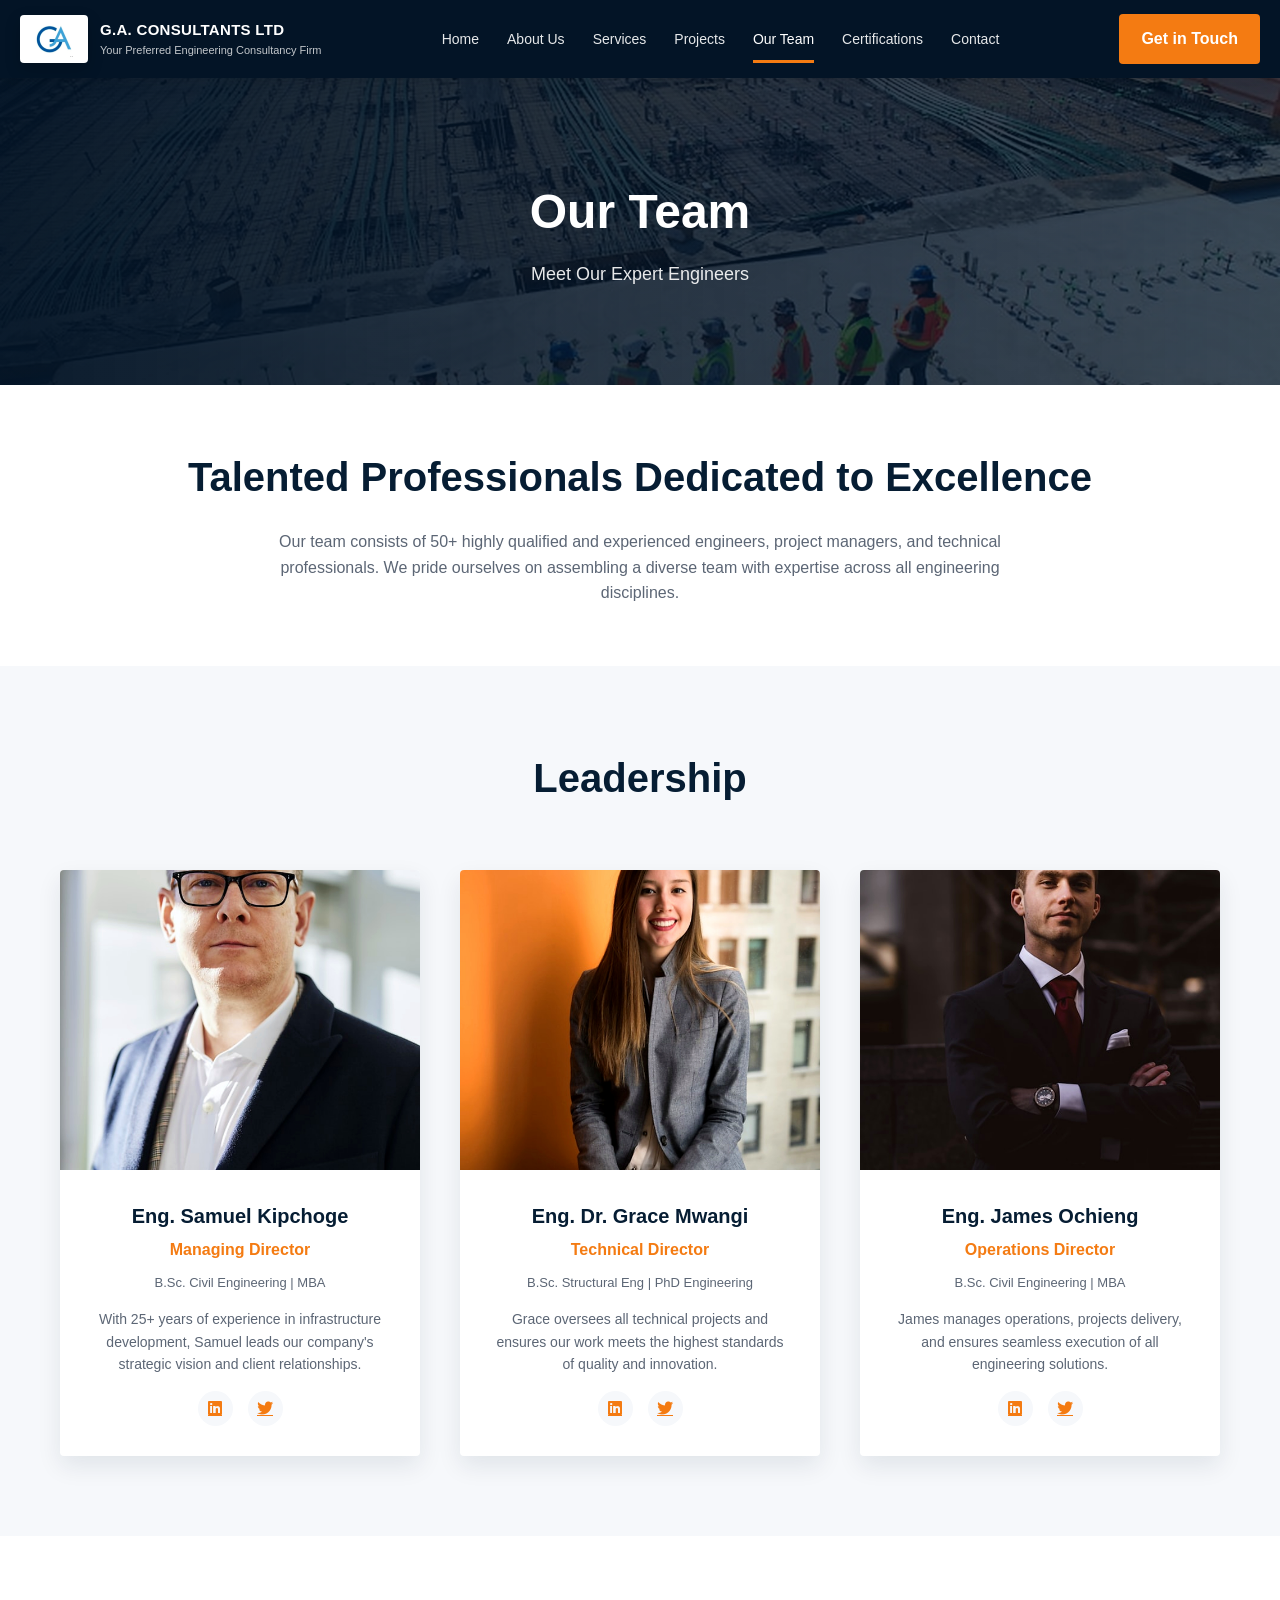
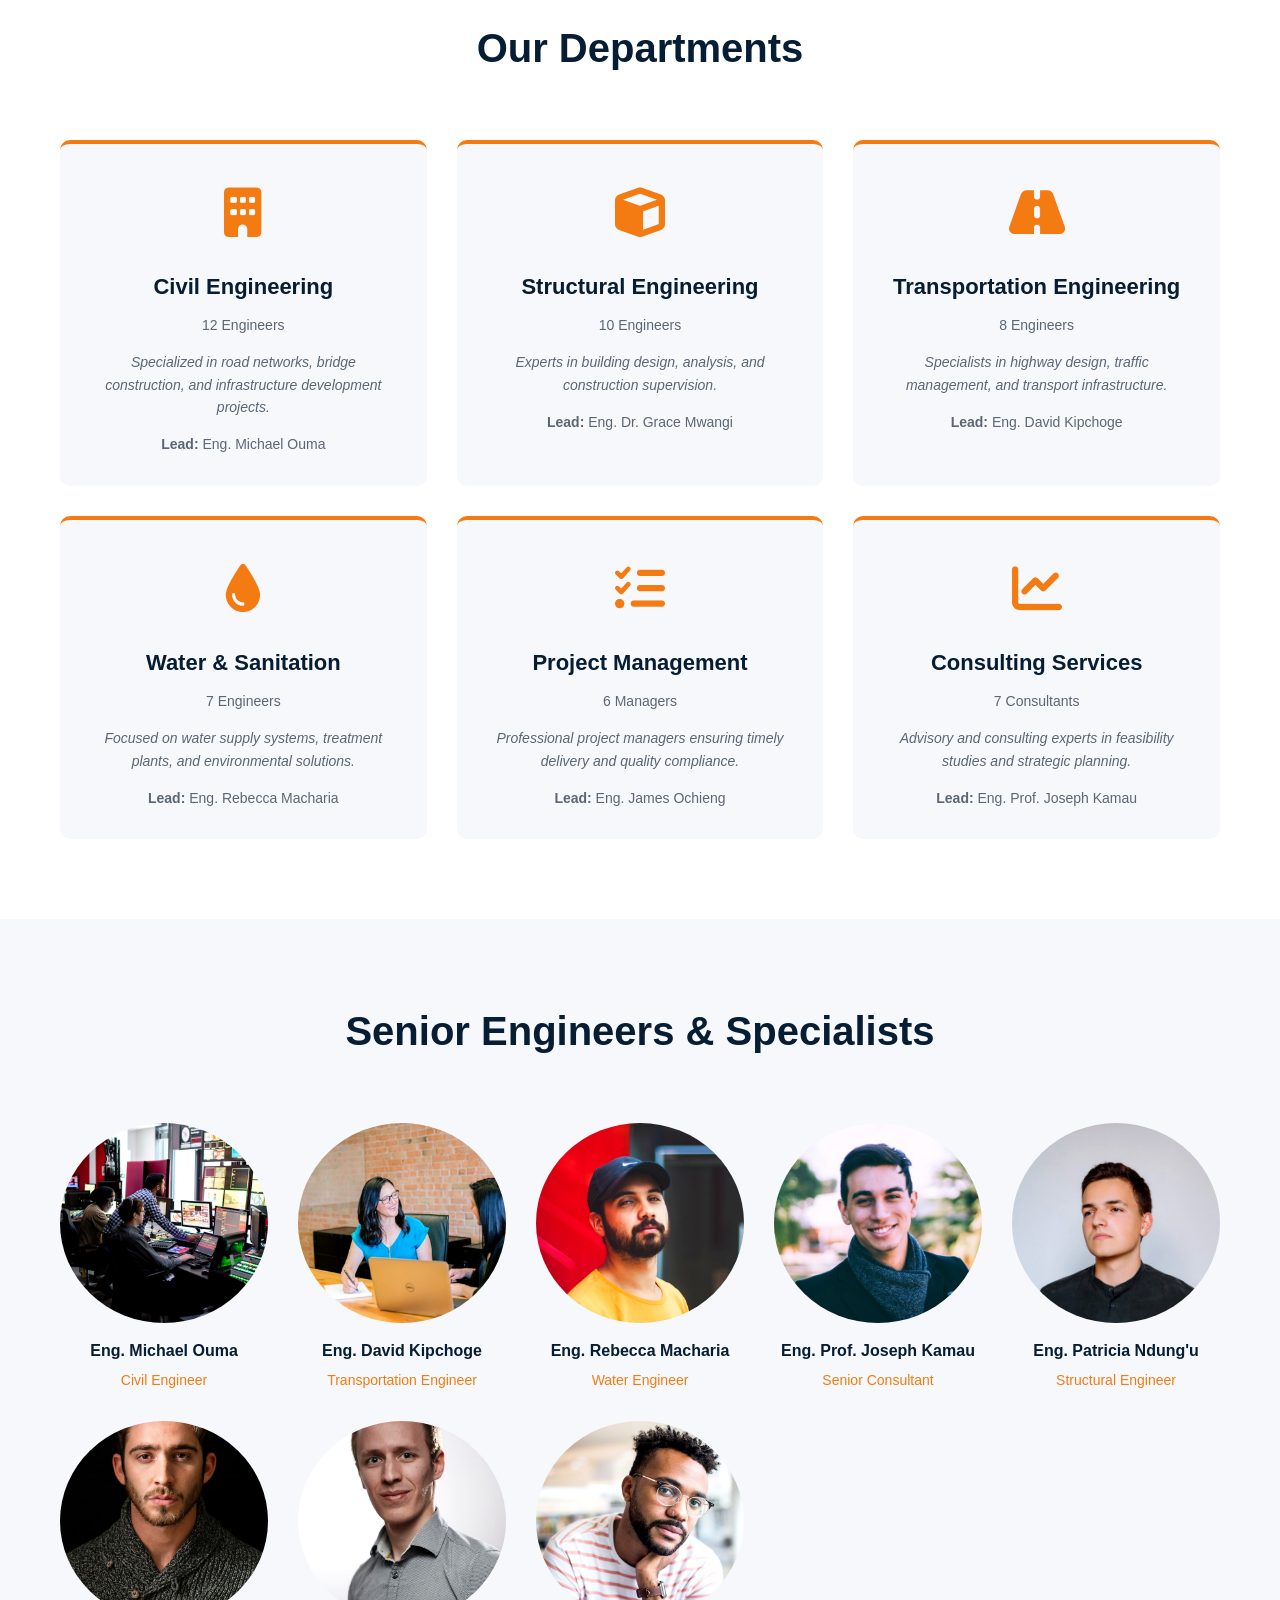
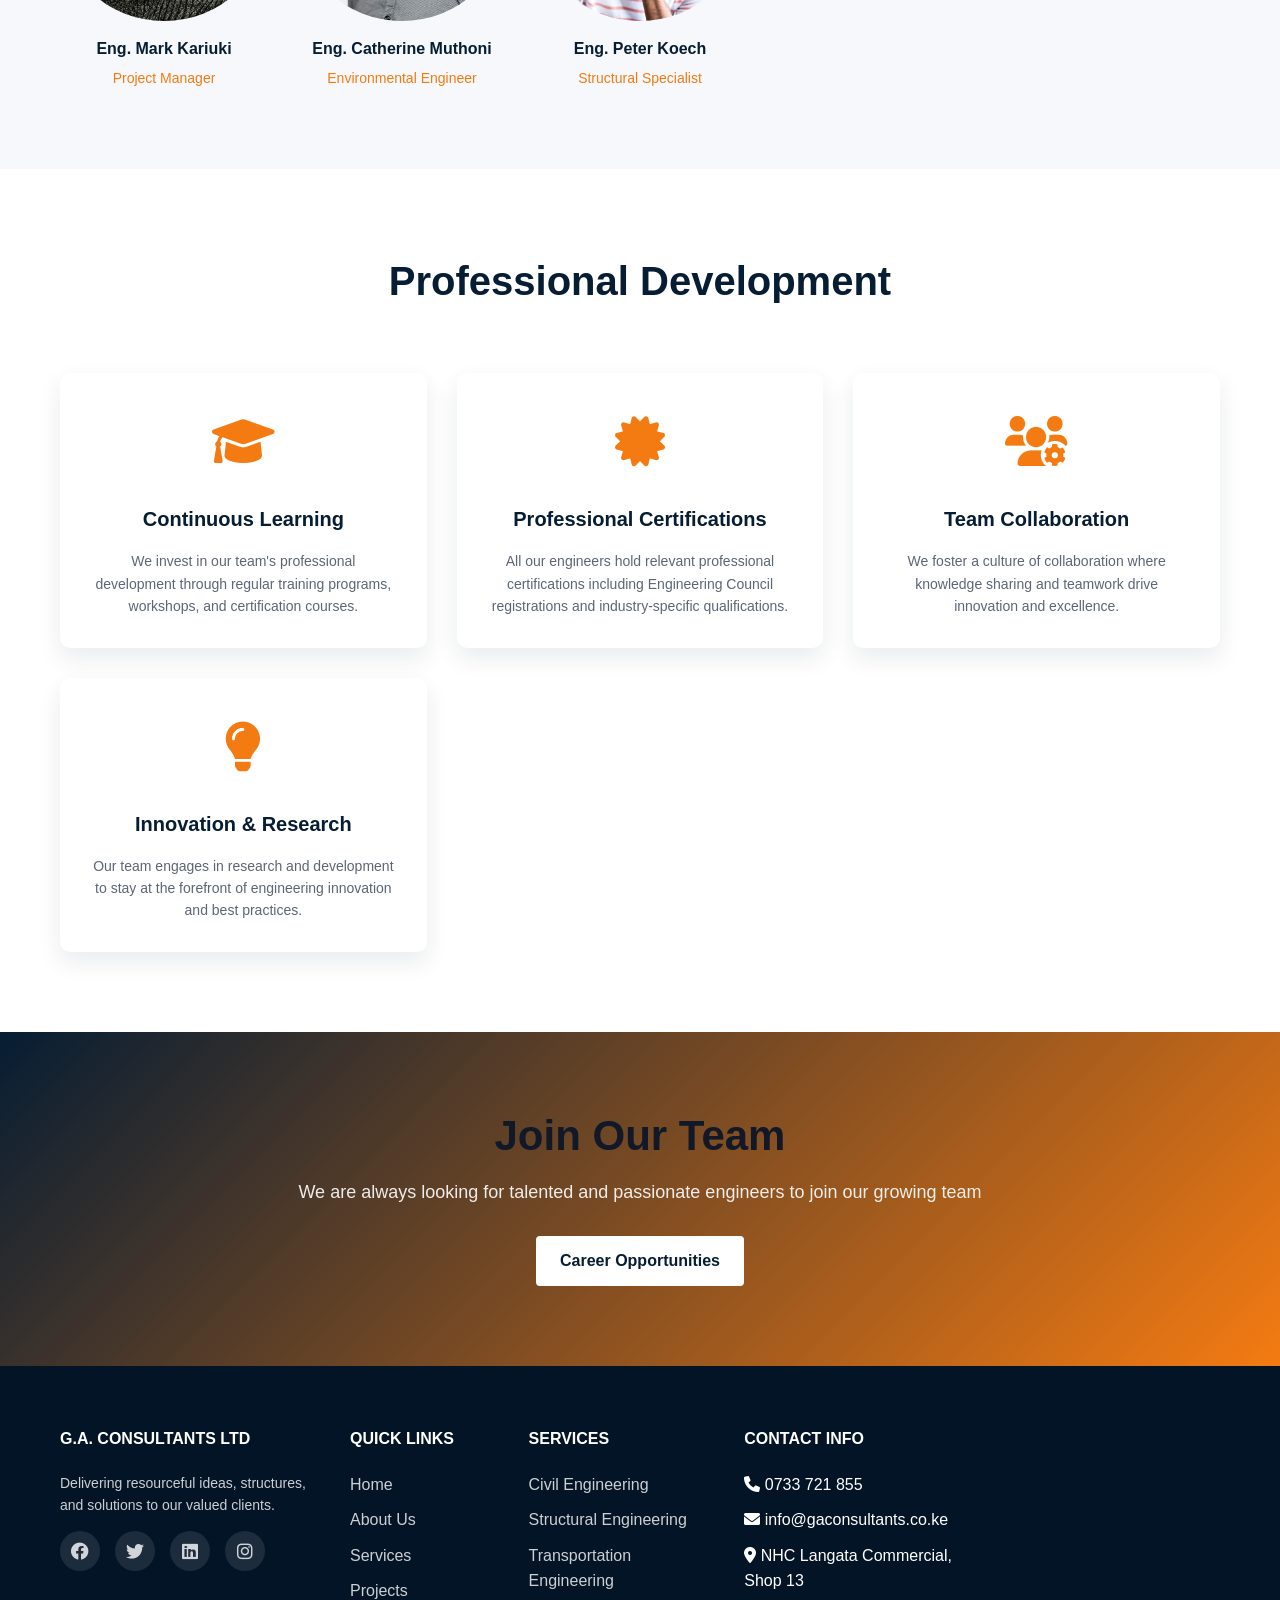
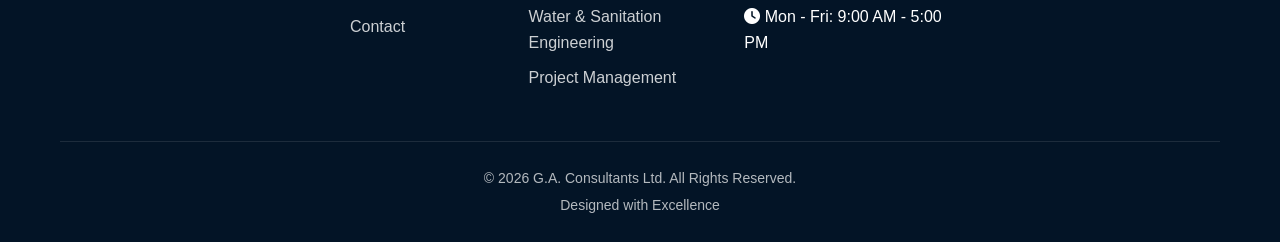
<file: team.html>
<!DOCTYPE html>
<html lang="en">
<head>
    <meta charset="UTF-8">
    <meta name="viewport" content="width=device-width, initial-scale=1.0">
    <title>Our Team - G.A. Consultants Ltd</title>
    <link rel="icon" type="image/svg+xml" href="images/favicon.svg">
    <link rel="stylesheet" href="css/style.css">
    <link rel="stylesheet" href="https://cdnjs.cloudflare.com/ajax/libs/font-awesome/6.0.0/css/all.min.css">
</head>
<body>
    <!-- Navigation -->
    <nav class="navbar">
        <div class="container">
            <div class="logo">
                <img src="images/GA logo.jpeg" alt="G.A. Consultants Ltd logo" class="logo-mark">
                <div class="logo-info">
                    <h3>G.A. CONSULTANTS LTD</h3>
                    <p>Your Preferred Engineering Consultancy Firm</p>
                </div>
            </div>
            <ul class="nav-links">
                <li><a href="index.html">Home</a></li>
                <li><a href="about.html">About Us</a></li>
                <li><a href="services.html">Services</a></li>
                <li><a href="projects.html">Projects</a></li>
                <li><a href="team.html" class="active">Our Team</a></li>
                <li><a href="certifications.html">Certifications</a></li>
                <li><a href="contact.html">Contact</a></li>
            </ul>
            <a href="contact.html" class="cta-btn">Get in Touch</a>
            <div class="hamburger">
                <span></span>
                <span></span>
                <span></span>
            </div>
        </div>
    </nav>

    <!-- Page Header -->
    <section class="page-header">
        <div class="container">
            <h1>Our Team</h1>
            <p>Meet Our Expert Engineers</p>
        </div>
    </section>

    <!-- Team Introduction -->
    <section class="team-intro">
        <div class="container">
            <h2>Talented Professionals Dedicated to Excellence</h2>
            <p>Our team consists of 50+ highly qualified and experienced engineers, project managers, and technical professionals. We pride ourselves on assembling a diverse team with expertise across all engineering disciplines.</p>
        </div>
    </section>

    <!-- Leadership Team -->
    <section class="leadership-team">
        <div class="container">
            <h2>Leadership</h2>
            <div class="team-grid">
                <div class="team-member">
                    <div class="member-image" style="background-image: url('images/team-director-1.jpg')"></div>
                    <div class="member-info">
                        <h3>Eng. Samuel Kipchoge</h3>
                        <p class="member-title">Managing Director</p>
                        <p class="member-qualifications">B.Sc. Civil Engineering | MBA</p>
                        <p class="member-bio">With 25+ years of experience in infrastructure development, Samuel leads our company's strategic vision and client relationships.</p>
                        <div class="member-social">
                            <a href="#"><i class="fab fa-linkedin"></i></a>
                            <a href="#"><i class="fab fa-twitter"></i></a>
                        </div>
                    </div>
                </div>

                <div class="team-member">
                    <div class="member-image" style="background-image: url('images/team-director-2.jpg')"></div>
                    <div class="member-info">
                        <h3>Eng. Dr. Grace Mwangi</h3>
                        <p class="member-title">Technical Director</p>
                        <p class="member-qualifications">B.Sc. Structural Eng | PhD Engineering</p>
                        <p class="member-bio">Grace oversees all technical projects and ensures our work meets the highest standards of quality and innovation.</p>
                        <div class="member-social">
                            <a href="#"><i class="fab fa-linkedin"></i></a>
                            <a href="#"><i class="fab fa-twitter"></i></a>
                        </div>
                    </div>
                </div>

                <div class="team-member">
                    <div class="member-image" style="background-image: url('images/team-director-3.jpg')"></div>
                    <div class="member-info">
                        <h3>Eng. James Ochieng</h3>
                        <p class="member-title">Operations Director</p>
                        <p class="member-qualifications">B.Sc. Civil Engineering | MBA</p>
                        <p class="member-bio">James manages operations, projects delivery, and ensures seamless execution of all engineering solutions.</p>
                        <div class="member-social">
                            <a href="#"><i class="fab fa-linkedin"></i></a>
                            <a href="#"><i class="fab fa-twitter"></i></a>
                        </div>
                    </div>
                </div>
            </div>
        </div>
    </section>

    <!-- Departments -->
    <section class="departments">
        <div class="container">
            <h2>Our Departments</h2>
            <div class="departments-grid">
                <div class="department-card">
                    <div class="dept-icon">
                        <i class="fas fa-building"></i>
                    </div>
                    <h3>Civil Engineering</h3>
                    <p>12 Engineers</p>
                    <p class="dept-description">Specialized in road networks, bridge construction, and infrastructure development projects.</p>
                    <div class="team-members-list">
                        <p><strong>Lead:</strong> Eng. Michael Ouma</p>
                    </div>
                </div>

                <div class="department-card">
                    <div class="dept-icon">
                        <i class="fas fa-cube"></i>
                    </div>
                    <h3>Structural Engineering</h3>
                    <p>10 Engineers</p>
                    <p class="dept-description">Experts in building design, analysis, and construction supervision.</p>
                    <div class="team-members-list">
                        <p><strong>Lead:</strong> Eng. Dr. Grace Mwangi</p>
                    </div>
                </div>

                <div class="department-card">
                    <div class="dept-icon">
                        <i class="fas fa-road"></i>
                    </div>
                    <h3>Transportation Engineering</h3>
                    <p>8 Engineers</p>
                    <p class="dept-description">Specialists in highway design, traffic management, and transport infrastructure.</p>
                    <div class="team-members-list">
                        <p><strong>Lead:</strong> Eng. David Kipchoge</p>
                    </div>
                </div>

                <div class="department-card">
                    <div class="dept-icon">
                        <i class="fas fa-droplet"></i>
                    </div>
                    <h3>Water & Sanitation</h3>
                    <p>7 Engineers</p>
                    <p class="dept-description">Focused on water supply systems, treatment plants, and environmental solutions.</p>
                    <div class="team-members-list">
                        <p><strong>Lead:</strong> Eng. Rebecca Macharia</p>
                    </div>
                </div>

                <div class="department-card">
                    <div class="dept-icon">
                        <i class="fas fa-tasks"></i>
                    </div>
                    <h3>Project Management</h3>
                    <p>6 Managers</p>
                    <p class="dept-description">Professional project managers ensuring timely delivery and quality compliance.</p>
                    <div class="team-members-list">
                        <p><strong>Lead:</strong> Eng. James Ochieng</p>
                    </div>
                </div>

                <div class="department-card">
                    <div class="dept-icon">
                        <i class="fas fa-chart-line"></i>
                    </div>
                    <h3>Consulting Services</h3>
                    <p>7 Consultants</p>
                    <p class="dept-description">Advisory and consulting experts in feasibility studies and strategic planning.</p>
                    <div class="team-members-list">
                        <p><strong>Lead:</strong> Eng. Prof. Joseph Kamau</p>
                    </div>
                </div>
            </div>
        </div>
    </section>

    <!-- Team Members Gallery -->
    <section class="team-gallery">
        <div class="container">
            <h2>Senior Engineers & Specialists</h2>
            <div class="gallery-grid">
                <div class="gallery-member">
                    <div class="gallery-image" style="background-image: url('images/team-engineer-1.jpg')"></div>
                    <h4>Eng. Michael Ouma</h4>
                    <p>Civil Engineer</p>
                </div>
                <div class="gallery-member">
                    <div class="gallery-image" style="background-image: url('images/team-engineer-2.jpg')"></div>
                    <h4>Eng. David Kipchoge</h4>
                    <p>Transportation Engineer</p>
                </div>
                <div class="gallery-member">
                    <div class="gallery-image" style="background-image: url('images/team-engineer-3.jpg')"></div>
                    <h4>Eng. Rebecca Macharia</h4>
                    <p>Water Engineer</p>
                </div>
                <div class="gallery-member">
                    <div class="gallery-image" style="background-image: url('images/team-engineer-4.jpg')"></div>
                    <h4>Eng. Prof. Joseph Kamau</h4>
                    <p>Senior Consultant</p>
                </div>
                <div class="gallery-member">
                    <div class="gallery-image" style="background-image: url('images/team-engineer-5.jpg')"></div>
                    <h4>Eng. Patricia Ndung'u</h4>
                    <p>Structural Engineer</p>
                </div>
                <div class="gallery-member">
                    <div class="gallery-image" style="background-image: url('images/team-engineer-6.jpg')"></div>
                    <h4>Eng. Mark Kariuki</h4>
                    <p>Project Manager</p>
                </div>
                <div class="gallery-member">
                    <div class="gallery-image" style="background-image: url('images/team-engineer-7.jpg')"></div>
                    <h4>Eng. Catherine Muthoni</h4>
                    <p>Environmental Engineer</p>
                </div>
                <div class="gallery-member">
                    <div class="gallery-image" style="background-image: url('images/team-engineer-8.jpg')"></div>
                    <h4>Eng. Peter Koech</h4>
                    <p>Structural Specialist</p>
                </div>
            </div>
        </div>
    </section>

    <!-- Professional Development -->
    <section class="professional-dev">
        <div class="container">
            <h2>Professional Development</h2>
            <div class="dev-content">
                <div class="dev-item">
                    <div class="dev-icon">
                        <i class="fas fa-graduation-cap"></i>
                    </div>
                    <h3>Continuous Learning</h3>
                    <p>We invest in our team's professional development through regular training programs, workshops, and certification courses.</p>
                </div>
                <div class="dev-item">
                    <div class="dev-icon">
                        <i class="fas fa-certificate"></i>
                    </div>
                    <h3>Professional Certifications</h3>
                    <p>All our engineers hold relevant professional certifications including Engineering Council registrations and industry-specific qualifications.</p>
                </div>
                <div class="dev-item">
                    <div class="dev-icon">
                        <i class="fas fa-users-cog"></i>
                    </div>
                    <h3>Team Collaboration</h3>
                    <p>We foster a culture of collaboration where knowledge sharing and teamwork drive innovation and excellence.</p>
                </div>
                <div class="dev-item">
                    <div class="dev-icon">
                        <i class="fas fa-lightbulb"></i>
                    </div>
                    <h3>Innovation & Research</h3>
                    <p>Our team engages in research and development to stay at the forefront of engineering innovation and best practices.</p>
                </div>
            </div>
        </div>
    </section>

    <!-- CTA Section -->
    <section class="cta-section">
        <div class="container">
            <h2>Join Our Team</h2>
            <p>We are always looking for talented and passionate engineers to join our growing team</p>
            <a href="contact.html" class="btn btn-light">Career Opportunities</a>
        </div>
    </section>

    <!-- Footer -->
    <footer class="footer">
        <div class="container">
            <div class="footer-content">
                <div class="footer-section">
                    <h3>G.A. CONSULTANTS LTD</h3>
                    <p>Delivering resourceful ideas, structures, and solutions to our valued clients.</p>
                    <div class="social-links">
                        <a href="#"><i class="fab fa-facebook"></i></a>
                        <a href="#"><i class="fab fa-twitter"></i></a>
                        <a href="#"><i class="fab fa-linkedin"></i></a>
                        <a href="#"><i class="fab fa-instagram"></i></a>
                    </div>
                </div>
                <div class="footer-section">
                    <h4>QUICK LINKS</h4>
                    <ul>
                        <li><a href="index.html">Home</a></li>
                        <li><a href="about.html">About Us</a></li>
                        <li><a href="services.html">Services</a></li>
                        <li><a href="projects.html">Projects</a></li>
                        <li><a href="contact.html">Contact</a></li>
                    </ul>
                </div>
                <div class="footer-section">
                    <h4>SERVICES</h4>
                    <ul>
                        <li><a href="services.html">Civil Engineering</a></li>
                        <li><a href="services.html">Structural Engineering</a></li>
                        <li><a href="services.html">Transportation Engineering</a></li>
                        <li><a href="services.html">Water & Sanitation Engineering</a></li>
                        <li><a href="services.html">Project Management</a></li>
                    </ul>
                </div>
                <div class="footer-section">
                    <h4>CONTACT INFO</h4>
                    <ul>
                        <li><i class="fas fa-phone"></i> 0733 721 855</li>
                        <li><i class="fas fa-envelope"></i> info@gaconsultants.co.ke</li>
                        <li><i class="fas fa-map-marker-alt"></i> NHC Langata Commercial, Shop 13</li>
                        <li><i class="fas fa-clock"></i> Mon - Fri: 9:00 AM - 5:00 PM</li>
                    </ul>
                </div>
            </div>
            <div class="footer-bottom">
                <p>&copy; 2026 G.A. Consultants Ltd. All Rights Reserved.</p>
                <p>Designed with Excellence</p>
            </div>
        </div>
    </footer>

    <script src="js/script.js"></script>
</body>
</html>
</file>
<file: css/style.css>
/* ===== CSS VARIABLES & RESET ===== */
:root {
    --primary-color: #ff8c00;
    --secondary-color: #1a3a52;
    --accent-color: #3ddc84;
    --text-color: #333;
    --light-text: #666;
    --light-bg: #f5f5f5;
    --white: #fff;
    --shadow: 0 2px 15px rgba(0, 0, 0, 0.1);
    --shadow-lg: 0 5px 25px rgba(0, 0, 0, 0.15);
    --transition: all 0.3s ease;
}

* {
    margin: 0;
    padding: 0;
    box-sizing: border-box;
}

html {
    scroll-behavior: smooth;
}

body {
    font-family: 'Segoe UI', Tahoma, Geneva, Verdana, sans-serif;
    color: var(--text-color);
    line-height: 1.6;
    overflow-x: hidden;
}

.container {
    max-width: 1200px;
    margin: 0 auto;
    padding: 0 20px;
}

/* ===== NAVIGATION ===== */
.navbar {
    background: var(--white);
    padding: 15px 0;
    position: sticky;
    top: 0;
    z-index: 1000;
    box-shadow: var(--shadow);
    animation: slideDown 0.5s ease;
}

@keyframes slideDown {
    from {
        transform: translateY(-100%);
        opacity: 0;
    }
    to {
        transform: translateY(0);
        opacity: 1;
    }
}

.navbar .container {
    display: flex;
    justify-content: space-between;
    align-items: center;
}

.logo {
    display: flex;
    align-items: center;
    gap: 15px;
    cursor: pointer;
}

.logo-mark {
    width: 68px;
    height: 48px;
    display: block;
    object-fit: contain;
    border-radius: 4px;
    background: var(--white);
    padding: 4px;
    box-shadow: 0 6px 16px rgba(0, 0, 0, .18);
}

.footer-logo {
    width: 58px;
    height: 42px;
    box-shadow: none;
}

.logo-text {
    width: 50px;
    height: 50px;
    background: linear-gradient(135deg, var(--primary-color), var(--secondary-color));
    color: var(--white);
    display: flex;
    align-items: center;
    justify-content: center;
    border-radius: 50%;
    font-weight: bold;
    font-size: 20px;
    transition: var(--transition);
}

.logo-text:hover {
    transform: scale(1.1);
}

.logo-info h3 {
    font-size: 14px;
    color: var(--secondary-color);
    margin: 0;
}

.logo-info p {
    font-size: 11px;
    color: var(--light-text);
    margin: 0;
}

.nav-links {
    display: flex;
    list-style: none;
    gap: 30px;
    flex: 1;
    justify-content: center;
}

.nav-links a {
    color: var(--text-color);
    text-decoration: none;
    font-weight: 500;
    position: relative;
    transition: var(--transition);
}

.nav-links a::after {
    content: '';
    position: absolute;
    width: 0;
    height: 3px;
    bottom: -5px;
    left: 0;
    background: var(--primary-color);
    transition: var(--transition);
}

.nav-links a:hover::after,
.nav-links a.active::after {
    width: 100%;
}

.nav-links a:hover,
.nav-links a.active {
    color: var(--primary-color);
}

.cta-btn {
    background: var(--primary-color);
    color: var(--white);
    padding: 10px 25px;
    border-radius: 50px;
    text-decoration: none;
    font-weight: 600;
    transition: var(--transition);
    display: inline-flex;
    align-items: center;
    gap: 8px;
}

.cta-btn:hover {
    background: var(--secondary-color);
    transform: translateY(-2px);
    box-shadow: 0 5px 15px rgba(255, 140, 0, 0.3);
}

.hamburger {
    display: none;
    flex-direction: column;
    cursor: pointer;
    gap: 6px;
}

.hamburger span {
    width: 25px;
    height: 3px;
    background: var(--text-color);
    border-radius: 2px;
    transition: var(--transition);
}

/* ===== HERO SECTION ===== */
.hero {
    position: relative;
    min-height: 100vh;
    display: flex;
    align-items: center;
    justify-content: center;
    overflow: hidden;
    padding: 100px 20px;
}

.hero-background {
    position: absolute;
    top: 0;
    right: 0;
    width: 50%;
    height: 100%;
    background: url('../images/hero-bridge.jpg') center/cover no-repeat;
    z-index: 1;
    opacity: 0.2;
    animation: zoomIn 15s ease-in-out infinite;
}

@keyframes zoomIn {
    0%, 100% { transform: scale(1); }
    50% { transform: scale(1.05); }
}

.hero-content {
    position: relative;
    z-index: 2;
    max-width: 600px;
    animation: fadeInUp 1s ease;
}

@keyframes fadeInUp {
    from {
        opacity: 0;
        transform: translateY(30px);
    }
    to {
        opacity: 1;
        transform: translateY(0);
    }
}

.hero-tag {
    color: var(--primary-color);
    font-weight: 600;
    font-size: 14px;
    text-transform: uppercase;
    letter-spacing: 2px;
}

.hero h1 {
    font-size: 50px;
    font-weight: 700;
    line-height: 1.2;
    margin: 20px 0;
    color: var(--secondary-color);
}

.hero p {
    font-size: 18px;
    color: var(--light-text);
    margin-bottom: 30px;
    line-height: 1.8;
}

.hero-buttons {
    display: flex;
    gap: 20px;
    flex-wrap: wrap;
}

.btn {
    padding: 12px 30px;
    border-radius: 50px;
    text-decoration: none;
    font-weight: 600;
    text-align: center;
    transition: var(--transition);
    border: none;
    cursor: pointer;
    display: inline-block;
}

.btn-primary {
    background: var(--primary-color);
    color: var(--white);
}

.btn-primary:hover {
    background: #e67e00;
    transform: translateY(-3px);
    box-shadow: 0 10px 25px rgba(255, 140, 0, 0.3);
}

.btn-secondary {
    background: transparent;
    color: var(--primary-color);
    border: 2px solid var(--primary-color);
}

.btn-secondary:hover {
    background: var(--primary-color);
    color: var(--white);
}

.btn-light {
    background: var(--white);
    color: var(--secondary-color);
}

.btn-light:hover {
    background: var(--light-bg);
    transform: translateY(-3px);
}

/* ===== STATS SECTION ===== */
.stats {
    background: linear-gradient(135deg, var(--secondary-color), #2a5a7a);
    color: var(--white);
    padding: 80px 20px;
}

.stats .container {
    display: grid;
    grid-template-columns: repeat(auto-fit, minmax(250px, 1fr));
    gap: 40px;
}

.stat-card {
    text-align: center;
    animation: slideInUp 0.6s ease;
}

@keyframes slideInUp {
    from {
        opacity: 0;
        transform: translateY(30px);
    }
    to {
        opacity: 1;
        transform: translateY(0);
    }
}

.stat-icon {
    font-size: 48px;
    margin-bottom: 15px;
    animation: bounce 2s infinite;
}

@keyframes bounce {
    0%, 100% { transform: translateY(0); }
    50% { transform: translateY(-10px); }
}

.stat-card h3 {
    font-size: 36px;
    font-weight: 700;
    margin-bottom: 10px;
}

.stat-card p {
    font-size: 16px;
    opacity: 0.9;
}

/* ===== ABOUT SECTION ===== */
.about {
    padding: 80px 20px;
    background: var(--light-bg);
}

.about-content {
    max-width: 1000px;
    margin: 0 auto;
}

.about-text h2 {
    font-size: 40px;
    margin-bottom: 30px;
    color: var(--secondary-color);
}

.about-text p {
    font-size: 16px;
    color: var(--light-text);
    margin-bottom: 20px;
    line-height: 1.8;
}

.values {
    display: grid;
    grid-template-columns: repeat(auto-fit, minmax(220px, 1fr));
    gap: 30px;
    margin-top: 50px;
}

.value-item {
    background: var(--white);
    padding: 30px;
    border-radius: 10px;
    box-shadow: var(--shadow);
    transition: var(--transition);
    text-align: center;
}

.value-item:hover {
    transform: translateY(-10px);
    box-shadow: var(--shadow-lg);
}

.value-icon {
    font-size: 40px;
    color: var(--primary-color);
    margin-bottom: 15px;
}

.value-item h4 {
    font-size: 18px;
    margin-bottom: 10px;
    color: var(--secondary-color);
}

.value-item p {
    color: var(--light-text);
    font-size: 14px;
    margin-bottom: 0;
}

/* ===== SERVICES SECTION ===== */
.services {
    padding: 80px 20px;
}

.services h2 {
    font-size: 40px;
    text-align: center;
    margin-bottom: 60px;
    color: var(--secondary-color);
}

.services-grid {
    display: grid;
    grid-template-columns: repeat(auto-fit, minmax(300px, 1fr));
    gap: 30px;
    max-width: 1200px;
    margin: 0 auto;
}

.service-card {
    background: var(--white);
    padding: 40px;
    border-radius: 10px;
    box-shadow: var(--shadow);
    transition: var(--transition);
    position: relative;
    overflow: hidden;
}

.service-card::before {
    content: '';
    position: absolute;
    top: 0;
    left: 0;
    width: 100%;
    height: 4px;
    background: var(--primary-color);
    transform: scaleX(0);
    transition: var(--transition);
}

.service-card:hover::before {
    transform: scaleX(1);
}

.service-card:hover {
    transform: translateY(-10px);
    box-shadow: var(--shadow-lg);
}

.service-icon {
    font-size: 48px;
    color: var(--primary-color);
    margin-bottom: 20px;
    transition: var(--transition);
}

.service-card:hover .service-icon {
    transform: scale(1.1);
    color: var(--secondary-color);
}

.service-card h3 {
    font-size: 20px;
    margin-bottom: 15px;
    color: var(--secondary-color);
}

.service-card p {
    color: var(--light-text);
    font-size: 14px;
    margin-bottom: 20px;
    line-height: 1.6;
}

.service-link {
    color: var(--primary-color);
    text-decoration: none;
    font-weight: 600;
    display: inline-flex;
    align-items: center;
    gap: 8px;
    transition: var(--transition);
}

.service-link:hover {
    gap: 12px;
}

/* ===== FEATURED PROJECTS SECTION ===== */
.featured-projects {
    padding: 80px 20px;
    background: var(--light-bg);
}

.featured-projects h2 {
    font-size: 40px;
    text-align: center;
    margin-bottom: 60px;
    color: var(--secondary-color);
}

.projects-grid {
    display: grid;
    grid-template-columns: repeat(auto-fit, minmax(280px, 1fr));
    gap: 30px;
    max-width: 1200px;
    margin: 0 auto 40px;
}

.project-card {
    background: var(--white);
    border-radius: 10px;
    overflow: hidden;
    box-shadow: var(--shadow);
    transition: var(--transition);
}

.project-card:hover {
    transform: translateY(-15px);
    box-shadow: var(--shadow-lg);
}

.project-image {
    height: 250px;
    background-size: cover;
    background-position: center;
    transition: var(--transition);
}

.project-card:hover .project-image {
    transform: scale(1.1);
}

.project-info {
    padding: 20px;
}

.project-info h3 {
    font-size: 18px;
    color: var(--secondary-color);
    margin-bottom: 15px;
}

.project-details {
    display: flex;
    gap: 15px;
    font-size: 13px;
    color: var(--light-text);
}

.project-details span {
    display: flex;
    align-items: center;
    gap: 5px;
}

.view-more {
    text-align: center;
    margin-top: 40px;
}

/* ===== TESTIMONIALS SECTION ===== */
.testimonials {
    padding: 80px 20px;
}

.testimonials h2 {
    font-size: 40px;
    text-align: center;
    margin-bottom: 60px;
    color: var(--secondary-color);
}

.testimonials-grid {
    display: grid;
    grid-template-columns: repeat(auto-fit, minmax(300px, 1fr));
    gap: 30px;
    max-width: 1200px;
    margin: 0 auto;
}

.testimonial-card {
    background: var(--white);
    padding: 30px;
    border-radius: 10px;
    box-shadow: var(--shadow);
    transition: var(--transition);
}

.testimonial-card:hover {
    box-shadow: var(--shadow-lg);
    transform: translateY(-5px);
}

.stars {
    color: var(--primary-color);
    font-size: 16px;
    margin-bottom: 15px;
}

.testimonial-card p {
    color: var(--light-text);
    font-size: 15px;
    font-style: italic;
    margin-bottom: 20px;
    line-height: 1.6;
}

.testimonial-author h4 {
    font-size: 16px;
    color: var(--secondary-color);
    margin-bottom: 5px;
}

.testimonial-author p {
    font-size: 13px;
    color: var(--primary-color);
    margin: 0;
}

/* ===== CTA SECTION ===== */
.cta-section {
    background: linear-gradient(135deg, var(--secondary-color), var(--primary-color));
    color: var(--white);
    padding: 80px 20px;
    text-align: center;
    animation: fadeIn 0.8s ease;
}

@keyframes fadeIn {
    from { opacity: 0; }
    to { opacity: 1; }
}

.cta-section h2 {
    font-size: 40px;
    margin-bottom: 20px;
}

.cta-section p {
    font-size: 18px;
    margin-bottom: 30px;
    opacity: 0.9;
}

/* ===== PAGE HEADER ===== */
.page-header {
    background: linear-gradient(135deg, var(--secondary-color), #2a5a7a);
    color: var(--white);
    padding: 100px 20px;
    text-align: center;
}

.page-header h1 {
    font-size: 48px;
    margin-bottom: 10px;
}

.page-header p {
    font-size: 18px;
    opacity: 0.9;
}

/* ===== FOOTER ===== */
.footer {
    background: var(--secondary-color);
    color: var(--white);
    padding: 60px 20px 20px;
}

.footer-content {
    display: grid;
    grid-template-columns: repeat(auto-fit, minmax(250px, 1fr));
    gap: 40px;
    max-width: 1200px;
    margin: 0 auto 40px;
}

.footer-section h3,
.footer-section h4 {
    margin-bottom: 20px;
    font-size: 16px;
}

.footer-section p {
    color: rgba(255, 255, 255, 0.8);
    font-size: 14px;
    line-height: 1.6;
    margin-bottom: 15px;
}

.footer-section ul {
    list-style: none;
}

.footer-section ul li {
    margin-bottom: 10px;
}

.footer-section a {
    color: rgba(255, 255, 255, 0.8);
    text-decoration: none;
    transition: var(--transition);
}

.footer-section a:hover {
    color: var(--primary-color);
}

.social-links {
    display: flex;
    gap: 15px;
    margin-top: 15px;
}

.social-links a {
    display: inline-flex;
    align-items: center;
    justify-content: center;
    width: 40px;
    height: 40px;
    background: rgba(255, 255, 255, 0.1);
    border-radius: 50%;
    transition: var(--transition);
    font-size: 18px;
}

.social-links a:hover {
    background: var(--primary-color);
    transform: translateY(-3px);
}

.footer-bottom {
    text-align: center;
    padding-top: 20px;
    border-top: 1px solid rgba(255, 255, 255, 0.1);
    color: rgba(255, 255, 255, 0.7);
    font-size: 14px;
}

.footer-bottom p {
    margin: 5px 0;
}

/* ===== ABOUT PAGE SPECIFIC ===== */
.about-main {
    padding: 80px 20px;
}

.about-intro {
    max-width: 900px;
    margin: 0 auto;
}

.about-intro h2 {
    font-size: 40px;
    color: var(--secondary-color);
    margin-bottom: 30px;
}

.about-intro p {
    font-size: 16px;
    color: var(--light-text);
    line-height: 1.8;
    margin-bottom: 20px;
}

.core-values {
    padding: 80px 20px;
    background: var(--light-bg);
}

.core-values h2 {
    font-size: 40px;
    text-align: center;
    margin-bottom: 60px;
    color: var(--secondary-color);
}

.values-grid {
    display: grid;
    grid-template-columns: repeat(auto-fit, minmax(280px, 1fr));
    gap: 30px;
    max-width: 1200px;
    margin: 0 auto;
}

.value-box {
    background: var(--white);
    padding: 40px;
    border-radius: 10px;
    box-shadow: var(--shadow);
    transition: var(--transition);
}

.value-box:hover {
    transform: translateY(-10px);
    box-shadow: var(--shadow-lg);
}

.value-header {
    text-align: center;
    margin-bottom: 20px;
}

.value-icon-large {
    font-size: 50px;
    color: var(--primary-color);
    margin-bottom: 15px;
}

.value-box h3 {
    font-size: 22px;
    color: var(--secondary-color);
    margin-bottom: 15px;
}

.value-box p {
    color: var(--light-text);
    font-size: 15px;
    line-height: 1.7;
}

.why-choose {
    padding: 80px 20px;
}

.why-choose h2 {
    font-size: 40px;
    text-align: center;
    margin-bottom: 60px;
    color: var(--secondary-color);
}

.reasons-grid {
    display: grid;
    grid-template-columns: repeat(auto-fit, minmax(300px, 1fr));
    gap: 30px;
    max-width: 1200px;
    margin: 0 auto;
}

.reason-card {
    background: var(--light-bg);
    padding: 40px;
    border-radius: 10px;
    transition: var(--transition);
    border-left: 5px solid var(--primary-color);
}

.reason-card:hover {
    background: var(--white);
    box-shadow: var(--shadow-lg);
    transform: translateX(10px);
}

.reason-number {
    font-size: 36px;
    font-weight: 700;
    color: var(--primary-color);
    margin-bottom: 10px;
}

.reason-card h3 {
    font-size: 20px;
    color: var(--secondary-color);
    margin-bottom: 15px;
}

.reason-card p {
    color: var(--light-text);
    font-size: 14px;
    line-height: 1.6;
}

.timeline {
    padding: 80px 20px;
    background: var(--light-bg);
}

.timeline h2 {
    font-size: 40px;
    text-align: center;
    margin-bottom: 60px;
    color: var(--secondary-color);
}

.timeline-items {
    display: grid;
    grid-template-columns: repeat(auto-fit, minmax(250px, 1fr));
    gap: 40px;
    max-width: 1200px;
    margin: 0 auto;
}

.timeline-item {
    position: relative;
}

.timeline-content {
    background: var(--white);
    padding: 30px;
    border-radius: 10px;
    box-shadow: var(--shadow);
    transition: var(--transition);
}

.timeline-content:hover {
    box-shadow: var(--shadow-lg);
    transform: translateY(-5px);
}

.timeline-content h3 {
    color: var(--primary-color);
    font-size: 24px;
    margin-bottom: 10px;
}

.timeline-content p {
    color: var(--light-text);
    font-size: 14px;
    line-height: 1.6;
}

.statistics {
    background: linear-gradient(135deg, var(--secondary-color), #2a5a7a);
    color: var(--white);
    padding: 80px 20px;
}

.statistics .container {
    display: grid;
    grid-template-columns: repeat(auto-fit, minmax(200px, 1fr));
    gap: 30px;
}

.stat-item {
    text-align: center;
}

.stat-item h3 {
    font-size: 40px;
    font-weight: 700;
    margin-bottom: 10px;
}

.stat-item p {
    font-size: 16px;
    opacity: 0.9;
}

/* ===== SERVICES PAGE SPECIFIC ===== */
.services-detailed {
    padding: 80px 20px;
}

.service-detail {
    margin-bottom: 60px;
    padding: 40px;
    background: var(--light-bg);
    border-radius: 10px;
}

.service-detail-header {
    display: flex;
    align-items: center;
    gap: 30px;
    margin-bottom: 30px;
}

.service-detail h2 {
    color: var(--secondary-color);
    font-size: 32px;
}

.service-icon-large {
    font-size: 60px;
    color: var(--primary-color);
}

.service-detail p {
    color: var(--light-text);
    font-size: 16px;
    line-height: 1.8;
    margin-bottom: 20px;
}

.service-list {
    list-style: none;
    margin: 20px 0;
}

.service-list li {
    color: var(--light-text);
    padding: 12px 0;
    padding-left: 30px;
    position: relative;
    font-size: 15px;
    line-height: 1.6;
}

.service-list li::before {
    content: '';
    position: absolute;
    left: 0;
    top: 50%;
    transform: translateY(-50%);
    width: 8px;
    height: 8px;
    background: var(--primary-color);
    border-radius: 50%;
}

.service-stats {
    display: grid;
    grid-template-columns: repeat(auto-fit, minmax(150px, 1fr));
    gap: 20px;
    margin-top: 30px;
    padding-top: 30px;
    border-top: 2px solid rgba(0, 0, 0, 0.1);
}

.stat-box {
    text-align: center;
    padding: 20px;
    background: var(--white);
    border-radius: 8px;
}

.stat-box h4 {
    color: var(--primary-color);
    font-size: 24px;
    margin-bottom: 5px;
}

.stat-box p {
    color: var(--light-text);
    font-size: 14px;
    margin: 0;
}

.service-process {
    padding: 80px 20px;
}

.service-process h2 {
    font-size: 40px;
    text-align: center;
    margin-bottom: 60px;
    color: var(--secondary-color);
}

.process-steps {
    display: flex;
    align-items: center;
    justify-content: space-between;
    max-width: 1200px;
    margin: 0 auto;
    flex-wrap: wrap;
    gap: 20px;
}

.process-step {
    flex: 1;
    min-width: 200px;
    text-align: center;
    background: var(--light-bg);
    padding: 30px;
    border-radius: 10px;
    transition: var(--transition);
}

.process-step:hover {
    background: var(--white);
    box-shadow: var(--shadow-lg);
    transform: translateY(-5px);
}

.step-number {
    width: 50px;
    height: 50px;
    background: var(--primary-color);
    color: var(--white);
    border-radius: 50%;
    display: flex;
    align-items: center;
    justify-content: center;
    font-weight: 700;
    font-size: 20px;
    margin: 0 auto 15px;
}

.process-step h3 {
    color: var(--secondary-color);
    font-size: 18px;
    margin-bottom: 10px;
}

.process-step p {
    color: var(--light-text);
    font-size: 14px;
}

.process-arrow {
    color: var(--primary-color);
    font-size: 24px;
    margin: 20px;
}

/* ===== PROJECTS PAGE SPECIFIC ===== */
.projects-filter {
    padding: 40px 20px;
    background: var(--light-bg);
}

.filter-buttons {
    display: flex;
    justify-content: center;
    gap: 20px;
    flex-wrap: wrap;
    max-width: 1200px;
    margin: 0 auto;
}

.filter-btn {
    padding: 10px 25px;
    background: var(--white);
    color: var(--text-color);
    border: 2px solid var(--light-bg);
    border-radius: 50px;
    cursor: pointer;
    transition: var(--transition);
    font-weight: 600;
}

.filter-btn:hover,
.filter-btn.active {
    background: var(--primary-color);
    color: var(--white);
    border-color: var(--primary-color);
}

.projects-grid-section {
    padding: 80px 20px;
}

.projects-grid {
    display: grid;
    grid-template-columns: repeat(auto-fill, minmax(300px, 1fr));
    gap: 30px;
    max-width: 1200px;
    margin: 0 auto;
}

.project-card[data-category] {
    animation: fadeInScale 0.5s ease;
}

@keyframes fadeInScale {
    from {
        opacity: 0;
        transform: scale(0.9);
    }
    to {
        opacity: 1;
        transform: scale(1);
    }
}

.project-overlay {
    position: absolute;
    top: 0;
    left: 0;
    right: 0;
    bottom: 0;
    background: linear-gradient(135deg, rgba(255, 140, 0, 0.9), rgba(26, 58, 82, 0.9));
    display: flex;
    flex-direction: column;
    justify-content: center;
    align-items: center;
    color: var(--white);
    text-align: center;
    opacity: 0;
    transition: var(--transition);
}

.project-card:hover .project-overlay {
    opacity: 1;
}

.project-overlay h3 {
    font-size: 24px;
    margin-bottom: 10px;
}

.project-category {
    background: rgba(255, 255, 255, 0.2);
    padding: 5px 15px;
    border-radius: 50px;
    font-size: 12px;
    font-weight: 600;
}

.project-content {
    padding: 25px;
}

.project-content h3 {
    color: var(--secondary-color);
    font-size: 18px;
    margin-bottom: 15px;
}

.project-location,
.project-year {
    font-size: 14px;
    color: var(--light-text);
    margin-bottom: 10px;
}

.project-description {
    font-size: 14px;
    color: var(--light-text);
    margin-bottom: 15px;
    line-height: 1.6;
}

.project-details {
    font-size: 13px;
    color: var(--light-text);
    margin-bottom: 15px;
    padding-top: 15px;
    border-top: 1px solid var(--light-bg);
}

.project-details span {
    display: block;
    margin-bottom: 8px;
}

.read-more {
    color: var(--primary-color);
    text-decoration: none;
    font-weight: 600;
    transition: var(--transition);
    display: inline-flex;
    align-items: center;
    gap: 8px;
}

.read-more:hover {
    gap: 12px;
}

/* ===== TEAM PAGE SPECIFIC ===== */
.team-intro {
    padding: 60px 20px;
    text-align: center;
}

.team-intro h2 {
    font-size: 40px;
    color: var(--secondary-color);
    margin-bottom: 20px;
}

.team-intro p {
    font-size: 16px;
    color: var(--light-text);
    max-width: 800px;
    margin: 0 auto;
}

.leadership-team {
    padding: 80px 20px;
    background: var(--light-bg);
}

.leadership-team h2 {
    font-size: 40px;
    text-align: center;
    margin-bottom: 60px;
    color: var(--secondary-color);
}

.team-grid {
    display: grid;
    grid-template-columns: repeat(auto-fit, minmax(280px, 1fr));
    gap: 40px;
    max-width: 1200px;
    margin: 0 auto;
}

.team-member {
    background: var(--white);
    border-radius: 10px;
    overflow: hidden;
    box-shadow: var(--shadow);
    transition: var(--transition);
}

.team-member:hover {
    transform: translateY(-15px);
    box-shadow: var(--shadow-lg);
}

.member-image {
    height: 300px;
    background-size: cover;
    background-position: center;
    transition: var(--transition);
}

.team-member:hover .member-image {
    transform: scale(1.05);
}

.member-info {
    padding: 30px;
    text-align: center;
}

.member-info h3 {
    color: var(--secondary-color);
    font-size: 20px;
    margin-bottom: 5px;
}

.member-title {
    color: var(--primary-color);
    font-weight: 600;
    margin-bottom: 10px;
}

.member-qualifications {
    color: var(--light-text);
    font-size: 13px;
    margin-bottom: 15px;
}

.member-bio {
    color: var(--light-text);
    font-size: 14px;
    line-height: 1.6;
    margin-bottom: 15px;
}

.member-social {
    display: flex;
    justify-content: center;
    gap: 15px;
    margin-top: 15px;
}

.member-social a {
    width: 35px;
    height: 35px;
    background: var(--light-bg);
    border-radius: 50%;
    display: flex;
    align-items: center;
    justify-content: center;
    color: var(--primary-color);
    transition: var(--transition);
}

.member-social a:hover {
    background: var(--primary-color);
    color: var(--white);
    transform: scale(1.1);
}

.departments {
    padding: 80px 20px;
}

.departments h2 {
    font-size: 40px;
    text-align: center;
    margin-bottom: 60px;
    color: var(--secondary-color);
}

.departments-grid {
    display: grid;
    grid-template-columns: repeat(auto-fit, minmax(280px, 1fr));
    gap: 30px;
    max-width: 1200px;
    margin: 0 auto;
}

.department-card {
    background: var(--light-bg);
    padding: 30px;
    border-radius: 10px;
    text-align: center;
    transition: var(--transition);
    border-top: 4px solid var(--primary-color);
}

.department-card:hover {
    box-shadow: var(--shadow-lg);
    transform: translateY(-5px);
    background: var(--white);
}

.dept-icon {
    font-size: 50px;
    color: var(--primary-color);
    margin-bottom: 15px;
}

.department-card h3 {
    color: var(--secondary-color);
    font-size: 22px;
    margin-bottom: 10px;
}

.department-card p {
    color: var(--light-text);
    font-size: 14px;
    margin-bottom: 15px;
}

.dept-description {
    font-style: italic;
    margin-bottom: 20px;
}

.team-members-list p {
    margin-bottom: 0;
}

.team-gallery {
    padding: 80px 20px;
    background: var(--light-bg);
}

.team-gallery h2 {
    font-size: 40px;
    text-align: center;
    margin-bottom: 60px;
    color: var(--secondary-color);
}

.gallery-grid {
    display: grid;
    grid-template-columns: repeat(auto-fit, minmax(200px, 1fr));
    gap: 30px;
    max-width: 1200px;
    margin: 0 auto;
}

.gallery-member {
    text-align: center;
    transition: var(--transition);
}

.gallery-image {
    height: 200px;
    background-size: cover;
    background-position: center;
    border-radius: 50%;
    margin-bottom: 15px;
    transition: var(--transition);
}

.gallery-member:hover .gallery-image {
    transform: scale(1.1);
    box-shadow: var(--shadow-lg);
}

.gallery-member h4 {
    color: var(--secondary-color);
    font-size: 16px;
    margin-bottom: 5px;
}

.gallery-member p {
    color: var(--primary-color);
    font-size: 14px;
}

.professional-dev {
    padding: 80px 20px;
}

.professional-dev h2 {
    font-size: 40px;
    text-align: center;
    margin-bottom: 60px;
    color: var(--secondary-color);
}

.dev-content {
    display: grid;
    grid-template-columns: repeat(auto-fit, minmax(280px, 1fr));
    gap: 30px;
    max-width: 1200px;
    margin: 0 auto;
}

.dev-item {
    background: var(--white);
    padding: 30px;
    border-radius: 10px;
    box-shadow: var(--shadow);
    text-align: center;
    transition: var(--transition);
}

.dev-item:hover {
    transform: translateY(-10px);
    box-shadow: var(--shadow-lg);
}

.dev-icon {
    font-size: 50px;
    color: var(--primary-color);
    margin-bottom: 20px;
}

.dev-item h3 {
    color: var(--secondary-color);
    font-size: 20px;
    margin-bottom: 15px;
}

.dev-item p {
    color: var(--light-text);
    font-size: 14px;
    line-height: 1.6;
}

/* ===== CERTIFICATIONS PAGE SPECIFIC ===== */
.certifications-overview {
    padding: 60px 20px;
    text-align: center;
}

.certifications-overview h2 {
    font-size: 40px;
    color: var(--secondary-color);
    margin-bottom: 20px;
}

.certifications-overview p {
    font-size: 16px;
    color: var(--light-text);
    max-width: 800px;
    margin: 0 auto;
}

.certifications-grid {
    padding: 80px 20px;
    background: var(--light-bg);
}

.certifications-grid h2 {
    font-size: 40px;
    text-align: center;
    margin-bottom: 60px;
    color: var(--secondary-color);
}

.certs-grid {
    display: grid;
    grid-template-columns: repeat(auto-fit, minmax(280px, 1fr));
    gap: 30px;
    max-width: 1200px;
    margin: 0 auto;
}

.cert-card {
    background: var(--white);
    padding: 30px;
    border-radius: 10px;
    box-shadow: var(--shadow);
    text-align: center;
    transition: var(--transition);
}

.cert-card:hover {
    transform: translateY(-10px);
    box-shadow: var(--shadow-lg);
}

.cert-image {
    font-size: 50px;
    color: var(--primary-color);
    margin-bottom: 20px;
}

.cert-card h3 {
    color: var(--secondary-color);
    font-size: 20px;
    margin-bottom: 10px;
}

.cert-category {
    color: var(--primary-color);
    font-weight: 600;
    margin-bottom: 15px;
    font-size: 13px;
}

.cert-description {
    color: var(--light-text);
    font-size: 14px;
    line-height: 1.6;
    margin-bottom: 15px;
}

.cert-year {
    color: var(--light-text);
    font-size: 13px;
}

.memberships {
    padding: 80px 20px;
}

.memberships h2 {
    font-size: 40px;
    text-align: center;
    margin-bottom: 60px;
    color: var(--secondary-color);
}

.memberships-grid {
    display: grid;
    grid-template-columns: repeat(auto-fit, minmax(300px, 1fr));
    gap: 30px;
    max-width: 1200px;
    margin: 0 auto;
}

.membership-card {
    background: var(--light-bg);
    padding: 30px;
    border-radius: 10px;
    text-align: center;
    transition: var(--transition);
}

.membership-card:hover {
    background: var(--white);
    box-shadow: var(--shadow-lg);
    transform: translateY(-5px);
}

.membership-logo {
    font-size: 50px;
    color: var(--primary-color);
    margin-bottom: 20px;
}

.membership-card h3 {
    color: var(--secondary-color);
    font-size: 18px;
    margin-bottom: 15px;
}

.membership-card p {
    color: var(--light-text);
    font-size: 14px;
    line-height: 1.6;
}

.awards {
    padding: 80px 20px;
    background: var(--light-bg);
}

.awards h2 {
    font-size: 40px;
    text-align: center;
    margin-bottom: 60px;
    color: var(--secondary-color);
}

.awards-timeline {
    max-width: 900px;
    margin: 0 auto;
}

.award-item {
    display: flex;
    gap: 30px;
    margin-bottom: 30px;
    padding: 20px;
    background: var(--white);
    border-radius: 10px;
    transition: var(--transition);
}

.award-item:hover {
    box-shadow: var(--shadow-lg);
    transform: translateX(10px);
}

.award-year {
    min-width: 100px;
    color: var(--primary-color);
    font-size: 24px;
    font-weight: 700;
}

.award-content h3 {
    color: var(--secondary-color);
    font-size: 18px;
    margin-bottom: 5px;
}

.award-content p {
    color: var(--light-text);
    font-size: 14px;
    margin-bottom: 8px;
}

.award-desc {
    font-style: italic;
}

.compliance {
    padding: 80px 20px;
}

.compliance h2 {
    font-size: 40px;
    text-align: center;
    margin-bottom: 60px;
    color: var(--secondary-color);
}

.compliance-items {
    display: grid;
    grid-template-columns: repeat(auto-fit, minmax(300px, 1fr));
    gap: 30px;
    max-width: 1200px;
    margin: 0 auto;
}

.compliance-item {
    background: var(--light-bg);
    padding: 30px;
    border-radius: 10px;
    text-align: center;
    transition: var(--transition);
}

.compliance-item:hover {
    background: var(--white);
    box-shadow: var(--shadow-lg);
}

.compliance-icon {
    font-size: 40px;
    color: var(--primary-color);
    margin-bottom: 15px;
}

.compliance-item h3 {
    color: var(--secondary-color);
    font-size: 18px;
    margin-bottom: 15px;
}

.compliance-item p {
    color: var(--light-text);
    font-size: 14px;
    line-height: 1.6;
}

/* ===== CONTACT PAGE SPECIFIC ===== */
.contact-info {
    padding: 60px 20px;
}

.info-grid {
    display: grid;
    grid-template-columns: repeat(auto-fit, minmax(250px, 1fr));
    gap: 30px;
    max-width: 1200px;
    margin: 0 auto;
}

.info-card {
    background: var(--light-bg);
    padding: 30px;
    border-radius: 10px;
    text-align: center;
    transition: var(--transition);
}

.info-card:hover {
    background: var(--white);
    box-shadow: var(--shadow-lg);
    transform: translateY(-5px);
}

.office-map-link {
    display: block;
    color: inherit;
    text-decoration: none;
}

.info-icon {
    font-size: 40px;
    color: var(--primary-color);
    margin-bottom: 15px;
}

.info-card h3 {
    color: var(--secondary-color);
    font-size: 18px;
    margin-bottom: 10px;
}

.info-card p {
    color: var(--text-color);
    font-size: 16px;
    font-weight: 600;
    margin-bottom: 5px;
}

.info-detail {
    color: var(--light-text);
    font-size: 13px;
    font-weight: normal;
}

.contact-section {
    padding: 80px 20px;
}

.contact-wrapper {
    display: grid;
    grid-template-columns: 1fr 1fr;
    gap: 60px;
    max-width: 1200px;
    margin: 0 auto;
}

.contact-form-container h2 {
    font-size: 32px;
    color: var(--secondary-color);
    margin-bottom: 30px;
}

.contact-form {
    background: var(--light-bg);
    padding: 30px;
    border-radius: 10px;
}

.form-row {
    display: grid;
    grid-template-columns: 1fr 1fr;
    gap: 20px;
}

.form-group {
    margin-bottom: 20px;
}

.form-group.checkbox {
    grid-column: 1 / -1;
    display: flex;
    align-items: center;
    gap: 10px;
}

.form-group label {
    display: block;
    margin-bottom: 8px;
    color: var(--text-color);
    font-weight: 600;
}

.form-group input,
.form-group select,
.form-group textarea {
    width: 100%;
    padding: 12px;
    border: 1px solid #ddd;
    border-radius: 5px;
    font-size: 14px;
    font-family: inherit;
    transition: var(--transition);
}

.form-group input:focus,
.form-group select:focus,
.form-group textarea:focus {
    outline: none;
    border-color: var(--primary-color);
    box-shadow: 0 0 5px rgba(255, 140, 0, 0.2);
}

.form-group input[type="checkbox"] {
    width: auto;
    margin: 0;
}

.form-group textarea {
    resize: vertical;
    min-height: 120px;
}

.form-group button {
    width: 100%;
    grid-column: 1 / -1;
}

.form-message {
    margin-top: 20px;
    padding: 15px;
    border-radius: 5px;
    display: none;
}

.form-message.success {
    display: block;
    background: #d4edda;
    color: #155724;
    border: 1px solid #c3e6cb;
}

.form-message.error {
    display: block;
    background: #f8d7da;
    color: #721c24;
    border: 1px solid #f5c6cb;
}

.contact-additional h2 {
    font-size: 32px;
    color: var(--secondary-color);
    margin-bottom: 30px;
}

.contact-reason {
    display: flex;
    align-items: center;
    gap: 15px;
    margin-bottom: 20px;
    padding: 15px;
    background: var(--light-bg);
    border-radius: 8px;
    transition: var(--transition);
}

.contact-reason:hover {
    background: var(--white);
    box-shadow: var(--shadow);
}

.contact-reason i {
    color: var(--primary-color);
    font-size: 20px;
}

.contact-reason p {
    margin: 0;
    color: var(--light-text);
}

.social-contact {
    margin-top: 40px;
    padding-top: 30px;
    border-top: 2px solid var(--light-bg);
}

.social-contact h3 {
    color: var(--secondary-color);
    margin-bottom: 20px;
}

.social-icons {
    display: flex;
    justify-content: flex-start;
    gap: 15px;
}

.social-icons a {
    width: 45px;
    height: 45px;
    background: var(--light-bg);
    border-radius: 50%;
    display: flex;
    align-items: center;
    justify-content: center;
    color: var(--primary-color);
    transition: var(--transition);
    text-decoration: none;
    font-size: 20px;
}

.social-icons a:hover {
    background: var(--primary-color);
    color: var(--white);
    transform: scale(1.1);
}

.office-location {
    padding: 80px 20px;
    background: var(--light-bg);
}

.office-location h2 {
    font-size: 40px;
    text-align: center;
    margin-bottom: 40px;
    color: var(--secondary-color);
}

.map-container {
    max-width: 1200px;
    margin: 0 auto;
    border-radius: 10px;
    overflow: hidden;
    box-shadow: var(--shadow-lg);
}

.faq {
    padding: 80px 20px;
}

.faq h2 {
    font-size: 40px;
    text-align: center;
    margin-bottom: 60px;
    color: var(--secondary-color);
}

.faq-items {
    max-width: 800px;
    margin: 0 auto;
}

.faq-item {
    background: var(--light-bg);
    margin-bottom: 15px;
    border-radius: 8px;
    overflow: hidden;
    transition: var(--transition);
}

.faq-question {
    padding: 20px;
    cursor: pointer;
    display: flex;
    justify-content: space-between;
    align-items: center;
    transition: var(--transition);
    background: var(--white);
}

.faq-item.active .faq-question {
    background: var(--primary-color);
    color: var(--white);
}

.faq-question h3 {
    margin: 0;
    font-size: 16px;
}

.faq-toggle {
    font-size: 18px;
    transition: var(--transition);
}

.faq-item.active .faq-toggle {
    transform: rotate(180deg);
}

.faq-answer {
    padding: 20px;
    background: var(--white);
    max-height: 0;
    overflow: hidden;
    transition: max-height 0.3s ease;
}

.faq-item.active .faq-answer {
    max-height: 500px;
    padding: 20px;
}

.faq-answer p {
    color: var(--light-text);
    font-size: 14px;
    line-height: 1.6;
    margin: 0;
}

/* ===== RESPONSIVE DESIGN ===== */
@media (max-width: 768px) {
    .nav-links {
        display: none;
    }

    .hamburger {
        display: flex;
    }

    .hero h1 {
        font-size: 32px;
    }

    .hero-buttons {
        flex-direction: column;
    }

    .page-header h1 {
        font-size: 32px;
    }

    .hero-background {
        width: 100%;
        opacity: 0.1;
    }

    .contact-wrapper {
        grid-template-columns: 1fr;
        gap: 40px;
    }

    .form-row {
        grid-template-columns: 1fr;
    }

    .process-steps {
        flex-direction: column;
    }

    .process-arrow {
        transform: rotate(90deg);
        margin: 0;
    }

    .service-detail-header {
        flex-direction: column;
        text-align: center;
    }

    .award-item {
        flex-direction: column;
        text-align: center;
    }

    .award-year {
        min-width: auto;
    }

    h2 {
        font-size: 28px;
    }

    .services-grid,
    .projects-grid,
    .team-grid,
    .certs-grid {
        grid-template-columns: 1fr;
    }
}

@media (max-width: 480px) {
    .logo-info {
        display: none;
    }

    .hero h1 {
        font-size: 24px;
    }

    .hero p {
        font-size: 14px;
    }

    .page-header h1 {
        font-size: 24px;
    }

    .page-header p {
        font-size: 14px;
    }

    .stats .container {
        grid-template-columns: 1fr;
        gap: 20px;
    }

    h2 {
        font-size: 24px;
    }

    .service-card,
    .project-card,
    .team-member {
        padding: 20px;
    }

    .footer-content {
        grid-template-columns: 1fr;
        gap: 20px;
    }
}

/* ===== REFERENCE-STYLE VISUAL REFRESH ===== */
:root {
    --primary-color: #f47b12;
    --secondary-color: #061d33;
    --deep-navy: #031426;
    --panel-navy: #0b2b50;
    --line-color: #d8dee8;
    --light-bg: #f6f8fb;
    --text-color: #111827;
    --light-text: #5c6675;
    --shadow: 0 10px 24px rgba(6, 29, 51, 0.09);
    --shadow-lg: 0 20px 45px rgba(6, 29, 51, 0.16);
}

body {
    background: var(--white);
}

.navbar {
    background: var(--deep-navy);
    padding: 14px 0;
    box-shadow: 0 8px 22px rgba(0, 0, 0, 0.22);
}

.navbar .container {
    max-width: 1280px;
}

.logo {
    gap: 12px;
}

.logo-text {
    position: relative;
    width: 58px;
    height: 42px;
    color: var(--white);
    background: transparent;
    border-radius: 0;
    font-size: 0;
    letter-spacing: 0;
}

.logo-text::before {
    content: "G";
    position: absolute;
    left: 0;
    top: -6px;
    color: var(--white);
    font-size: 42px;
    font-weight: 900;
    line-height: 1;
}

.logo-text::after {
    content: "A";
    position: absolute;
    left: 26px;
    top: -6px;
    color: var(--primary-color);
    font-size: 42px;
    font-weight: 900;
    line-height: 1;
}

.logo-info h3,
.footer-brand h3 {
    color: var(--white);
    font-size: 15px;
    letter-spacing: .02em;
}

.logo-info p {
    color: rgba(255, 255, 255, .76);
    font-size: 11px;
}

.nav-links {
    gap: 28px;
}

.nav-links a {
    color: rgba(255, 255, 255, .9);
    font-size: 14px;
}

.nav-links a:hover,
.nav-links a.active {
    color: var(--white);
}

.nav-links a::after {
    bottom: -16px;
    height: 3px;
    background: var(--primary-color);
}

.cta-btn,
.btn {
    border-radius: 4px;
}

.cta-btn {
    padding: 12px 22px;
    background: var(--primary-color);
}

.hamburger span {
    background: var(--white);
}

.hero {
    min-height: 590px;
    justify-content: flex-start;
    padding: 88px 20px 110px;
    background:
        linear-gradient(90deg, rgba(3, 20, 38, .96) 0%, rgba(3, 20, 38, .88) 35%, rgba(3, 20, 38, .34) 72%, rgba(3, 20, 38, .12) 100%),
        url('../images/hero-bridge.jpg') center/cover no-repeat;
}

.hero-content {
    width: min(1180px, 100%);
    max-width: 1180px;
    margin: 0 auto;
}

.hero-content > * {
    max-width: 560px;
}

.hero-background {
    display: none;
}

.hero-tag,
.section-kicker {
    display: inline-block;
    color: var(--primary-color);
    font-size: 13px;
    font-weight: 800;
    letter-spacing: .06em;
    line-height: 1.3;
    text-transform: uppercase;
}

.hero h1 {
    color: var(--white);
    font-size: clamp(42px, 5vw, 66px);
    line-height: 1.08;
    margin: 18px 0 22px;
}

.hero p {
    color: rgba(255, 255, 255, .92);
    font-size: 18px;
    line-height: 1.7;
}

.btn {
    display: inline-flex;
    align-items: center;
    justify-content: center;
    gap: 10px;
    min-height: 46px;
    padding: 12px 24px;
}

.btn-primary {
    background: var(--primary-color);
}

.btn-secondary {
    border-color: rgba(255, 255, 255, .6);
    color: var(--white);
}

.btn-secondary:hover {
    border-color: var(--primary-color);
}

.stats {
    position: relative;
    z-index: 5;
    width: min(1000px, calc(100% - 40px));
    margin: -66px auto 0;
    padding: 0;
    background: var(--panel-navy);
    border-radius: 4px 4px 0 0;
    box-shadow: 0 18px 38px rgba(3, 20, 38, .25);
}

.stats .container {
    grid-template-columns: repeat(4, 1fr);
    gap: 0;
    padding: 22px 26px;
}

.stat-card {
    display: grid;
    grid-template-columns: auto 1fr;
    align-items: center;
    gap: 14px;
    text-align: left;
    padding: 0 22px;
    border-right: 1px solid rgba(255, 255, 255, .2);
}

.stat-card:last-child {
    border-right: 0;
}

.stat-icon {
    color: var(--primary-color);
    font-size: 34px;
    margin: 0;
    animation: none;
}

.stat-card h3 {
    font-size: 26px;
    line-height: 1.1;
    margin: 0 0 4px;
}

.stat-card:last-child h3 {
    font-size: 16px;
    line-height: 1.25;
}

.stat-card p {
    font-size: 13px;
}

.about {
    padding: 0;
    background: var(--white);
}

.about-content {
    display: grid;
    grid-template-columns: minmax(320px, 43%) 1fr;
    gap: 0;
    max-width: none;
    margin: 0;
}

.about-image {
    min-height: 390px;
    background: url('../images/about-engineers.jpg') center/cover no-repeat;
}

.about-text {
    padding: 56px clamp(24px, 6vw, 72px);
}

.about-text h2,
.services h2,
.featured-projects h2,
.testimonials h2,
.cta-section h2 {
    color: var(--text-color);
    font-size: clamp(28px, 4vw, 42px);
    line-height: 1.14;
    margin-bottom: 18px;
}

.about-text p {
    max-width: 680px;
}

.values {
    grid-template-columns: repeat(4, 1fr);
    gap: 18px;
    margin-top: 34px;
}

.value-item {
    padding: 6px 20px 0;
    border-radius: 0;
    box-shadow: none;
    text-align: left;
    border-left: 1px solid var(--line-color);
}

.value-item:first-child {
    border-left: 0;
}

.value-item:hover {
    transform: none;
    box-shadow: none;
}

.value-icon,
.service-icon {
    color: var(--primary-color);
}

.services {
    padding: 70px 20px;
    background: var(--deep-navy);
}

.services .section-kicker,
.services h2 {
    display: block;
    width: min(1080px, 100%);
    margin-left: auto;
    margin-right: auto;
    text-align: left;
}

.services h2 {
    color: var(--white);
    margin-bottom: 22px;
}

.services-grid {
    grid-template-columns: repeat(3, 1fr);
    gap: 16px;
    max-width: 1080px;
}

.service-card {
    min-height: 210px;
    padding: 28px 22px;
    border: 1px solid rgba(255, 255, 255, .08);
    border-radius: 4px;
    background: #0b2746;
    color: var(--white);
    text-align: center;
    box-shadow: none;
}

.service-card:hover {
    box-shadow: 0 16px 30px rgba(0, 0, 0, .25);
}

.service-card h3 {
    color: var(--white);
    font-size: 17px;
}

.service-card p {
    color: rgba(255, 255, 255, .78);
}

.service-link {
    color: var(--primary-color);
}

.featured-projects,
.testimonials,
.home-certifications {
    padding: 54px 20px;
    background: var(--white);
}

.section-heading-row {
    display: flex;
    align-items: flex-end;
    justify-content: space-between;
    gap: 20px;
    max-width: 1200px;
    margin: 0 auto 22px;
}

.section-heading-row h2 {
    margin-bottom: 0;
    text-align: left;
}

.featured-projects h2,
.testimonials h2 {
    text-align: left;
}

.project-card,
.testimonial-card,
.info-card,
.contact-form,
.faq-item,
.team-member,
.cert-card {
    border-radius: 4px;
}

.project-image {
    height: 150px;
}

.project-info {
    padding: 16px;
}

.project-info h3 {
    font-size: 15px;
    line-height: 1.25;
}

.cert-strip {
    display: grid;
    grid-template-columns: repeat(6, 1fr);
    gap: 22px;
    margin-top: 24px;
}

.cert-mini {
    display: grid;
    place-items: center;
    gap: 10px;
    min-height: 112px;
    text-align: center;
    color: var(--text-color);
    font-size: 11px;
    font-weight: 800;
    text-transform: uppercase;
}

.cert-mini i {
    display: grid;
    place-items: center;
    width: 58px;
    height: 58px;
    border: 1px solid var(--line-color);
    border-radius: 50%;
    color: var(--primary-color);
    font-size: 25px;
}

.testimonials {
    background: var(--light-bg);
}

.home-contact-panel {
    padding: 0 20px 60px;
    background: var(--light-bg);
    text-align: left;
}

.home-contact-panel .container {
    display: grid;
    grid-template-columns: 1fr 320px;
    max-width: 760px;
    margin-left: auto;
    margin-right: 0;
    padding: 0;
    background: var(--deep-navy);
}

.home-contact-panel .section-kicker {
    color: var(--primary-color);
}

.cta-copy {
    padding: 34px;
}

.cta-copy h2,
.cta-copy p {
    color: var(--white);
}

.cta-copy p {
    display: flex;
    gap: 12px;
    align-items: center;
    margin-bottom: 12px;
    font-size: 15px;
}

.cta-copy i {
    color: var(--primary-color);
}

.cta-image {
    min-height: 260px;
    background: url('../images/cta-engineers.jpg') center/cover no-repeat;
}

.page-header {
    background:
        linear-gradient(90deg, rgba(3, 20, 38, .96), rgba(3, 20, 38, .72)),
        url('../images/cta-engineers.jpg') center/cover no-repeat;
    padding: 96px 20px;
}

.contact-section {
    background: var(--white);
}

.contact-form {
    background: var(--light-bg);
}

.form-message {
    display: none;
}

.form-message.success,
.form-message.error {
    display: block;
}

.footer {
    background: var(--deep-navy);
}

.footer-content {
    grid-template-columns: 1.4fr .8fr 1fr 1.2fr 1.2fr;
    gap: 30px;
}

.footer-brand {
    display: flex;
    align-items: center;
    gap: 10px;
    margin-bottom: 14px;
}

.newsletter form {
    display: flex;
    border: 1px solid rgba(255, 255, 255, .24);
    border-radius: 4px;
    overflow: hidden;
}

.newsletter input {
    min-width: 0;
    flex: 1;
    border: 0;
    padding: 12px;
    background: transparent;
    color: var(--white);
}

.newsletter input::placeholder {
    color: rgba(255, 255, 255, .62);
}

.newsletter button {
    border: 0;
    padding: 0 16px;
    background: var(--primary-color);
    color: var(--white);
    font-weight: 700;
    cursor: pointer;
}

@media (max-width: 1100px) {
    .nav-links {
        gap: 16px;
    }

    .services-grid,
    .cert-strip {
        grid-template-columns: repeat(3, 1fr);
    }

    .values {
        grid-template-columns: repeat(2, 1fr);
    }

    .footer-content {
        grid-template-columns: repeat(2, 1fr);
    }
}

@media (max-width: 768px) {
    .navbar .container {
        position: relative;
    }

    .nav-links.active {
        display: flex;
        position: absolute;
        top: calc(100% + 14px);
        left: 20px;
        right: 20px;
        flex-direction: column;
        gap: 0;
        padding: 12px;
        background: var(--deep-navy);
        border: 1px solid rgba(255, 255, 255, .14);
        box-shadow: var(--shadow-lg);
    }

    .nav-links.active a {
        display: block;
        padding: 12px;
    }

    .cta-btn {
        display: none;
    }

    .hero {
        min-height: 560px;
        padding-top: 76px;
        background:
            linear-gradient(90deg, rgba(3, 20, 38, .96), rgba(3, 20, 38, .62)),
            url('../images/hero-bridge.jpg') center/cover no-repeat;
    }

    .stats {
        width: 100%;
        margin: 0;
        border-radius: 0;
    }

    .stats .container {
        grid-template-columns: repeat(2, 1fr);
    }

    .stat-card {
        border-right: 0;
        border-bottom: 1px solid rgba(255, 255, 255, .16);
        padding: 18px 10px;
    }

    .about-content,
    .home-contact-panel .container {
        grid-template-columns: 1fr;
    }

    .about-image,
    .cta-image {
        min-height: 280px;
    }

    .services-grid,
    .cert-strip {
        grid-template-columns: 1fr;
    }

    .section-heading-row {
        align-items: flex-start;
        flex-direction: column;
    }

    .footer-content {
        grid-template-columns: 1fr;
    }
}

@media (max-width: 480px) {
    .logo-info {
        display: block;
    }

    .logo-info p {
        display: none;
    }

    .hero h1 {
        font-size: 34px;
    }

    .stats .container,
    .values {
        grid-template-columns: 1fr;
    }

    .value-item {
        border-left: 0;
        border-top: 1px solid var(--line-color);
        padding-top: 18px;
    }
}
</file>
